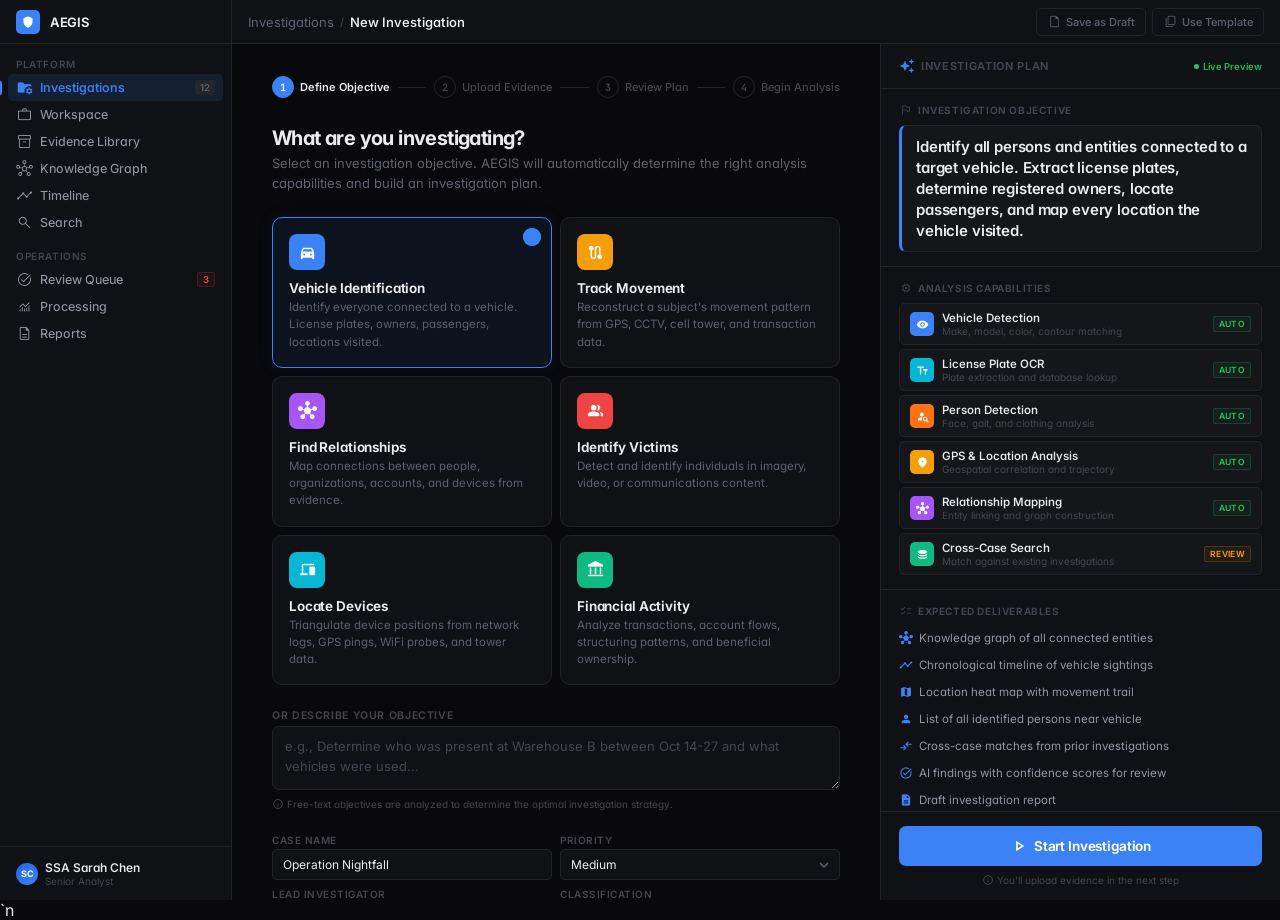
<file: aegis_landing/goal.html>
﻿<!DOCTYPE html>
<html lang="en">
<head>
<meta charset="utf-8"/>
<meta name="viewport" content="width=device-width, initial-scale=1.0"/>
<title>AEGIS — New Investigation</title>
<link rel="preconnect" href="https://fonts.googleapis.com"/>
<link rel="preconnect" href="https://fonts.gstatic.com" crossorigin/>
<link href="https://fonts.googleapis.com/css2?family=Inter:wght@350;400;450;500;550;600;700&family=JetBrains+Mono:wght@400;450;500&display=swap" rel="stylesheet"/>
<link href="https://fonts.googleapis.com/css2?family=Material+Symbols+Outlined:opsz,wght,FILL,GRAD@20..48,100..700,0..1,-50..200&display=swap" rel="stylesheet"/>
<style>
:root{
  --bg-base:#09090b;--bg-surface:#0f1115;--bg-raised:#151619;--bg-elevated:#1a1b1f;
  --bg-hover:#1f2024;--bg-active:#25262b;
  --border:#232429;--border-light:#2a2b31;
  --text-primary:#ececee;--text-secondary:#9395a1;--text-tertiary:#5e606d;--text-muted:#44464f;
  --accent:#3b82f6;--accent-dim:#2563eb;--accent-glow:rgba(59,130,246,0.08);--accent-subtle:rgba(59,130,246,0.12);--accent-border:rgba(59,130,246,0.25);
  --critical:#ef4444;--critical-bg:rgba(239,68,68,0.06);--critical-border:rgba(239,68,68,0.2);
  --success:#22c55e;--success-bg:rgba(34,197,94,0.06);--success-border:rgba(34,197,94,0.2);
  --high:#f59e0b;--high-bg:rgba(245,158,11,0.06);--high-border:rgba(245,158,11,0.2);
  --purple:#a855f7;--purple-bg:rgba(168,85,247,0.06);--purple-border:rgba(168,85,247,0.2);
  --cyan:#06b6d4;--orange:#f97316;--pink:#ec4899;--emerald:#10b981;
  --sidebar-w:232px;--topbar-h:44px;--radius-sm:5px;--radius-md:7px;--radius-lg:10px;
}
*{margin:0;padding:0;box-sizing:border-box}
body{font-family:'Inter',-apple-system,system-ui,sans-serif;background:var(--bg-base);color:var(--text-primary);height:100vh;overflow:hidden;-webkit-font-smoothing:antialiased;font-feature-settings:'cv02','cv03','cv04','cv11'}
.shell{display:flex;height:100vh}

/* ═══ Sidebar ═══ */
.sidebar{width:var(--sidebar-w);background:var(--bg-surface);border-right:1px solid var(--border);display:flex;flex-direction:column;flex-shrink:0;user-select:none}
.sidebar-brand{height:var(--topbar-h);display:flex;align-items:center;padding:0 16px;gap:10px;border-bottom:1px solid var(--border)}
.sidebar-brand .bi{width:24px;height:24px;background:var(--accent);border-radius:5px;display:flex;align-items:center;justify-content:center}
.sidebar-brand .bi .material-symbols-outlined{font-size:14px;color:#fff;font-variation-settings:'FILL' 1}
.sidebar-brand .bt{font-size:13px;font-weight:650;letter-spacing:-0.02em}
.ss{padding:6px 8px 0}.sl{font-size:10px;font-weight:600;color:var(--text-muted);letter-spacing:0.06em;text-transform:uppercase;padding:8px 8px 4px}
.si{display:flex;align-items:center;gap:7px;padding:5px 8px;border-radius:var(--radius-sm);cursor:pointer;font-size:12.5px;font-weight:450;color:var(--text-secondary);transition:all 100ms;text-decoration:none;position:relative}
.si:hover{background:var(--bg-hover);color:var(--text-primary)}
.si.a{background:var(--accent-subtle);color:var(--accent);font-weight:550}
.si.a::before{content:'';position:absolute;left:-8px;top:50%;transform:translateY(-50%);width:2px;height:14px;background:var(--accent);border-radius:0 2px 2px 0}
.si .material-symbols-outlined{font-size:17px;font-variation-settings:'wght' 300,'FILL' 0}
.si.a .material-symbols-outlined{font-variation-settings:'wght' 400,'FILL' 1}
.si .bd{margin-left:auto;font-size:9.5px;font-weight:600;color:var(--text-tertiary);background:var(--bg-active);padding:0 5px;border-radius:3px;height:15px;display:flex;align-items:center}
.si .bd.al{background:var(--critical-bg);color:var(--critical);border:1px solid var(--critical-border)}
.sf{margin-top:auto;border-top:1px solid var(--border);padding:8px}
.su{display:flex;align-items:center;gap:7px;padding:5px 8px;border-radius:var(--radius-sm);cursor:pointer}
.su .av{width:22px;height:22px;border-radius:50%;background:linear-gradient(135deg,var(--accent-dim),var(--accent));display:flex;align-items:center;justify-content:center;font-size:9px;font-weight:700;color:#fff}
.su .un{font-size:12px;font-weight:550}.su .ur{font-size:10px;color:var(--text-muted)}

.main{flex:1;display:flex;flex-direction:column;overflow:hidden;min-width:0}

/* ═══ Topbar ═══ */
.topbar{height:var(--topbar-h);border-bottom:1px solid var(--border);display:flex;align-items:center;padding:0 16px;gap:8px;flex-shrink:0;background:var(--bg-surface)}
.bc{display:flex;align-items:center;gap:6px;font-size:13px}
.bc .d{color:var(--text-tertiary)}.bc .s{color:var(--text-muted);font-size:11px}.bc .c{color:var(--text-primary);font-weight:550}
.tb-right{margin-left:auto;display:flex;align-items:center;gap:6px}
.tb-btn{height:28px;padding:0 10px;display:flex;align-items:center;gap:4px;border-radius:var(--radius-sm);border:1px solid var(--border);background:none;color:var(--text-tertiary);font-size:11px;font-weight:500;cursor:pointer;font-family:inherit;transition:all 100ms}
.tb-btn:hover{border-color:var(--border-light);color:var(--text-secondary);background:var(--bg-hover)}
.tb-btn .material-symbols-outlined{font-size:15px;font-variation-settings:'wght' 300}

/* ═══ Main content: two-column ═══ */
.goal-layout{flex:1;display:flex;overflow:hidden}

/* ── Left: Goal Selection ── */
.goal-left{
  flex:1;overflow-y:auto;padding:32px 40px 48px;
  display:flex;flex-direction:column;align-items:center;
  min-width:0;
}
.goal-left::-webkit-scrollbar{width:5px}
.goal-left::-webkit-scrollbar-track{background:transparent}
.goal-left::-webkit-scrollbar-thumb{background:var(--border);border-radius:3px}

.gl-inner{width:100%;max-width:620px}

/* Step indicator */
.step-bar{display:flex;align-items:center;gap:0;margin-bottom:28px}
.step{display:flex;align-items:center;gap:6px}
.step .s-num{
  width:22px;height:22px;border-radius:50%;
  display:flex;align-items:center;justify-content:center;
  font-family:'JetBrains Mono',monospace;font-size:10px;font-weight:600;
  border:1.5px solid var(--border);color:var(--text-muted);
  transition:all 200ms;
}
.step.active .s-num{background:var(--accent);border-color:var(--accent);color:#fff}
.step.done .s-num{background:var(--success);border-color:var(--success);color:#fff}
.step .s-label{font-size:11px;font-weight:500;color:var(--text-muted);transition:color 200ms}
.step.active .s-label{color:var(--text-primary);font-weight:600}
.step.done .s-label{color:var(--success)}
.step-line{flex:1;height:1px;background:var(--border);margin:0 8px}
.step-line.done-line{background:var(--success)}

.gl-title{font-size:20px;font-weight:700;letter-spacing:-0.03em;margin-bottom:4px}
.gl-subtitle{font-size:13px;color:var(--text-tertiary);margin-bottom:24px;line-height:1.5}

/* Goal cards grid */
.goal-grid{display:grid;grid-template-columns:1fr 1fr;gap:8px;margin-bottom:24px}

.goal-card{
  padding:16px;border-radius:var(--radius-lg);
  border:1.5px solid var(--border);background:var(--bg-surface);
  cursor:pointer;transition:all 180ms;position:relative;overflow:hidden;
}
.goal-card:hover{border-color:var(--border-light);background:var(--bg-raised);transform:translateY(-1px)}
.goal-card.selected{border-color:var(--accent);background:var(--accent-glow);box-shadow:0 0 20px rgba(59,130,246,0.06)}
.goal-card.selected::after{
  content:'';position:absolute;top:10px;right:10px;
  width:18px;height:18px;border-radius:50%;
  background:var(--accent);
  display:flex;align-items:center;justify-content:center;
}

.goal-card .gc-icon{
  width:36px;height:36px;border-radius:8px;
  display:flex;align-items:center;justify-content:center;
  margin-bottom:10px;transition:transform 200ms;
}
.goal-card:hover .gc-icon{transform:scale(1.05)}
.goal-card .gc-icon .material-symbols-outlined{font-size:19px;color:#fff;font-variation-settings:'FILL' 1}

.goal-card .gc-title{font-size:13.5px;font-weight:650;color:var(--text-primary);letter-spacing:-0.01em;margin-bottom:3px}
.goal-card .gc-desc{font-size:11.5px;color:var(--text-tertiary);line-height:1.5}

/* Checkmark overlay for selected */
.goal-card .gc-check{
  position:absolute;top:10px;right:10px;
  width:18px;height:18px;border-radius:50%;
  background:var(--accent);display:none;
  align-items:center;justify-content:center;
}
.goal-card.selected .gc-check{display:flex}
.goal-card .gc-check .material-symbols-outlined{font-size:12px;color:#fff;font-variation-settings:'FILL' 1,'wght' 600}

/* Custom goal input */
.custom-goal{margin-bottom:24px}
.custom-goal label{font-size:10.5px;font-weight:600;color:var(--text-muted);text-transform:uppercase;letter-spacing:0.06em;display:block;margin-bottom:4px}
.custom-goal textarea{
  width:100%;padding:10px 12px;min-height:64px;resize:vertical;
  background:var(--bg-surface);border:1px solid var(--border);
  border-radius:var(--radius-md);color:var(--text-primary);
  font-size:13px;font-family:inherit;line-height:1.5;
  outline:none;transition:border-color 200ms;
}
.custom-goal textarea::placeholder{color:var(--text-muted)}
.custom-goal textarea:focus{border-color:var(--accent)}
.custom-goal .cg-hint{font-size:10px;color:var(--text-muted);margin-top:4px;display:flex;align-items:center;gap:3px}
.custom-goal .cg-hint .material-symbols-outlined{font-size:12px}

/* Case details row */
.case-details{
  display:grid;grid-template-columns:1fr 1fr;gap:8px;margin-bottom:20px;
}
.cd-field{display:flex;flex-direction:column;gap:3px}
.cd-field label{font-size:10px;font-weight:600;color:var(--text-muted);text-transform:uppercase;letter-spacing:0.05em}
.cd-field input,.cd-field select{
  padding:7px 10px;background:var(--bg-surface);border:1px solid var(--border);
  border-radius:var(--radius-sm);color:var(--text-primary);font-size:12px;
  font-family:inherit;outline:none;transition:border-color 150ms;
}
.cd-field input:focus,.cd-field select:focus{border-color:var(--accent)}
.cd-field select{appearance:none;background-image:url("data:image/svg+xml,%3Csvg xmlns='http://www.w3.org/2000/svg' width='10' height='6' viewBox='0 0 10 6'%3E%3Cpath d='M1 1l4 4 4-4' fill='none' stroke='%235e606d' stroke-width='1.5'/%3E%3C/svg%3E");background-repeat:no-repeat;background-position:right 10px center;padding-right:28px}
.cd-field select option{background:var(--bg-elevated);color:var(--text-primary)}

/* ── Right: Plan Preview ── */
.goal-right{
  width:400px;background:var(--bg-surface);border-left:1px solid var(--border);
  display:flex;flex-direction:column;flex-shrink:0;overflow:hidden;
  transition:opacity 300ms;
}

.gr-header{
  padding:14px 18px;border-bottom:1px solid var(--border);flex-shrink:0;
  display:flex;align-items:center;gap:6px;
}
.gr-header .material-symbols-outlined{font-size:16px;color:var(--accent);font-variation-settings:'FILL' 1}
.gr-header .grh-title{font-size:11px;font-weight:650;text-transform:uppercase;letter-spacing:0.06em;color:var(--text-muted)}
.gr-header .grh-live{
  margin-left:auto;display:flex;align-items:center;gap:4px;
  font-size:9.5px;font-weight:550;color:var(--success);
}
.gr-header .grh-dot{width:5px;height:5px;background:var(--success);border-radius:50%;animation:pulse-dot 2s ease-in-out infinite}
@keyframes pulse-dot{0%,100%{opacity:1}50%{opacity:0.4}}

.gr-scroll{flex:1;overflow-y:auto;padding:0}
.gr-scroll::-webkit-scrollbar{width:4px}
.gr-scroll::-webkit-scrollbar-track{background:transparent}
.gr-scroll::-webkit-scrollbar-thumb{background:var(--border);border-radius:2px}

/* Plan sections */
.plan-sec{padding:14px 18px;border-bottom:1px solid var(--border)}
.plan-sec:last-child{border-bottom:none}

.ps-title{
  font-size:10px;font-weight:650;color:var(--text-muted);
  text-transform:uppercase;letter-spacing:0.06em;margin-bottom:8px;
  display:flex;align-items:center;gap:5px;
}
.ps-title .material-symbols-outlined{font-size:14px;font-variation-settings:'wght' 300}

/* Objective */
.obj-text{
  font-size:15px;font-weight:600;color:var(--text-primary);
  line-height:1.4;letter-spacing:-0.01em;
  padding:10px 14px;background:var(--bg-raised);border:1px solid var(--border);
  border-radius:var(--radius-md);border-left:3px solid var(--accent);
}

/* Capability pills */
.cap-list{display:flex;flex-direction:column;gap:4px}
.cap-item{
  display:flex;align-items:center;gap:8px;
  padding:7px 10px;border-radius:var(--radius-sm);
  background:var(--bg-raised);border:1px solid var(--border);
  transition:all 100ms;
}
.cap-item:hover{border-color:var(--border-light)}
.cap-item .ci-icon{
  width:24px;height:24px;border-radius:5px;
  display:flex;align-items:center;justify-content:center;flex-shrink:0;
}
.cap-item .ci-icon .material-symbols-outlined{font-size:13px;color:#fff;font-variation-settings:'FILL' 1}
.cap-item .ci-name{font-size:11.5px;font-weight:550;color:var(--text-primary)}
.cap-item .ci-desc{font-size:10px;color:var(--text-muted)}
.cap-item .ci-auto{
  margin-left:auto;font-size:8.5px;font-weight:600;
  text-transform:uppercase;letter-spacing:0.04em;
  padding:2px 5px;border-radius:2px;flex-shrink:0;
}
.cap-item .ci-auto.auto{color:var(--success);background:var(--success-bg);border:1px solid var(--success-border)}
.cap-item .ci-auto.review{color:var(--high);background:var(--high-bg);border:1px solid var(--high-border)}

/* Deliverables */
.del-list{display:flex;flex-direction:column;gap:3px}
.del-item{
  display:flex;align-items:center;gap:6px;
  padding:5px 0;font-size:11.5px;color:var(--text-secondary);
}
.del-item .material-symbols-outlined{font-size:14px;color:var(--accent);font-variation-settings:'FILL' 1,'wght' 400}

/* Processing estimate */
.est-grid{display:grid;grid-template-columns:1fr 1fr;gap:6px}
.est-card{
  padding:10px 12px;border-radius:var(--radius-sm);
  background:var(--bg-raised);border:1px solid var(--border);
  text-align:center;
}
.est-card .ec-val{font-family:'JetBrains Mono',monospace;font-size:18px;font-weight:600;color:var(--text-primary);margin-bottom:2px}
.est-card .ec-label{font-size:9.5px;font-weight:500;color:var(--text-muted);text-transform:uppercase;letter-spacing:0.04em}
.est-card .ec-val.accent{color:var(--accent)}
.est-card .ec-val.success{color:var(--success)}

/* Start button */
.gr-footer{
  padding:14px 18px;border-top:1px solid var(--border);
  flex-shrink:0;display:flex;flex-direction:column;gap:8px;
}

.start-btn{
  width:100%;padding:11px 0;border-radius:var(--radius-md);
  background:var(--accent);color:#fff;border:none;
  font-size:13.5px;font-weight:650;font-family:inherit;
  cursor:pointer;transition:all 180ms;letter-spacing:-0.01em;
  display:flex;align-items:center;justify-content:center;gap:6px;
}
.start-btn:hover{background:var(--accent-dim);box-shadow:0 0 20px rgba(59,130,246,0.15)}
.start-btn .material-symbols-outlined{font-size:18px;font-variation-settings:'wght' 500}
.start-btn:disabled{opacity:0.3;cursor:not-allowed}

.start-hint{font-size:10px;color:var(--text-muted);text-align:center;display:flex;align-items:center;justify-content:center;gap:3px}
.start-hint .material-symbols-outlined{font-size:12px}

/* Empty plan state */
.plan-empty{
  flex:1;display:flex;flex-direction:column;align-items:center;justify-content:center;
  padding:40px;text-align:center;
}
.plan-empty .material-symbols-outlined{font-size:40px;color:var(--text-muted);font-variation-settings:'wght' 100;margin-bottom:10px}
.plan-empty .pe-title{font-size:13px;font-weight:550;color:var(--text-tertiary);margin-bottom:4px}
.plan-empty .pe-desc{font-size:11.5px;color:var(--text-muted);line-height:1.5}

/* ═══ Animations ═══ */
@keyframes slideUp{from{opacity:0;transform:translateY(8px)}to{opacity:1;transform:translateY(0)}}
.plan-sec{animation:slideUp 200ms ease both}
.plan-sec:nth-child(2){animation-delay:50ms}
.plan-sec:nth-child(3){animation-delay:100ms}
.plan-sec:nth-child(4){animation-delay:150ms}
</style>
</head>
<body>
<div class="shell">

  <!-- Sidebar -->
  <aside class="sidebar">
    <div class="sidebar-brand"><div class="bi"><span class="material-symbols-outlined">shield</span></div><span class="bt">AEGIS</span></div>
    <div class="ss">
      <div class="sl">Platform</div>
      <a class="si a" href="index.html"><span class="material-symbols-outlined">folder_managed</span>Investigations<span class="bd">12</span></a>
      <a class="si" href="workspace.html"><span class="material-symbols-outlined">work</span>Workspace</a>
      <a class="si" href="#"><span class="material-symbols-outlined">inventory_2</span>Evidence Library</a>
      <a class="si" href="knowledge-graph.html"><span class="material-symbols-outlined">hub</span>Knowledge Graph</a>
      <a class="si" href="timeline.html"><span class="material-symbols-outlined">timeline</span>Timeline</a>
      <a class="si" href="search.html"><span class="material-symbols-outlined">search</span>Search</a>
    </div>
    <div class="ss">
      <div class="sl">Operations</div>
      <a class="si" href="review.html"><span class="material-symbols-outlined">task_alt</span>Review Queue<span class="bd al">3</span></a>
      <a class="si" href="processing.html"><span class="material-symbols-outlined">monitoring</span>Processing</a>
      <a class="si" href="report.html"><span class="material-symbols-outlined">description</span>Reports</a>
    </div>
    <div class="sf"><div class="su"><div class="av">SC</div><div><div class="un">SSA Sarah Chen</div><div class="ur">Senior Analyst</div></div></div></div>
  </aside>

  <div class="main">
    <!-- Topbar -->
    <header class="topbar">
      <div class="bc">
        <span class="d">Investigations</span><span class="s">/</span>
        <span class="c">New Investigation</span>
      </div>
      <div class="tb-right">
        <button class="tb-btn"><span class="material-symbols-outlined">draft</span>Save as Draft</button>
        <button class="tb-btn"><span class="material-symbols-outlined">content_copy</span>Use Template</button>
      </div>
    </header>

    <div class="goal-layout">

      <!-- Left: Goal Selection -->
      <div class="goal-left">
        <div class="gl-inner">

          <!-- Progress steps -->
          <div class="step-bar">
            <div class="step active"><span class="s-num">1</span><span class="s-label">Define Objective</span></div>
            <div class="step-line"></div>
            <div class="step"><span class="s-num">2</span><span class="s-label">Upload Evidence</span></div>
            <div class="step-line"></div>
            <div class="step"><span class="s-num">3</span><span class="s-label">Review Plan</span></div>
            <div class="step-line"></div>
            <div class="step"><span class="s-num">4</span><span class="s-label">Begin Analysis</span></div>
          </div>

          <div class="gl-title">What are you investigating?</div>
          <div class="gl-subtitle">Select an investigation objective. AEGIS will automatically determine the right analysis capabilities and build an investigation plan.</div>

          <!-- Goal Cards -->
          <div class="goal-grid">

            <div class="goal-card selected" data-goal="vehicle" onclick="selectGoal(this)">
              <div class="gc-check"><span class="material-symbols-outlined">check</span></div>
              <div class="gc-icon" style="background:var(--accent)"><span class="material-symbols-outlined">directions_car</span></div>
              <div class="gc-title">Vehicle Identification</div>
              <div class="gc-desc">Identify everyone connected to a vehicle. License plates, owners, passengers, locations visited.</div>
            </div>

            <div class="goal-card" data-goal="movement" onclick="selectGoal(this)">
              <div class="gc-check"><span class="material-symbols-outlined">check</span></div>
              <div class="gc-icon" style="background:var(--high)"><span class="material-symbols-outlined">route</span></div>
              <div class="gc-title">Track Movement</div>
              <div class="gc-desc">Reconstruct a subject's movement pattern from GPS, CCTV, cell tower, and transaction data.</div>
            </div>

            <div class="goal-card" data-goal="relationships" onclick="selectGoal(this)">
              <div class="gc-check"><span class="material-symbols-outlined">check</span></div>
              <div class="gc-icon" style="background:var(--purple)"><span class="material-symbols-outlined">hub</span></div>
              <div class="gc-title">Find Relationships</div>
              <div class="gc-desc">Map connections between people, organizations, accounts, and devices from evidence.</div>
            </div>

            <div class="goal-card" data-goal="victims" onclick="selectGoal(this)">
              <div class="gc-check"><span class="material-symbols-outlined">check</span></div>
              <div class="gc-icon" style="background:var(--critical)"><span class="material-symbols-outlined">group</span></div>
              <div class="gc-title">Identify Victims</div>
              <div class="gc-desc">Detect and identify individuals in imagery, video, or communications content.</div>
            </div>

            <div class="goal-card" data-goal="devices" onclick="selectGoal(this)">
              <div class="gc-check"><span class="material-symbols-outlined">check</span></div>
              <div class="gc-icon" style="background:var(--cyan)"><span class="material-symbols-outlined">devices</span></div>
              <div class="gc-title">Locate Devices</div>
              <div class="gc-desc">Triangulate device positions from network logs, GPS pings, WiFi probes, and tower data.</div>
            </div>

            <div class="goal-card" data-goal="financial" onclick="selectGoal(this)">
              <div class="gc-check"><span class="material-symbols-outlined">check</span></div>
              <div class="gc-icon" style="background:var(--emerald)"><span class="material-symbols-outlined">account_balance</span></div>
              <div class="gc-title">Financial Activity</div>
              <div class="gc-desc">Analyze transactions, account flows, structuring patterns, and beneficial ownership.</div>
            </div>

          </div>

          <!-- Custom goal -->
          <div class="custom-goal">
            <label for="customGoal">Or describe your objective</label>
            <textarea id="customGoal" placeholder="e.g., Determine who was present at Warehouse B between Oct 14-27 and what vehicles were used..."></textarea>
            <div class="cg-hint"><span class="material-symbols-outlined">info</span>Free-text objectives are analyzed to determine the optimal investigation strategy.</div>
          </div>

          <!-- Case details -->
          <div class="case-details">
            <div class="cd-field">
              <label>Case Name</label>
              <input type="text" value="Operation Nightfall" placeholder="Enter case name..."/>
            </div>
            <div class="cd-field">
              <label>Priority</label>
              <select>
                <option value="critical">Critical</option>
                <option value="high">High</option>
                <option value="medium" selected>Medium</option>
                <option value="low">Low</option>
              </select>
            </div>
            <div class="cd-field">
              <label>Lead Investigator</label>
              <input type="text" value="SSA Sarah Chen"/>
            </div>
            <div class="cd-field">
              <label>Classification</label>
              <select>
                <option>Law Enforcement Sensitive</option>
                <option>For Official Use Only</option>
                <option>Sensitive But Unclassified</option>
                <option>Unclassified</option>
              </select>
            </div>
          </div>

        </div>
      </div>

      <!-- Right: Investigation Plan Preview -->
      <div class="goal-right" id="planPanel">

        <div class="gr-header">
          <span class="material-symbols-outlined">auto_awesome</span>
          <span class="grh-title">Investigation Plan</span>
          <div class="grh-live"><span class="grh-dot"></span>Live Preview</div>
        </div>

        <div class="gr-scroll" id="planScroll">

          <!-- Objective -->
          <div class="plan-sec">
            <div class="ps-title"><span class="material-symbols-outlined">flag</span>Investigation Objective</div>
            <div class="obj-text" id="objText">Identify all persons and entities connected to a target vehicle. Extract license plates, determine registered owners, locate passengers, and map every location the vehicle visited.</div>
          </div>

          <!-- AI Capabilities -->
          <div class="plan-sec">
            <div class="ps-title"><span class="material-symbols-outlined">memory</span>Analysis Capabilities</div>
            <div class="cap-list" id="capList">
              <div class="cap-item">
                <div class="ci-icon" style="background:var(--accent)"><span class="material-symbols-outlined">visibility</span></div>
                <div><div class="ci-name">Vehicle Detection</div><div class="ci-desc">Make, model, color, contour matching</div></div>
                <span class="ci-auto auto">Auto</span>
              </div>
              <div class="cap-item">
                <div class="ci-icon" style="background:var(--cyan)"><span class="material-symbols-outlined">text_fields</span></div>
                <div><div class="ci-name">License Plate OCR</div><div class="ci-desc">Plate extraction and database lookup</div></div>
                <span class="ci-auto auto">Auto</span>
              </div>
              <div class="cap-item">
                <div class="ci-icon" style="background:var(--orange)"><span class="material-symbols-outlined">person_search</span></div>
                <div><div class="ci-name">Person Detection</div><div class="ci-desc">Face, gait, and clothing analysis</div></div>
                <span class="ci-auto auto">Auto</span>
              </div>
              <div class="cap-item">
                <div class="ci-icon" style="background:var(--high)"><span class="material-symbols-outlined">location_on</span></div>
                <div><div class="ci-name">GPS & Location Analysis</div><div class="ci-desc">Geospatial correlation and trajectory</div></div>
                <span class="ci-auto auto">Auto</span>
              </div>
              <div class="cap-item">
                <div class="ci-icon" style="background:var(--purple)"><span class="material-symbols-outlined">hub</span></div>
                <div><div class="ci-name">Relationship Mapping</div><div class="ci-desc">Entity linking and graph construction</div></div>
                <span class="ci-auto auto">Auto</span>
              </div>
              <div class="cap-item">
                <div class="ci-icon" style="background:var(--emerald)"><span class="material-symbols-outlined">database</span></div>
                <div><div class="ci-name">Cross-Case Search</div><div class="ci-desc">Match against existing investigations</div></div>
                <span class="ci-auto review">Review</span>
              </div>
            </div>
          </div>

          <!-- Deliverables -->
          <div class="plan-sec">
            <div class="ps-title"><span class="material-symbols-outlined">checklist</span>Expected Deliverables</div>
            <div class="del-list" id="delList">
              <div class="del-item"><span class="material-symbols-outlined">hub</span>Knowledge graph of all connected entities</div>
              <div class="del-item"><span class="material-symbols-outlined">timeline</span>Chronological timeline of vehicle sightings</div>
              <div class="del-item"><span class="material-symbols-outlined">map</span>Location heat map with movement trail</div>
              <div class="del-item"><span class="material-symbols-outlined">person</span>List of all identified persons near vehicle</div>
              <div class="del-item"><span class="material-symbols-outlined">compare_arrows</span>Cross-case matches from prior investigations</div>
              <div class="del-item"><span class="material-symbols-outlined">task_alt</span>AI findings with confidence scores for review</div>
              <div class="del-item"><span class="material-symbols-outlined">description</span>Draft investigation report</div>
            </div>
          </div>

          <!-- Estimates -->
          <div class="plan-sec">
            <div class="ps-title"><span class="material-symbols-outlined">schedule</span>Estimated Processing</div>
            <div class="est-grid" id="estGrid">
              <div class="est-card"><div class="ec-val accent">~3 min</div><div class="ec-label">Per 100 images</div></div>
              <div class="est-card"><div class="ec-val accent">~8 min</div><div class="ec-label">Per video hour</div></div>
              <div class="est-card"><div class="ec-val success">6</div><div class="ec-label">Capabilities</div></div>
              <div class="est-card"><div class="ec-val success">7</div><div class="ec-label">Deliverables</div></div>
            </div>
          </div>

        </div>

        <!-- Start button -->
        <div class="gr-footer">
          <button class="start-btn" id="startBtn">
            <span class="material-symbols-outlined">play_arrow</span>
            Start Investigation
          </button>
          <div class="start-hint"><span class="material-symbols-outlined">info</span>You'll upload evidence in the next step</div>
        </div>

      </div>

    </div>
  </div>
</div>

<script>
const goalData = {
  vehicle: {
    obj: 'Identify all persons and entities connected to a target vehicle. Extract license plates, determine registered owners, locate passengers, and map every location the vehicle visited.',
    caps: [
      { icon: 'visibility', bg: 'var(--accent)', name: 'Vehicle Detection', desc: 'Make, model, color, contour matching', mode: 'auto' },
      { icon: 'text_fields', bg: 'var(--cyan)', name: 'License Plate OCR', desc: 'Plate extraction and database lookup', mode: 'auto' },
      { icon: 'person_search', bg: 'var(--orange)', name: 'Person Detection', desc: 'Face, gait, and clothing analysis', mode: 'auto' },
      { icon: 'location_on', bg: 'var(--high)', name: 'GPS & Location Analysis', desc: 'Geospatial correlation and trajectory', mode: 'auto' },
      { icon: 'hub', bg: 'var(--purple)', name: 'Relationship Mapping', desc: 'Entity linking and graph construction', mode: 'auto' },
      { icon: 'database', bg: 'var(--emerald)', name: 'Cross-Case Search', desc: 'Match against existing investigations', mode: 'review' },
    ],
    dels: ['Knowledge graph of all connected entities', 'Chronological timeline of vehicle sightings', 'Location heat map with movement trail', 'List of all identified persons near vehicle', 'Cross-case matches from prior investigations', 'AI findings with confidence scores for review', 'Draft investigation report'],
    est: { t1: '~3 min', l1: 'Per 100 images', t2: '~8 min', l2: 'Per video hour' }
  },
  movement: {
    obj: 'Reconstruct a subject\'s movement history using GPS data, CCTV footage, cell tower records, and financial transaction locations. Build a complete trajectory timeline.',
    caps: [
      { icon: 'location_on', bg: 'var(--high)', name: 'GPS Trajectory Analysis', desc: 'Reconstruct routes from coordinate data', mode: 'auto' },
      { icon: 'cell_tower', bg: 'var(--orange)', name: 'Cell Tower Triangulation', desc: 'Approximate location from tower pings', mode: 'auto' },
      { icon: 'visibility', bg: 'var(--accent)', name: 'CCTV Person Tracking', desc: 'Track individual across camera network', mode: 'auto' },
      { icon: 'schedule', bg: 'var(--cyan)', name: 'Temporal Correlation', desc: 'Align events across data sources', mode: 'auto' },
      { icon: 'map', bg: 'var(--emerald)', name: 'Geofence Detection', desc: 'Identify dwell zones and anomalies', mode: 'auto' },
      { icon: 'pattern', bg: 'var(--purple)', name: 'Behavioral Pattern Analysis', desc: 'Detect routines and deviations', mode: 'review' },
    ],
    dels: ['Movement timeline with precise coordinates', 'Heat map of frequently visited locations', 'Dwell time analysis at each location', 'Trajectory anomaly report', 'Cross-referenced CCTV footage index', 'AI findings for investigator review', 'Draft investigation report'],
    est: { t1: '~2 min', l1: 'Per 1K GPS points', t2: '~5 min', l2: 'Per video hour' }
  },
  relationships: {
    obj: 'Map all connections between people, organizations, financial accounts, phone numbers, email addresses, and devices found within the evidence. Build a comprehensive knowledge graph.',
    caps: [
      { icon: 'hub', bg: 'var(--purple)', name: 'Entity Extraction', desc: 'Names, orgs, accounts from documents', mode: 'auto' },
      { icon: 'link', bg: 'var(--accent)', name: 'Relationship Inference', desc: 'Determine connection type and strength', mode: 'auto' },
      { icon: 'chat', bg: 'var(--orange)', name: 'Communication Analysis', desc: 'Parse call logs, emails, messages', mode: 'auto' },
      { icon: 'account_balance', bg: 'var(--emerald)', name: 'Financial Flow Mapping', desc: 'Track money between accounts', mode: 'auto' },
      { icon: 'groups', bg: 'var(--cyan)', name: 'Community Detection', desc: 'Identify clusters and key nodes', mode: 'auto' },
      { icon: 'compare_arrows', bg: 'var(--high)', name: 'Cross-Case Matching', desc: 'Link entities across investigations', mode: 'review' },
    ],
    dels: ['Interactive knowledge graph', 'Entity directory with all attributes', 'Relationship strength matrix', 'Community structure analysis', 'Key node and broker identification', 'AI findings for investigator review', 'Draft investigation report'],
    est: { t1: '~1 min', l1: 'Per 50 documents', t2: '~4 min', l2: 'Per 1K records' }
  },
  victims: {
    obj: 'Detect and identify individuals present in imagery, video, or communications. Cross-reference against known databases and build a victim registry with associated evidence.',
    caps: [
      { icon: 'face', bg: 'var(--critical)', name: 'Face Detection & Analysis', desc: 'Detect, cluster, and estimate demographics', mode: 'auto' },
      { icon: 'person_search', bg: 'var(--orange)', name: 'Person Re-identification', desc: 'Track same person across sources', mode: 'auto' },
      { icon: 'image_search', bg: 'var(--accent)', name: 'Scene Classification', desc: 'Categorize environments and contexts', mode: 'auto' },
      { icon: 'text_fields', bg: 'var(--cyan)', name: 'Text & Document OCR', desc: 'Extract identifying information', mode: 'auto' },
      { icon: 'record_voice_over', bg: 'var(--high)', name: 'Audio Transcription', desc: 'Transcribe and analyze speech', mode: 'auto' },
      { icon: 'verified_user', bg: 'var(--emerald)', name: 'Identity Verification', desc: 'Match against reference databases', mode: 'review' },
    ],
    dels: ['Victim registry with all detected individuals', 'Evidence-linked identity profiles', 'Scene context analysis', 'Communication transcripts', 'Cross-reference results', 'AI findings for investigator review', 'Draft investigation report'],
    est: { t1: '~4 min', l1: 'Per 100 images', t2: '~12 min', l2: 'Per video hour' }
  },
  devices: {
    obj: 'Determine the physical locations of target devices using network logs, GPS pings, WiFi probe requests, Bluetooth signals, and cell tower triangulation data.',
    caps: [
      { icon: 'cell_tower', bg: 'var(--cyan)', name: 'Cell Tower Triangulation', desc: 'Multi-tower position estimation', mode: 'auto' },
      { icon: 'wifi', bg: 'var(--accent)', name: 'WiFi Probe Analysis', desc: 'SSID history and AP matching', mode: 'auto' },
      { icon: 'bluetooth', bg: 'var(--purple)', name: 'Bluetooth Proximity', desc: 'Nearby device detection', mode: 'auto' },
      { icon: 'location_on', bg: 'var(--high)', name: 'GPS Coordinate Mapping', desc: 'Precise location from device logs', mode: 'auto' },
      { icon: 'devices', bg: 'var(--orange)', name: 'Device Fingerprinting', desc: 'MAC, IMEI, serial identification', mode: 'auto' },
      { icon: 'hub', bg: 'var(--emerald)', name: 'Device-Person Linking', desc: 'Associate devices with owners', mode: 'review' },
    ],
    dels: ['Device location timeline', 'Proximity event log', 'WiFi network history', 'Device-to-person association map', 'Co-location analysis', 'AI findings for investigator review', 'Draft investigation report'],
    est: { t1: '~1 min', l1: 'Per 10K log entries', t2: '~3 min', l2: 'Per device profile' }
  },
  financial: {
    obj: 'Analyze financial transactions, identify structuring patterns, trace fund flows between accounts, and determine beneficial ownership structures across entities.',
    caps: [
      { icon: 'account_balance', bg: 'var(--emerald)', name: 'Transaction Analysis', desc: 'Pattern detection and anomaly flagging', mode: 'auto' },
      { icon: 'trending_up', bg: 'var(--high)', name: 'Structuring Detection', desc: 'Identify CTR avoidance patterns', mode: 'auto' },
      { icon: 'swap_horiz', bg: 'var(--accent)', name: 'Fund Flow Tracing', desc: 'Follow money across accounts', mode: 'auto' },
      { icon: 'corporate_fare', bg: 'var(--purple)', name: 'Beneficial Ownership', desc: 'Uncover shell company structures', mode: 'auto' },
      { icon: 'text_fields', bg: 'var(--cyan)', name: 'Document OCR', desc: 'Extract data from financial records', mode: 'auto' },
      { icon: 'gavel', bg: 'var(--orange)', name: 'Regulatory Matching', desc: 'SAR/CTR threshold analysis', mode: 'review' },
    ],
    dels: ['Transaction flow diagram', 'Anomaly report with flagged transactions', 'Beneficial ownership chart', 'Structuring pattern analysis', 'Account relationship map', 'AI findings for investigator review', 'Draft investigation report'],
    est: { t1: '~30 sec', l1: 'Per 1K transactions', t2: '~2 min', l2: 'Per account profile' }
  },
};

const delIcons = ['hub', 'timeline', 'map', 'person', 'compare_arrows', 'task_alt', 'description'];

function selectGoal(card) {
  document.querySelectorAll('.goal-card').forEach(c => c.classList.remove('selected'));
  card.classList.add('selected');
  const goal = card.dataset.goal;
  updatePlan(goal);
}

function updatePlan(goal) {
  const d = goalData[goal];
  if (!d) return;

  // Objective
  document.getElementById('objText').textContent = d.obj;

  // Capabilities
  const capList = document.getElementById('capList');
  capList.innerHTML = d.caps.map(c => `
    <div class="cap-item">
      <div class="ci-icon" style="background:${c.bg}"><span class="material-symbols-outlined">${c.icon}</span></div>
      <div><div class="ci-name">${c.name}</div><div class="ci-desc">${c.desc}</div></div>
      <span class="ci-auto ${c.mode}">${c.mode === 'auto' ? 'Auto' : 'Review'}</span>
    </div>
  `).join('');

  // Deliverables
  const delList = document.getElementById('delList');
  delList.innerHTML = d.dels.map((del, i) => `
    <div class="del-item"><span class="material-symbols-outlined">${delIcons[i] || 'check_circle'}</span>${del}</div>
  `).join('');

  // Estimates
  const estGrid = document.getElementById('estGrid');
  estGrid.innerHTML = `
    <div class="est-card"><div class="ec-val accent">${d.est.t1}</div><div class="ec-label">${d.est.l1}</div></div>
    <div class="est-card"><div class="ec-val accent">${d.est.t2}</div><div class="ec-label">${d.est.l2}</div></div>
    <div class="est-card"><div class="ec-val success">${d.caps.length}</div><div class="ec-label">Capabilities</div></div>
    <div class="est-card"><div class="ec-val success">${d.dels.length}</div><div class="ec-label">Deliverables</div></div>
  `;

  // Re-trigger animations
  document.querySelectorAll('.plan-sec').forEach((sec, i) => {
    sec.style.animation = 'none';
    sec.offsetHeight;
    sec.style.animation = `slideUp 200ms ease both ${i * 50}ms`;
  });
}

// Start button
document.getElementById('startBtn').addEventListener('click', () => {
  const btn = document.getElementById('startBtn');
  btn.innerHTML = '<span class="material-symbols-outlined">check</span> Investigation Created';
  btn.style.background = 'var(--success)';
  btn.disabled = true;

  // Advance step
  const steps = document.querySelectorAll('.step');
  steps[0].classList.remove('active');
  steps[0].classList.add('done');
  steps[0].querySelector('.s-num').innerHTML = '<span class="material-symbols-outlined" style="font-size:12px;font-variation-settings:\'FILL\' 1">check</span>';
  steps[1].classList.add('active');
  document.querySelector('.step-line').classList.add('done-line');
});
</script>
<script src="nav.js"></script>`n</body>
</html>
</file>
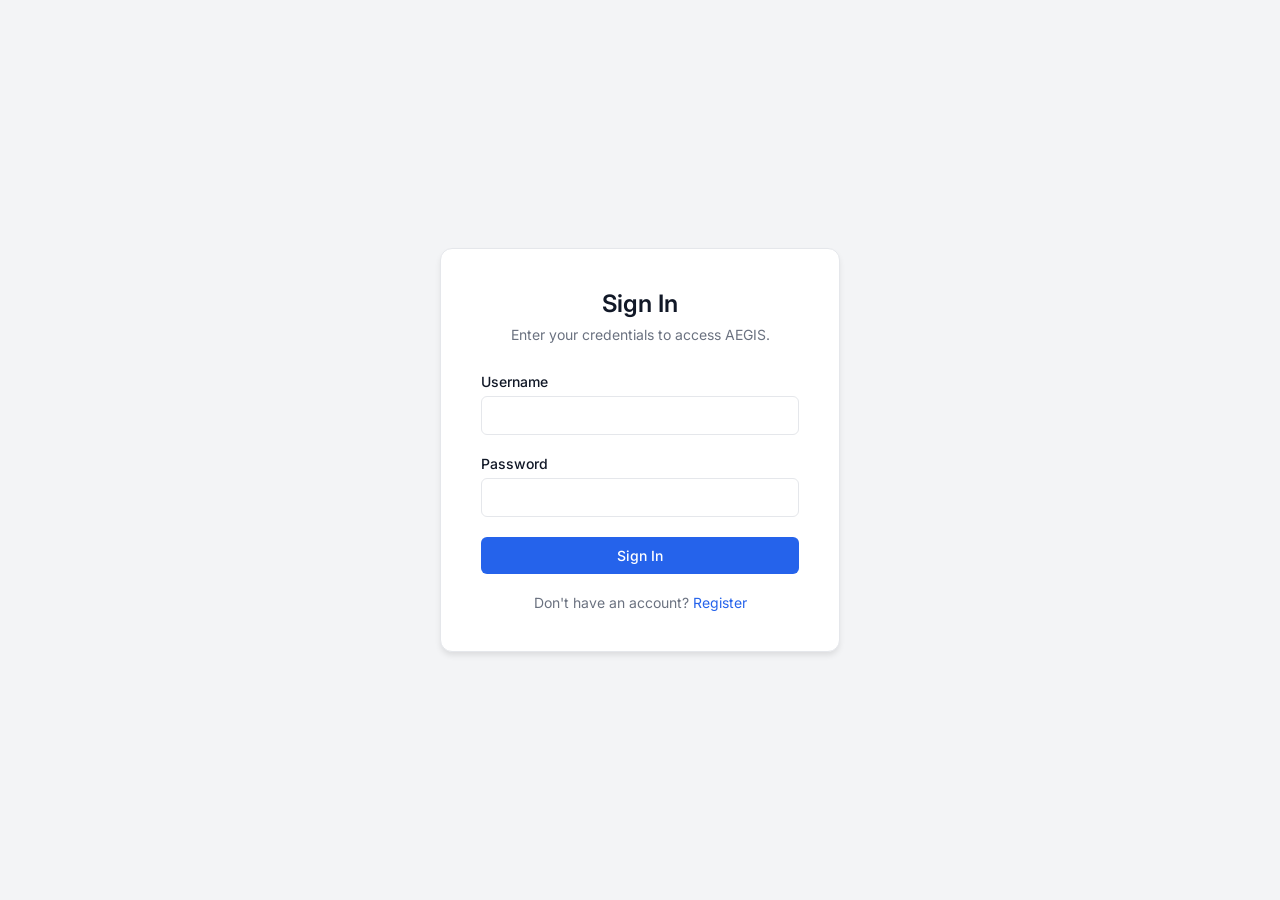
<file: aegis_landing/knowledge-graph.html>
<!DOCTYPE html>
<html lang="en">
<head>
<meta charset="utf-8"/>
<meta name="viewport" content="width=device-width, initial-scale=1.0"/>
<title>AEGIS — Knowledge Graph</title>
<link rel="preconnect" href="https://fonts.googleapis.com"/>
<link rel="preconnect" href="https://fonts.gstatic.com" crossorigin/>
<link href="https://fonts.googleapis.com/css2?family=Inter:wght@350;400;450;500;550;600;700&family=JetBrains+Mono:wght@400;450;500&display=swap" rel="stylesheet"/>
<link href="https://fonts.googleapis.com/css2?family=Material+Symbols+Outlined:opsz,wght,FILL,GRAD@20..48,100..700,0..1,-50..200&display=swap" rel="stylesheet"/>
<script>
    const token = localStorage.getItem('aegis_token');
    if (!token && !window.location.href.includes('login.html')) {
        window.location.href = 'login.html';
    }
    const originalFetch = window.fetch;
    window.fetch = async function() {
        let [resource, config] = arguments;
        if (!config) config = {};
        if (!config.headers) config.headers = {};
        const storedToken = localStorage.getItem('aegis_token');
        if (storedToken) {
            config.headers['Authorization'] = `Bearer ${storedToken}`;
        }
        const response = await originalFetch(resource, config);
        if (response.status === 401) {
            localStorage.removeItem('aegis_token');
            window.location.href = 'login.html';
        }
        return response;
    };
</script>
<style>
:root {
  --bg-base:#09090b;--bg-surface:#0f1115;--bg-raised:#151619;--bg-elevated:#1a1b1f;
  --bg-hover:#1f2024;--bg-active:#25262b;--bg-deep:#050507;
  --border:#232429;--border-light:#2a2b31;
  --text-primary:#ececee;--text-secondary:#9395a1;--text-tertiary:#5e606d;--text-muted:#44464f;
  --accent:#3b82f6;--accent-dim:#2563eb;--accent-glow:rgba(59,130,246,0.08);--accent-subtle:rgba(59,130,246,0.12);--accent-border:rgba(59,130,246,0.25);
  --critical:#ef4444;--critical-bg:rgba(239,68,68,0.08);--critical-border:rgba(239,68,68,0.2);
  --success:#22c55e;--success-bg:rgba(34,197,94,0.06);--success-border:rgba(34,197,94,0.2);
  --high:#f59e0b;--high-bg:rgba(245,158,11,0.06);
  --orange:#f97316;--purple:#a855f7;--cyan:#06b6d4;--pink:#ec4899;--emerald:#10b981;--rose:#f43f5e;
  --n-person:#f97316;--n-vehicle:#3b82f6;--n-device:#06b6d4;--n-account:#a855f7;
  --n-email:#ec4899;--n-phone:#10b981;--n-location:#f59e0b;--n-evidence:#6b7280;
  --sidebar-w:232px;--topbar-h:44px;--detail-w:340px;--radius-sm:5px;--radius-md:7px;
}
*{margin:0;padding:0;box-sizing:border-box}
body{font-family:'Inter',-apple-system,system-ui,sans-serif;background:var(--bg-base);color:var(--text-primary);height:100vh;overflow:hidden;-webkit-font-smoothing:antialiased;font-feature-settings:'cv02','cv03','cv04','cv11'}
.mono{font-family:'JetBrains Mono',monospace}
.shell{display:flex;height:100vh}

/* Sidebar */
.sidebar{width:var(--sidebar-w);background:var(--bg-surface);border-right:1px solid var(--border);display:flex;flex-direction:column;flex-shrink:0;user-select:none}
.sidebar-brand{height:var(--topbar-h);display:flex;align-items:center;padding:0 16px;gap:10px;border-bottom:1px solid var(--border)}
.sidebar-brand .bi{width:24px;height:24px;background:var(--accent);border-radius:5px;display:flex;align-items:center;justify-content:center}
.sidebar-brand .bi .material-symbols-outlined{font-size:14px;color:#fff;font-variation-settings:'FILL' 1}
.sidebar-brand .bt{font-size:13px;font-weight:650;letter-spacing:-0.02em}
.ss{padding:6px 8px 0}
.sl{font-size:10px;font-weight:600;color:var(--text-muted);letter-spacing:0.06em;text-transform:uppercase;padding:8px 8px 4px}
.si{display:flex;align-items:center;gap:7px;padding:5px 8px;border-radius:var(--radius-sm);cursor:pointer;font-size:12.5px;font-weight:450;color:var(--text-secondary);transition:all 100ms;text-decoration:none;position:relative}
.si:hover{background:var(--bg-hover);color:var(--text-primary)}
.si.a{background:var(--accent-subtle);color:var(--accent);font-weight:550}
.si.a::before{content:'';position:absolute;left:-8px;top:50%;transform:translateY(-50%);width:2px;height:14px;background:var(--accent);border-radius:0 2px 2px 0}
.si .material-symbols-outlined{font-size:17px;font-variation-settings:'wght' 300,'FILL' 0}
.si.a .material-symbols-outlined{font-variation-settings:'wght' 400,'FILL' 1}
.si .bd{margin-left:auto;font-size:9.5px;font-weight:600;color:var(--text-tertiary);background:var(--bg-active);padding:0 5px;border-radius:3px;height:15px;display:flex;align-items:center}
.si .bd.al{background:var(--critical-bg);color:var(--critical);border:1px solid var(--critical-border)}
.sf{margin-top:auto;border-top:1px solid var(--border);padding:8px}
.su{display:flex;align-items:center;gap:7px;padding:5px 8px;border-radius:var(--radius-sm);cursor:pointer}
.su .av{width:22px;height:22px;border-radius:50%;background:linear-gradient(135deg,var(--accent-dim),var(--accent));display:flex;align-items:center;justify-content:center;font-size:9px;font-weight:700;color:#fff}
.su .un{font-size:12px;font-weight:550}.su .ur{font-size:10px;color:var(--text-muted)}

/* Main */
.main{flex:1;display:flex;flex-direction:column;overflow:hidden;min-width:0}

/* Graph toolbar */
.graph-bar{
  height:var(--topbar-h);border-bottom:1px solid var(--border);
  display:flex;align-items:center;padding:0 12px;gap:6px;
  flex-shrink:0;background:var(--bg-surface);
}
.gb-bc{display:flex;align-items:center;gap:6px;font-size:13px}
.gb-bc .d{color:var(--text-tertiary)}.gb-bc .s{color:var(--text-muted);font-size:11px}.gb-bc .c{color:var(--text-primary);font-weight:550}
.gb-bc .cb{font-family:'JetBrains Mono',monospace;font-size:10px;color:var(--text-muted);background:var(--bg-elevated);border:1px solid var(--border);padding:2px 6px;border-radius:3px;margin-left:4px}

.gb-search{
  margin-left:16px;display:flex;align-items:center;gap:5px;
  background:var(--bg-elevated);border:1px solid var(--border);border-radius:var(--radius-sm);
  padding:4px 10px;min-width:220px;cursor:text;transition:border-color 150ms;
}
.gb-search:focus-within{border-color:var(--accent)}
.gb-search .material-symbols-outlined{font-size:15px;color:var(--text-muted);font-variation-settings:'wght' 300}
.gb-search input{background:none;border:none;outline:none;color:var(--text-primary);font-size:12px;font-family:inherit;flex:1}
.gb-search input::placeholder{color:var(--text-muted)}
.gb-search kbd{font-family:'JetBrains Mono',monospace;font-size:9px;background:var(--bg-base);border:1px solid var(--border);padding:0 4px;border-radius:2px;color:var(--text-muted)}

.gb-tools{display:flex;align-items:center;gap:2px;margin-left:auto}
.gb-sep{width:1px;height:18px;background:var(--border);margin:0 4px}

.tb{
  height:28px;padding:0 7px;display:flex;align-items:center;gap:3px;
  border-radius:var(--radius-sm);border:1px solid var(--border);background:none;
  color:var(--text-tertiary);font-size:11px;font-weight:500;cursor:pointer;font-family:inherit;transition:all 100ms;
}
.tb:hover{border-color:var(--border-light);color:var(--text-secondary);background:var(--bg-hover)}
.tb .material-symbols-outlined{font-size:15px;font-variation-settings:'wght' 300}
.tb.active-tb{border-color:var(--accent-border);color:var(--accent);background:var(--accent-glow)}

.ti{
  width:28px;height:28px;display:flex;align-items:center;justify-content:center;
  border-radius:var(--radius-sm);border:none;background:none;
  color:var(--text-muted);cursor:pointer;transition:all 100ms;
}
.ti:hover{background:var(--bg-hover);color:var(--text-secondary)}
.ti .material-symbols-outlined{font-size:17px;font-variation-settings:'wght' 300}

/* Canvas layout */
.graph-layout{flex:1;display:flex;overflow:hidden;position:relative}

/* Canvas */
.graph-canvas-wrap{
  flex:1;position:relative;overflow:hidden;
  background:
    radial-gradient(circle at 45% 45%,rgba(59,130,246,0.018) 0%,transparent 55%),
    radial-gradient(circle at 70% 60%,rgba(168,85,247,0.012) 0%,transparent 50%),
    var(--bg-deep);
}

canvas#graphCanvas{display:block;width:100%;height:100%;cursor:grab}
canvas#graphCanvas.grabbing{cursor:grabbing}

/* Overlays */
.graph-overlay{position:absolute;pointer-events:none}
.graph-overlay>*{pointer-events:auto}

/* Stats chips */
.g-stats{position:absolute;top:12px;left:12px;display:flex;gap:5px}
.gs{
  background:rgba(9,9,11,0.88);backdrop-filter:blur(12px);
  border:1px solid var(--border);border-radius:4px;padding:4px 10px;
  display:flex;align-items:center;gap:5px;
}
.gs .v{font-family:'JetBrains Mono',monospace;font-size:12px;font-weight:600;color:var(--text-primary)}
.gs .l{font-size:10px;color:var(--text-muted)}

/* Legend */
.g-legend{
  position:absolute;bottom:16px;left:16px;
  background:rgba(9,9,11,0.92);backdrop-filter:blur(12px);
  border:1px solid var(--border);border-radius:var(--radius-md);
  padding:10px 14px;
}
.g-legend .lt{font-size:9px;font-weight:600;color:var(--text-muted);text-transform:uppercase;letter-spacing:0.06em;margin-bottom:6px}
.g-legend .lis{display:grid;grid-template-columns:1fr 1fr;gap:2px 16px}
.g-legend .li{display:flex;align-items:center;gap:5px;font-size:10.5px;color:var(--text-tertiary)}
.g-legend .ld{width:8px;height:8px;border-radius:50%;flex-shrink:0}

/* Minimap */
.g-minimap{
  position:absolute;bottom:16px;right:16px;
  width:160px;height:100px;
  background:rgba(9,9,11,0.88);backdrop-filter:blur(12px);
  border:1px solid var(--border);border-radius:var(--radius-sm);
  overflow:hidden;
}
.g-minimap canvas{width:100%;height:100%}
.g-minimap .mm-viewport{
  position:absolute;border:1px solid var(--accent);border-radius:1px;
  background:rgba(59,130,246,0.06);pointer-events:none;
}

/* Zoom controls */
.g-zoom{
  position:absolute;bottom:130px;right:16px;
  display:flex;flex-direction:column;gap:1px;
  background:rgba(9,9,11,0.88);backdrop-filter:blur(12px);
  border:1px solid var(--border);border-radius:var(--radius-sm);
  overflow:hidden;
}
.g-zoom button{
  width:32px;height:32px;display:flex;align-items:center;justify-content:center;
  border:none;background:none;color:var(--text-tertiary);cursor:pointer;transition:all 80ms;
}
.g-zoom button:hover{background:var(--bg-hover);color:var(--text-primary)}
.g-zoom button .material-symbols-outlined{font-size:18px;font-variation-settings:'wght' 300}
.g-zoom .zd{height:1px;background:var(--border)}

/* ═══ DETAIL PANEL ═══ */
.detail-panel{
  width:0;background:var(--bg-surface);border-left:1px solid var(--border);
  display:flex;flex-direction:column;flex-shrink:0;overflow:hidden;
  transition:width 250ms ease;
}
.detail-panel.open{width:var(--detail-w)}

.dp-head{
  padding:14px 16px 10px;border-bottom:1px solid var(--border);
  display:flex;align-items:flex-start;gap:10px;flex-shrink:0;
}
.dp-icon{
  width:38px;height:38px;border-radius:9px;
  display:flex;align-items:center;justify-content:center;flex-shrink:0;
}
.dp-icon .material-symbols-outlined{font-size:20px;color:#fff;font-variation-settings:'FILL' 1}
.dp-name{font-size:15px;font-weight:650;letter-spacing:-0.02em}
.dp-tbadge{
  font-size:9px;font-weight:600;text-transform:uppercase;letter-spacing:0.04em;
  padding:2px 6px;border-radius:3px;display:inline-block;margin-top:3px;
}
.dp-close{
  margin-left:auto;width:24px;height:24px;
  display:flex;align-items:center;justify-content:center;
  border-radius:4px;border:none;background:none;
  color:var(--text-muted);cursor:pointer;flex-shrink:0;
}
.dp-close:hover{background:var(--bg-hover);color:var(--text-secondary)}
.dp-close .material-symbols-outlined{font-size:16px}

/* Tabs */
.dp-tabs{
  display:flex;border-bottom:1px solid var(--border);flex-shrink:0;
  padding:0 16px;
}
.dp-tab{
  padding:8px 10px;font-size:11px;font-weight:550;
  color:var(--text-muted);cursor:pointer;border-bottom:2px solid transparent;
  transition:all 100ms;
}
.dp-tab:hover{color:var(--text-secondary)}
.dp-tab.active-tab{color:var(--accent);border-bottom-color:var(--accent)}

.dp-scroll{flex:1;overflow-y:auto;padding:0}
.dp-scroll::-webkit-scrollbar{width:4px}
.dp-scroll::-webkit-scrollbar-track{background:transparent}
.dp-scroll::-webkit-scrollbar-thumb{background:var(--border);border-radius:2px}

.dp-sec{padding:12px 16px;border-bottom:1px solid var(--border)}
.dp-sec-t{font-size:9.5px;font-weight:600;color:var(--text-muted);text-transform:uppercase;letter-spacing:0.06em;margin-bottom:8px}

.dp-row{display:flex;justify-content:space-between;align-items:baseline;padding:3px 0}
.dp-k{font-size:11.5px;color:var(--text-tertiary)}
.dp-v{font-size:11.5px;color:var(--text-primary);font-weight:500;text-align:right}
.dp-v.m{font-family:'JetBrains Mono',monospace;font-size:11px;font-weight:450}

/* Connection items */
.cn{display:flex;align-items:center;gap:8px;padding:6px 8px;border-radius:4px;cursor:pointer;transition:background 80ms;margin-bottom:2px}
.cn:hover{background:var(--bg-hover)}
.cn .cd{width:8px;height:8px;border-radius:50%;flex-shrink:0}
.cn .ci{flex:1;min-width:0}
.cn .cname{font-size:12px;font-weight:550;color:var(--text-primary)}
.cn .crel{font-size:10px;color:var(--text-muted)}
.cn .cconf{font-family:'JetBrains Mono',monospace;font-size:10px;color:var(--text-muted)}

/* Timeline items in panel */
.tl-item{
  display:flex;gap:8px;padding:6px 0;
  border-bottom:1px solid var(--border);
}
.tl-item:last-child{border-bottom:none}
.tl-time{
  font-family:'JetBrains Mono',monospace;
  font-size:10px;color:var(--text-muted);
  width:65px;flex-shrink:0;text-align:right;padding-top:1px;
}
.tl-body{flex:1;min-width:0}
.tl-title{font-size:11.5px;font-weight:550;color:var(--text-primary)}
.tl-desc{font-size:10.5px;color:var(--text-tertiary);margin-top:1px}

/* Evidence thumbs */
.ev-row{display:flex;gap:6px;flex-wrap:wrap}
.ev-th{
  width:52px;height:52px;border-radius:4px;border:1px solid var(--border);
  background:var(--bg-elevated);display:flex;align-items:center;justify-content:center;
  cursor:pointer;transition:border-color 100ms;overflow:hidden;
}
.ev-th:hover{border-color:var(--accent-border)}
.ev-th .material-symbols-outlined{font-size:18px;color:var(--text-muted);font-variation-settings:'wght' 200}
.ev-th img{width:100%;height:100%;object-fit:cover;opacity:0.7}
.ev-th:hover img{opacity:1}
.ev-label{font-family:'JetBrains Mono',monospace;font-size:8.5px;color:var(--text-muted);margin-top:2px;text-align:center;width:52px;white-space:nowrap;overflow:hidden;text-overflow:ellipsis}

/* Finding mini-cards */
.fc-mini{
  padding:8px 10px;border-radius:4px;
  background:var(--bg-raised);border:1px solid var(--border);
  margin-bottom:4px;cursor:pointer;transition:border-color 100ms;
}
.fc-mini:hover{border-color:var(--border-light)}
.fc-mini .fcm-top{display:flex;justify-content:space-between;align-items:center;margin-bottom:3px}
.fc-mini .fcm-type{font-size:9px;font-weight:600;text-transform:uppercase;letter-spacing:0.04em;color:var(--text-muted)}
.fc-mini .fcm-conf{font-family:'JetBrains Mono',monospace;font-size:9.5px;font-weight:500;padding:1px 5px;border-radius:2px}
.fc-mini .fcm-conf.hi{color:var(--success);background:var(--success-bg)}
.fc-mini .fcm-conf.md{color:var(--high);background:var(--high-bg)}
.fc-mini .fcm-title{font-size:11.5px;font-weight:550;color:var(--text-primary)}
.fc-mini .fcm-desc{font-size:10.5px;color:var(--text-tertiary);margin-top:2px}

.exp-link{font-size:11px;font-weight:500;color:var(--accent);cursor:pointer;padding:4px 0;display:block;text-align:center;transition:color 100ms}
.exp-link:hover{color:var(--text-primary)}

@keyframes fadeInUp{from{opacity:0;transform:translateY(4px)}to{opacity:1;transform:translateY(0)}}
</style>
</head>
<body>
<div class="shell">

  <!-- Sidebar -->
  <aside class="sidebar">
    <div class="sidebar-brand"><div class="bi"><span class="material-symbols-outlined">shield</span></div><span class="bt">AEGIS</span></div>
    <div class="ss">
      <div class="sl">Platform</div>
      <a class="si" href="index.html"><span class="material-symbols-outlined">folder_managed</span>Investigations<span class="bd">12</span></a>
      <a class="si" href="workspace.html"><span class="material-symbols-outlined">work</span>Workspace</a>
      <a class="si" href="#"><span class="material-symbols-outlined">inventory_2</span>Evidence Library</a>
      <a class="si a" href="#"><span class="material-symbols-outlined">hub</span>Knowledge Graph</a>
      <a class="si" href="#"><span class="material-symbols-outlined">timeline</span>Timeline</a>
      <a class="si" href="#"><span class="material-symbols-outlined">search</span>Search</a>
    </div>
    <div class="ss">
      <div class="sl">Operations</div>
      <a class="si" href="#"><span class="material-symbols-outlined">task_alt</span>Review Queue<span class="bd al">3</span></a>
      <a class="si" href="processing.html"><span class="material-symbols-outlined">monitoring</span>Processing</a>
      <a class="si" href="#"><span class="material-symbols-outlined">description</span>Reports</a>
    </div>
    <div class="sf"><div class="su"><div class="av">SC</div><div><div class="un">SSA Sarah Chen</div><div class="ur">Senior Analyst</div></div></div></div>
  </aside>

  <div class="main">
    <!-- Graph toolbar -->
    <header class="graph-bar">
      <div class="gb-bc">
        <span class="d">Operation Nightfall</span>
        <span class="s">/</span>
        <span class="c">Knowledge Graph</span>
        <span class="cb">INV-8492</span>
      </div>

      <div class="gb-search">
        <span class="material-symbols-outlined">search</span>
        <input type="text" placeholder="Search entities..." spellcheck="false" id="searchInput"/>
        <kbd>/</kbd>
      </div>

      <div class="gb-tools">
        <button class="tb" id="filterBtn"><span class="material-symbols-outlined">filter_list</span>Filter</button>
        <button class="tb active-tb" id="expandBtn"><span class="material-symbols-outlined">unfold_more</span>Expand All</button>
        <button class="tb" id="collapseBtn"><span class="material-symbols-outlined">unfold_less</span>Collapse</button>
        <button class="tb" id="layoutBtn"><span class="material-symbols-outlined">hub</span>Layout</button>
        <span class="gb-sep"></span>
        <button class="ti" title="Undo"><span class="material-symbols-outlined">undo</span></button>
        <button class="ti" title="Redo"><span class="material-symbols-outlined">redo</span></button>
        <span class="gb-sep"></span>
        <button class="ti" title="Screenshot"><span class="material-symbols-outlined">screenshot_monitor</span></button>
        <button class="ti" title="Export"><span class="material-symbols-outlined">download</span></button>
        <button class="ti" title="Fullscreen" id="fsBtn"><span class="material-symbols-outlined">fullscreen</span></button>
      </div>
    </header>

    <div class="graph-layout">
      <!-- Canvas -->
      <div class="graph-canvas-wrap" id="canvasWrap">
        <canvas id="graphCanvas"></canvas>

        <!-- Stats -->
        <div class="g-stats">
          <div class="gs"><span class="v">247</span><span class="l">entities</span></div>
          <div class="gs"><span class="v">518</span><span class="l">relationships</span></div>
          <div class="gs"><span class="v">8</span><span class="l">communities</span></div>
        </div>

        <!-- Legend -->
        <div class="g-legend">
          <div class="lt">Entity Types</div>
          <div class="lis">
            <div class="li"><span class="ld" style="background:var(--n-person)"></span>Person</div>
            <div class="li"><span class="ld" style="background:var(--n-vehicle)"></span>Vehicle</div>
            <div class="li"><span class="ld" style="background:var(--n-device)"></span>Device</div>
            <div class="li"><span class="ld" style="background:var(--n-account)"></span>Account</div>
            <div class="li"><span class="ld" style="background:var(--n-email)"></span>Email</div>
            <div class="li"><span class="ld" style="background:var(--n-phone)"></span>Phone</div>
            <div class="li"><span class="ld" style="background:var(--n-location)"></span>Location</div>
            <div class="li"><span class="ld" style="background:var(--n-evidence)"></span>Evidence</div>
          </div>
        </div>

        <!-- Zoom controls -->
        <div class="g-zoom">
          <button id="zoomIn"><span class="material-symbols-outlined">add</span></button>
          <div class="zd"></div>
          <button id="zoomOut"><span class="material-symbols-outlined">remove</span></button>
          <div class="zd"></div>
          <button id="zoomFit"><span class="material-symbols-outlined">fit_screen</span></button>
        </div>

        <!-- Minimap -->
        <div class="g-minimap">
          <canvas id="minimapCanvas" width="160" height="100"></canvas>
          <div class="mm-viewport" id="mmViewport"></div>
        </div>
      </div>

      <!-- Detail Panel -->
      <aside class="detail-panel" id="detailPanel">
        <div class="dp-head">
          <div class="dp-icon" id="dpIcon" style="background:var(--n-person)">
            <span class="material-symbols-outlined">person</span>
          </div>
          <div>
            <div class="dp-name" id="dpName">John Doe</div>
            <span class="dp-tbadge" id="dpBadge" style="background:rgba(249,115,22,0.12);color:var(--n-person);border:1px solid rgba(249,115,22,0.3)">Primary Suspect</span>
          </div>
          <button class="dp-close" id="dpClose"><span class="material-symbols-outlined">close</span></button>
        </div>

        <div class="dp-tabs">
          <div class="dp-tab active-tab" data-tab="props">Properties</div>
          <div class="dp-tab" data-tab="rels">Relationships</div>
          <div class="dp-tab" data-tab="timeline">Timeline</div>
          <div class="dp-tab" data-tab="findings">Findings</div>
        </div>

        <div class="dp-scroll">
          <!-- Properties tab -->
          <div class="tab-content" id="tab-props"></div>

          <!-- Relationships tab -->
          <div class="tab-content" id="tab-rels" style="display:none"></div>

          <!-- Timeline tab -->
          <div class="tab-content" id="tab-timeline" style="display:none">
            <div class="dp-sec">
              <div class="dp-sec-t">Activity Timeline</div>
              <div class="tl-item"><span class="tl-time">Now</span><div class="tl-body"><div class="tl-title">Node Inspected</div><div class="tl-desc">Investigator viewed details</div></div></div>
            </div>
          </div>

          <!-- Findings tab -->
          <div class="tab-content" id="tab-findings" style="display:none">
            <div class="dp-sec">
              <div class="dp-sec-t">Related Findings</div>
              <div class="fc-mini">
                <div class="fcm-title">No direct findings available for this node.</div>
              </div>
            </div>
          </div>
        </div>
      </aside>
    </div>
  </div>
</div>

<script>
// ═══════════════════════════════════════════════
// GRAPH RENDERING ENGINE (Canvas-based)
// ═══════════════════════════════════════════════
const canvas = document.getElementById('graphCanvas');
const ctx = canvas.getContext('2d');
const wrap = document.getElementById('canvasWrap');
const mmCanvas = document.getElementById('minimapCanvas');
const mmCtx = mmCanvas.getContext('2d');

let W, H, dpr;
let panX = 0, panY = 0, zoom = 1;
let dragging = false, dragStartX, dragStartY;
let hoveredNode = null, selectedNode = null;

const COLORS = {
  person:'#f97316',vehicle:'#3b82f6',device:'#06b6d4',account:'#a855f7',
  email:'#ec4899',phone:'#10b981',location:'#f59e0b',evidence:'#6b7280'
};

const ICONS = {
  person:'👤',vehicle:'🚗',device:'📱',account:'🔑',
  email:'✉',phone:'📞',location:'📍',evidence:'📄'
};

let nodes = [];
let edges = [];

// Physics layout constants
const FORCE_K = 150; // ideal spring length
const ATTRACTION = 0.05;
const REPULSION = 10000;
const DAMPING = 0.8;

// Map backend entity types to UI colors
function mapType(t) {
  t = t.toLowerCase();
  if (t.includes('person')) return 'person';
  if (t.includes('vehicle') || t.includes('car') || t.includes('truck')) return 'vehicle';
  if (t.includes('location') || t.includes('address')) return 'location';
  if (t.includes('phone') || t.includes('device')) return 'phone';
  if (t.includes('email') || t.includes('account')) return 'email';
  return 'evidence';
}

async function fetchGraphData() {
  const params = new URLSearchParams(window.location.search);
  const invId = params.get('inv') || 'INV-8492';
  document.querySelector('.gb-bc .cb').textContent = invId;
  
  try {
    const res = await fetch(`/api/investigations/${invId}/graph`).then(r => r.json());
    
    // Transform backend graph to UI format
    nodes = (res.nodes || []).map(n => {
      const uitype = mapType(n.type);
      return {
        id: n.id,
        type: uitype,
        rawType: n.type,
        label: n.label,
        sub: n.properties ? Object.values(n.properties)[0] : '',
        properties: n.properties || {},
        x: (Math.random() - 0.5) * 800,
        y: (Math.random() - 0.5) * 600,
        vx: 0,
        vy: 0,
        r: uitype === 'person' ? 24 : uitype === 'vehicle' ? 20 : 16,
        highlight: n.properties && n.properties.role === 'suspect'
      };
    });
    
    edges = (res.edges || []).map(e => ({
      from: e.source_id,
      to: e.target_id,
      label: e.relationship.replace(/_/g, ' '),
      confidence: e.confidence,
      reasoning: e.reasoning
    }));
    
    // Update stats
    document.querySelectorAll('.g-stats .v')[0].textContent = nodes.length;
    document.querySelectorAll('.g-stats .v')[1].textContent = edges.length;
    
    // Initial layout passes
    for(let i=0; i<100; i++) stepLayout();
    
    resize();
  } catch(e) {
    console.error('Error fetching graph', e);
  }
}

function stepLayout() {
  if (nodes.length === 0) return;
  // Repulsion
  for(let i=0; i<nodes.length; i++) {
    for(let j=i+1; j<nodes.length; j++) {
      let dx = nodes[i].x - nodes[j].x;
      let dy = nodes[i].y - nodes[j].y;
      let distSq = dx*dx + dy*dy;
      if (distSq === 0) { dx = Math.random(); dy = Math.random(); distSq = 1; }
      if (distSq < 100000) {
        let f = REPULSION / distSq;
        let fx = (dx / Math.sqrt(distSq)) * f;
        let fy = (dy / Math.sqrt(distSq)) * f;
        nodes[i].vx += fx; nodes[i].vy += fy;
        nodes[j].vx -= fx; nodes[j].vy -= fy;
      }
    }
  }
  // Attraction
  edges.forEach(e => {
    const fn = nodes.find(n => n.id === e.from);
    const tn = nodes.find(n => n.id === e.to);
    if (!fn || !tn) return;
    let dx = tn.x - fn.x;
    let dy = tn.y - fn.y;
    let dist = Math.sqrt(dx*dx + dy*dy);
    let f = (dist - FORCE_K) * ATTRACTION;
    let fx = (dx / dist) * f;
    let fy = (dy / dist) * f;
    fn.vx += fx; fn.vy += fy;
    tn.vx -= fx; tn.vy -= fy;
  });
  // Center gravity and integration
  nodes.forEach(n => {
    n.vx -= n.x * 0.005;
    n.vy -= n.y * 0.005;
    n.x += n.vx;
    n.y += n.vy;
    n.vx *= DAMPING;
    n.vy *= DAMPING;
  });
}

function resize() {
  dpr = window.devicePixelRatio || 1;
  W = wrap.clientWidth;
  H = wrap.clientHeight;
  canvas.width = W * dpr;
  canvas.height = H * dpr;
  canvas.style.width = W + 'px';
  canvas.style.height = H + 'px';
  ctx.setTransform(dpr, 0, 0, dpr, 0, 0);
  draw();
}

function worldToScreen(x, y) {
  return { x: x * zoom + panX + W / 2, y: y * zoom + panY + H / 2 };
}

function screenToWorld(sx, sy) {
  return { x: (sx - panX - W / 2) / zoom, y: (sy - panY - H / 2) / zoom };
}

function getNodeAt(sx, sy) {
  const w = screenToWorld(sx, sy);
  for (let i = nodes.length - 1; i >= 0; i--) {
    const n = nodes[i];
    const dx = w.x - n.x, dy = w.y - n.y;
    if (dx * dx + dy * dy < (n.r + 4) * (n.r + 4)) return n;
  }
  return null;
}

function draw() {
  ctx.clearRect(0, 0, W, H);

  // Edges
  edges.forEach(e => {
    const fn = nodes.find(n => n.id === e.from);
    const tn = nodes.find(n => n.id === e.to);
    if (!fn || !tn) return;
    const f = worldToScreen(fn.x, fn.y);
    const t = worldToScreen(tn.x, tn.y);

    const isHighlight = selectedNode && (selectedNode.id === e.from || selectedNode.id === e.to);
    const isHoverHL = hoveredNode && (hoveredNode.id === e.from || hoveredNode.id === e.to);

    ctx.save();
    ctx.strokeStyle = isHighlight ? 'rgba(59,130,246,0.6)' : isHoverHL ? 'rgba(59,130,246,0.3)' : 'rgba(42,43,49,0.6)';
    ctx.lineWidth = isHighlight ? 1.8 : 1;
    if (e.dashed) ctx.setLineDash([4, 3]);
    ctx.beginPath();
    ctx.moveTo(f.x, f.y);
    ctx.lineTo(t.x, t.y);
    ctx.stroke();
    ctx.restore();

    // Edge label
    if (zoom > 0.6) {
      const mx = (f.x + t.x) / 2, my = (f.y + t.y) / 2;
      ctx.save();
      ctx.font = `${Math.max(7, 8 * zoom)}px "JetBrains Mono"`;
      ctx.fillStyle = isHighlight ? 'rgba(59,130,246,0.7)' : 'rgba(68,70,79,0.7)';
      ctx.textAlign = 'center';
      ctx.textBaseline = 'middle';
      const angle = Math.atan2(t.y - f.y, t.x - f.x);
      ctx.translate(mx, my);
      ctx.rotate(Math.abs(angle) > Math.PI / 2 ? angle + Math.PI : angle);
      ctx.fillText(e.label, 0, -6);
      ctx.restore();
    }
  });

  // Nodes
  nodes.forEach(n => {
    const s = worldToScreen(n.x, n.y);
    const r = n.r * zoom;
    const isSelected = selectedNode && selectedNode.id === n.id;
    const isHovered = hoveredNode && hoveredNode.id === n.id;
    const isConnected = selectedNode && edges.some(e => (e.from === selectedNode.id && e.to === n.id) || (e.to === selectedNode.id && e.from === n.id));
    const dimmed = selectedNode && !isSelected && !isConnected;

    const color = COLORS[n.type] || '#6b7280';
    const alpha = dimmed ? 0.15 : (n.highlight ? 0.95 : 0.8);

    // Glow
    if ((isSelected || isHovered || n.highlight) && !dimmed) {
      ctx.save();
      const grad = ctx.createRadialGradient(s.x, s.y, r * 0.5, s.x, s.y, r * 2.5);
      grad.addColorStop(0, color + '30');
      grad.addColorStop(1, color + '00');
      ctx.fillStyle = grad;
      ctx.beginPath();
      ctx.arc(s.x, s.y, r * 2.5, 0, Math.PI * 2);
      ctx.fill();
      ctx.restore();
    }

    // Circle
    ctx.save();
    ctx.globalAlpha = alpha;
    ctx.fillStyle = color;
    ctx.strokeStyle = isSelected ? '#fff' : isHovered ? color : color;
    ctx.lineWidth = isSelected ? 2.5 : isHovered ? 2 : 1.5;
    ctx.beginPath();
    ctx.arc(s.x, s.y, r, 0, Math.PI * 2);
    ctx.fill();
    ctx.stroke();
    ctx.globalAlpha = 1;

    // Icon
    if (r > 8) {
      ctx.font = `${Math.max(10, r * 0.7)}px sans-serif`;
      ctx.textAlign = 'center';
      ctx.textBaseline = 'middle';
      ctx.fillStyle = dimmed ? 'rgba(255,255,255,0.3)' : 'rgba(255,255,255,0.9)';
      ctx.fillText(ICONS[n.type] || '●', s.x, s.y);
    }
    ctx.restore();

    // Label
    if (zoom > 0.45 && !dimmed) {
      ctx.save();
      ctx.font = `500 ${Math.max(8, 9 * zoom)}px "JetBrains Mono"`;
      ctx.fillStyle = isSelected ? '#ececee' : 'rgba(147,149,161,0.9)';
      ctx.textAlign = 'center';
      ctx.fillText(n.label, s.x, s.y + r + 10 * zoom);
      if (n.sub && zoom > 0.7) {
        ctx.font = `400 ${Math.max(7, 8 * zoom)}px "Inter"`;
        ctx.fillStyle = 'rgba(68,70,79,0.9)';
        ctx.fillText(n.sub, s.x, s.y + r + 20 * zoom);
      }
      ctx.restore();
    }
  });

  drawMinimap();
}

function drawMinimap() {
  const mW = 160, mH = 100;
  mmCtx.clearRect(0, 0, mW, mH);

  // Find bounds
  let minX = Infinity, maxX = -Infinity, minY = Infinity, maxY = -Infinity;
  nodes.forEach(n => {
    if (n.x - n.r < minX) minX = n.x - n.r;
    if (n.x + n.r > maxX) maxX = n.x + n.r;
    if (n.y - n.r < minY) minY = n.y - n.r;
    if (n.y + n.r > maxY) maxY = n.y + n.r;
  });

  const pad = 40;
  minX -= pad; maxX += pad; minY -= pad; maxY += pad;
  const rangeX = maxX - minX, rangeY = maxY - minY;
  const scale = Math.min(mW / rangeX, mH / rangeY);
  const offX = (mW - rangeX * scale) / 2;
  const offY = (mH - rangeY * scale) / 2;

  // Edges
  edges.forEach(e => {
    const fn = nodes.find(n => n.id === e.from);
    const tn = nodes.find(n => n.id === e.to);
    if (!fn || !tn) return;
    mmCtx.strokeStyle = 'rgba(42,43,49,0.4)';
    mmCtx.lineWidth = 0.5;
    mmCtx.beginPath();
    mmCtx.moveTo((fn.x - minX) * scale + offX, (fn.y - minY) * scale + offY);
    mmCtx.lineTo((tn.x - minX) * scale + offX, (tn.y - minY) * scale + offY);
    mmCtx.stroke();
  });

  // Nodes
  nodes.forEach(n => {
    const nx = (n.x - minX) * scale + offX;
    const ny = (n.y - minY) * scale + offY;
    mmCtx.fillStyle = COLORS[n.type];
    mmCtx.globalAlpha = 0.7;
    mmCtx.beginPath();
    mmCtx.arc(nx, ny, Math.max(2, n.r * scale * 0.5), 0, Math.PI * 2);
    mmCtx.fill();
    mmCtx.globalAlpha = 1;
  });

  // Viewport rect
  const tl = screenToWorld(0, 0);
  const br = screenToWorld(W, H);
  const vx = (tl.x - minX) * scale + offX;
  const vy = (tl.y - minY) * scale + offY;
  const vw = (br.x - tl.x) * scale;
  const vh = (br.y - tl.y) * scale;
  const vp = document.getElementById('mmViewport');
  vp.style.left = Math.max(0, vx) + 'px';
  vp.style.top = Math.max(0, vy) + 'px';
  vp.style.width = Math.min(mW, vw) + 'px';
  vp.style.height = Math.min(mH, vh) + 'px';
}

// ═══ Interaction ═══
canvas.addEventListener('mousedown', e => {
  const rect = canvas.getBoundingClientRect();
  const sx = e.clientX - rect.left, sy = e.clientY - rect.top;
  const node = getNodeAt(sx, sy);

  if (node) {
    selectNode(node);
  } else {
    dragging = true;
    dragStartX = e.clientX - panX;
    dragStartY = e.clientY - panY;
    canvas.classList.add('grabbing');
  }
});

canvas.addEventListener('mousemove', e => {
  const rect = canvas.getBoundingClientRect();
  const sx = e.clientX - rect.left, sy = e.clientY - rect.top;

  if (dragging) {
    panX = e.clientX - dragStartX;
    panY = e.clientY - dragStartY;
    draw();
    return;
  }

  const node = getNodeAt(sx, sy);
  if (node !== hoveredNode) {
    hoveredNode = node;
    canvas.style.cursor = node ? 'pointer' : 'grab';
    draw();
  }
});

canvas.addEventListener('mouseup', () => { dragging = false; canvas.classList.remove('grabbing'); });
canvas.addEventListener('mouseleave', () => { dragging = false; hoveredNode = null; canvas.classList.remove('grabbing'); draw(); });

canvas.addEventListener('wheel', e => {
  e.preventDefault();
  const rect = canvas.getBoundingClientRect();
  const mx = e.clientX - rect.left, my = e.clientY - rect.top;
  const w = screenToWorld(mx, my);
  const delta = e.deltaY > 0 ? 0.9 : 1.1;
  zoom = Math.max(0.2, Math.min(4, zoom * delta));
  panX = mx - w.x * zoom - W / 2;
  panY = my - w.y * zoom - H / 2;
  draw();
}, { passive: false });

// Selection
function selectNode(node) {
  selectedNode = node;
  const panel = document.getElementById('detailPanel');
  panel.classList.add('open');

  document.getElementById('dpName').textContent = node.label;
  const color = COLORS[node.type] || 'var(--text-muted)';
  document.getElementById('dpIcon').style.background = color;
  const badge = document.getElementById('dpBadge');
  badge.style.background = color + '20';
  badge.style.color = color;
  badge.style.borderColor = color + '50';
  badge.textContent = node.sub || node.type.toUpperCase();
  
  // Dynamic properties
  let propsHtml = '<div class="dp-sec"><div class="dp-sec-t">Entity Properties</div>';
  propsHtml += `<div class="dp-row"><span class="dp-k">ID</span><span class="dp-v m">${node.id.substring(0,8)}</span></div>`;
  propsHtml += `<div class="dp-row"><span class="dp-k">Type</span><span class="dp-v">${node.rawType}</span></div>`;
  for(const [k,v] of Object.entries(node.properties || {})) {
    if(k !== 'label' && typeof v !== 'object') {
      propsHtml += `<div class="dp-row"><span class="dp-k" style="text-transform:capitalize;">${k}</span><span class="dp-v">${v}</span></div>`;
    }
  }
  propsHtml += '</div>';
  document.getElementById('tab-props').innerHTML = propsHtml;
  
  // Dynamic relations
  const nodeEdges = edges.filter(e => e.from === node.id || e.to === node.id);
  let relsHtml = `<div class="dp-sec"><div class="dp-sec-t">Direct Connections (${nodeEdges.length})</div>`;
  nodeEdges.forEach(e => {
    const isOut = e.from === node.id;
    const otherNodeId = isOut ? e.to : e.from;
    const otherNode = nodes.find(n => n.id === otherNodeId);
    if(!otherNode) return;
    const rcolor = COLORS[otherNode.type] || 'var(--text-muted)';
    relsHtml += `<div class="cn" onclick="selectNode(nodes.find(n=>n.id==='${otherNode.id}'))"><span class="cd" style="background:${rcolor}"></span><div class="ci"><div class="cname">${otherNode.label}</div><div class="crel" style="text-transform:uppercase;">${isOut ? '→' : '←'} ${e.label}</div></div><span class="cconf">${e.confidence ? (e.confidence*100).toFixed(0)+'%' : ''}</span></div>`;
  });
  relsHtml += '</div>';
  document.getElementById('tab-rels').innerHTML = relsHtml;

  // Switch to properties tab
  document.querySelectorAll('.dp-tab').forEach(t => t.classList.remove('active-tab'));
  document.querySelector('[data-tab="props"]').classList.add('active-tab');
  document.querySelectorAll('.tab-content').forEach(t => t.style.display = 'none');
  document.getElementById('tab-props').style.display = 'block';

  setTimeout(() => { resize(); draw(); }, 260);
}

document.getElementById('dpClose').addEventListener('click', () => {
  selectedNode = null;
  document.getElementById('detailPanel').classList.remove('open');
  setTimeout(() => { resize(); draw(); }, 260);
});

// Tabs
document.querySelectorAll('.dp-tab').forEach(tab => {
  tab.addEventListener('click', () => {
    document.querySelectorAll('.dp-tab').forEach(t => t.classList.remove('active-tab'));
    tab.classList.add('active-tab');
    document.querySelectorAll('.tab-content').forEach(t => t.style.display = 'none');
    document.getElementById('tab-' + tab.dataset.tab).style.display = 'block';
  });
});

// Zoom buttons
document.getElementById('zoomIn').addEventListener('click', () => { zoom = Math.min(4, zoom * 1.2); draw(); });
document.getElementById('zoomOut').addEventListener('click', () => { zoom = Math.max(0.2, zoom * 0.8); draw(); });
document.getElementById('zoomFit').addEventListener('click', () => { zoom = 1; panX = 0; panY = 0; draw(); });

// Fullscreen
document.getElementById('fsBtn').addEventListener('click', () => {
  if (!document.fullscreenElement) wrap.requestFullscreen();
  else document.exitFullscreen();
});

// Search focus
document.addEventListener('keydown', e => {
  if (e.key === '/') { e.preventDefault(); document.getElementById('searchInput').focus(); }
  if (e.key === 'Escape') { document.getElementById('searchInput').blur(); }
});

// Init
window.addEventListener('resize', resize);
resize();
fetchGraphData();

// Gentle float animation
let t = 0;
function animate() {
  if (nodes.length > 0) {
    stepLayout();
    draw();
  }
  requestAnimationFrame(animate);
}
animate();
</script>
<script src="nav.js"></script>
</body>
</html>
</file>
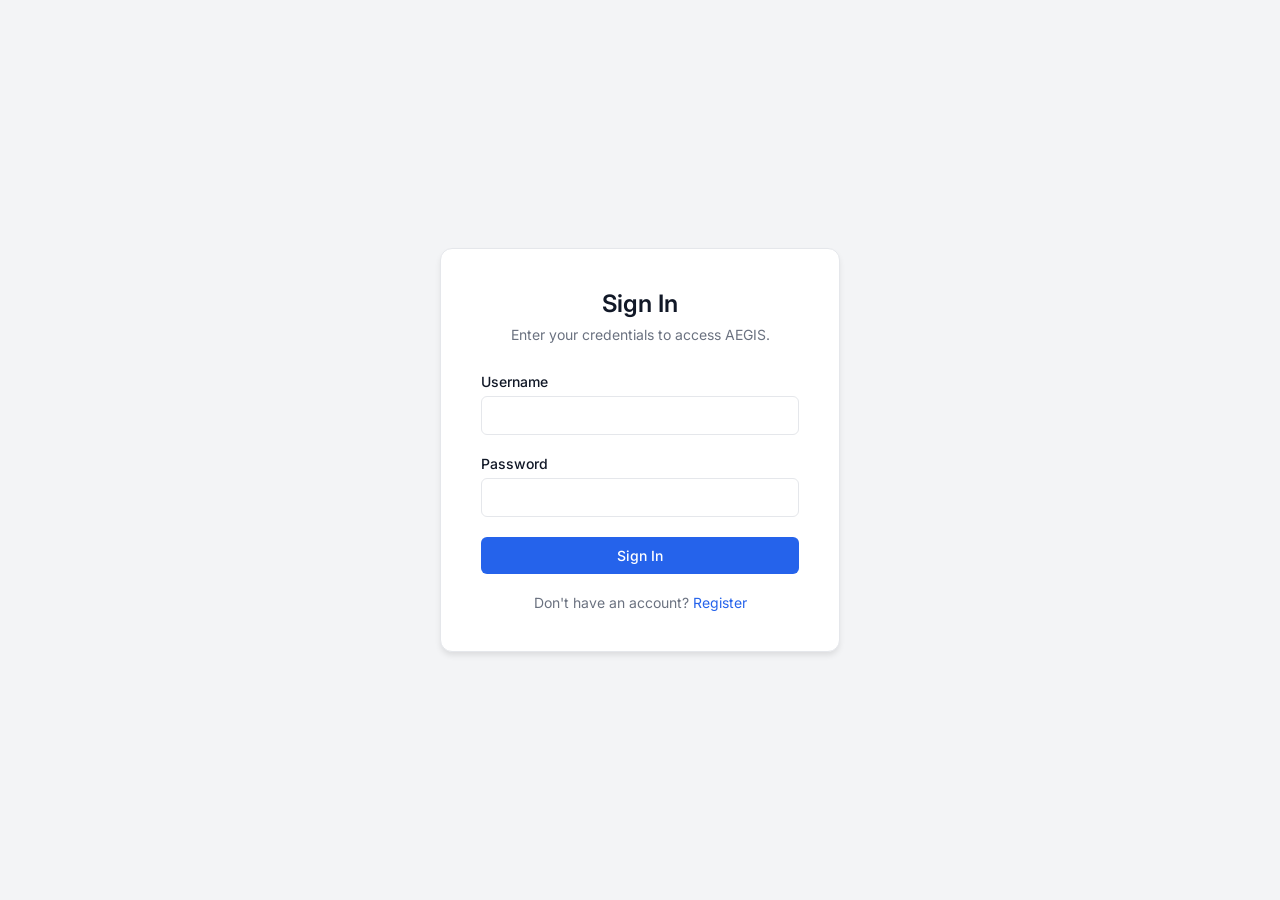
<file: aegis_landing/login.html>
<!DOCTYPE html>
<html lang="en">
<head>
    <meta charset="UTF-8">
    <meta name="viewport" content="width=device-width, initial-scale=1.0">
    <title>AEGIS — Login</title>
    <link href="https://fonts.googleapis.com/css2?family=Inter:wght@400;500;600&display=swap" rel="stylesheet">
    <style>
        :root {
            --bg-color: #f3f4f6;
            --card-bg: #ffffff;
            --border-color: #e5e7eb;
            --primary: #2563eb;
            --primary-hover: #1d4ed8;
            --text-main: #111827;
            --text-sub: #6b7280;
            --error: #dc2626;
        }

        * {
            margin: 0;
            padding: 0;
            box-sizing: border-box;
            font-family: 'Inter', sans-serif;
        }

        body {
            background-color: var(--bg-color);
            color: var(--text-main);
            display: flex;
            justify-content: center;
            align-items: center;
            height: 100vh;
        }

        .login-card {
            background: var(--card-bg);
            border: 1px solid var(--border-color);
            border-radius: 12px;
            padding: 40px;
            width: 100%;
            max-width: 400px;
            box-shadow: 0 4px 6px -1px rgba(0, 0, 0, 0.1);
        }

        .header {
            text-align: center;
            margin-bottom: 30px;
        }

        .header h1 {
            font-size: 24px;
            font-weight: 600;
            margin-bottom: 8px;
        }

        .header p {
            color: var(--text-sub);
            font-size: 14px;
        }

        .form-group {
            margin-bottom: 20px;
        }

        .form-group label {
            display: block;
            font-size: 14px;
            font-weight: 500;
            margin-bottom: 6px;
        }

        .form-group input {
            width: 100%;
            padding: 10px 12px;
            border: 1px solid var(--border-color);
            border-radius: 6px;
            font-size: 14px;
            outline: none;
            transition: border-color 0.2s;
        }

        .form-group input:focus {
            border-color: var(--primary);
        }

        .btn-primary {
            width: 100%;
            padding: 10px;
            background: var(--primary);
            color: white;
            border: none;
            border-radius: 6px;
            font-size: 14px;
            font-weight: 500;
            cursor: pointer;
            transition: background 0.2s;
        }

        .btn-primary:hover {
            background: var(--primary-hover);
        }

        .toggle-mode {
            text-align: center;
            margin-top: 20px;
            font-size: 14px;
            color: var(--text-sub);
        }

        .toggle-mode a {
            color: var(--primary);
            text-decoration: none;
            cursor: pointer;
        }

        .toggle-mode a:hover {
            text-decoration: underline;
        }

        #errorMessage {
            color: var(--error);
            font-size: 13px;
            text-align: center;
            margin-top: 15px;
            display: none;
        }
    </style>
</head>
<body>

    <div class="login-card">
        <div class="header">
            <h1 id="formTitle">Sign In</h1>
            <p id="formSubtitle">Enter your credentials to access AEGIS.</p>
        </div>

        <form id="authForm" onsubmit="handleAuth(event)">
            <div class="form-group">
                <label>Username</label>
                <input type="text" id="username" required>
            </div>
            
            <div class="form-group">
                <label>Password</label>
                <input type="password" id="password" required>
            </div>

            <button type="submit" class="btn-primary" id="submitBtn">Sign In</button>
            <div id="errorMessage"></div>
        </form>

        <div class="toggle-mode">
            <span id="toggleText">Don't have an account?</span> 
            <a onclick="toggleMode()">Register</a>
        </div>
    </div>

    <script>
        let isLoginMode = true;

        function toggleMode() {
            isLoginMode = !isLoginMode;
            document.getElementById('formTitle').textContent = isLoginMode ? 'Sign In' : 'Create Account';
            document.getElementById('formSubtitle').textContent = isLoginMode ? 'Enter your credentials to access AEGIS.' : 'Register a new account.';
            document.getElementById('submitBtn').textContent = isLoginMode ? 'Sign In' : 'Register';
            document.getElementById('toggleText').textContent = isLoginMode ? "Don't have an account?" : "Already have an account?";
            document.querySelector('.toggle-mode a').textContent = isLoginMode ? 'Register' : 'Sign In';
            document.getElementById('errorMessage').style.display = 'none';
        }

        async function handleAuth(e) {
            e.preventDefault();
            const user = document.getElementById('username').value;
            const pass = document.getElementById('password').value;
            const errorDiv = document.getElementById('errorMessage');

            try {
                if (isLoginMode) {
                    const formData = new URLSearchParams();
                    formData.append('username', user);
                    formData.append('password', pass);

                    const response = await fetch('/api/auth/token', {
                        method: 'POST',
                        headers: { 'Content-Type': 'application/x-www-form-urlencoded' },
                        body: formData
                    });

                    if (response.ok) {
                        const data = await response.json();
                        localStorage.setItem('aegis_token', data.access_token);
                        window.location.href = 'index.html';
                    } else {
                        const err = await response.json();
                        errorDiv.textContent = err.detail || 'Login failed';
                        errorDiv.style.display = 'block';
                    }
                } else {
                    const response = await fetch('/api/auth/register', {
                        method: 'POST',
                        headers: { 'Content-Type': 'application/json' },
                        body: JSON.stringify({ username: user, password: pass })
                    });

                    if (response.ok) {
                        const data = await response.json();
                        localStorage.setItem('aegis_token', data.access_token);
                        window.location.href = 'index.html';
                    } else {
                        const err = await response.json();
                        errorDiv.textContent = err.detail || 'Registration failed';
                        errorDiv.style.display = 'block';
                    }
                }
            } catch (err) {
                errorDiv.textContent = 'Network error occurred';
                errorDiv.style.display = 'block';
            }
        }
    </script>
</body>
</html>
</file>
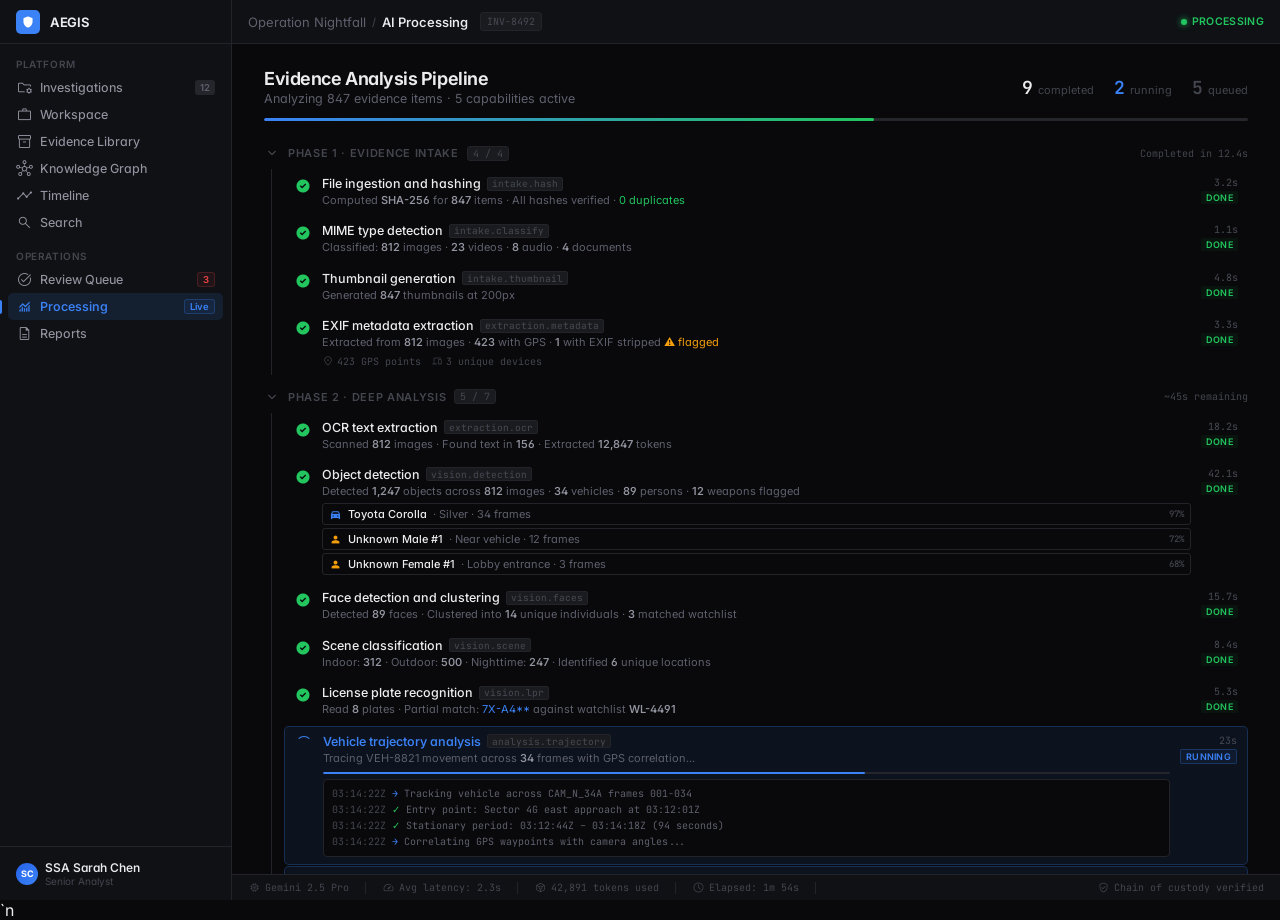
<file: aegis_landing/processing.html>
﻿<!DOCTYPE html>
<html lang="en">
<head>
<meta charset="utf-8"/>
<meta name="viewport" content="width=device-width, initial-scale=1.0"/>
<title>AEGIS — Processing</title>
<link rel="preconnect" href="https://fonts.googleapis.com"/>
<link rel="preconnect" href="https://fonts.gstatic.com" crossorigin/>
<link href="https://fonts.googleapis.com/css2?family=Inter:wght@350;400;450;500;550;600;700&family=JetBrains+Mono:wght@400;450;500&display=swap" rel="stylesheet"/>
<link href="https://fonts.googleapis.com/css2?family=Material+Symbols+Outlined:opsz,wght,FILL,GRAD@20..48,100..700,0..1,-50..200&display=swap" rel="stylesheet"/>
<style>
  :root {
    --bg-base: #09090b;
    --bg-surface: #0f1115;
    --bg-raised: #151619;
    --bg-elevated: #1a1b1f;
    --bg-hover: #1f2024;
    --bg-active: #25262b;
    --bg-deep: #060608;
    --border: #232429;
    --border-light: #2a2b31;
    --text-primary: #ececee;
    --text-secondary: #9395a1;
    --text-tertiary: #5e606d;
    --text-muted: #44464f;
    --accent: #3b82f6;
    --accent-dim: #2563eb;
    --accent-glow: rgba(59, 130, 246, 0.08);
    --accent-subtle: rgba(59, 130, 246, 0.12);
    --accent-border: rgba(59, 130, 246, 0.25);
    --critical: #ef4444;
    --critical-bg: rgba(239, 68, 68, 0.08);
    --critical-border: rgba(239, 68, 68, 0.2);
    --success: #22c55e;
    --success-bg: rgba(34, 197, 94, 0.06);
    --success-border: rgba(34, 197, 94, 0.2);
    --high: #f59e0b;
    --high-bg: rgba(245, 158, 11, 0.06);
    --purple: #a855f7;
    --purple-bg: rgba(168, 85, 247, 0.06);
    --sidebar-w: 232px;
    --topbar-h: 44px;
    --radius-sm: 5px;
    --radius-md: 7px;
  }

  * { margin: 0; padding: 0; box-sizing: border-box; }

  body {
    font-family: 'Inter', -apple-system, system-ui, sans-serif;
    background: var(--bg-base);
    color: var(--text-primary);
    height: 100vh; overflow: hidden;
    -webkit-font-smoothing: antialiased;
    font-feature-settings: 'cv02','cv03','cv04','cv11';
  }

  .shell { display: flex; height: 100vh; }

  /* ═══ Sidebar (shared) ═══ */
  .sidebar { width: var(--sidebar-w); background: var(--bg-surface); border-right: 1px solid var(--border); display: flex; flex-direction: column; flex-shrink: 0; user-select: none; }
  .sidebar-brand { height: var(--topbar-h); display: flex; align-items: center; padding: 0 16px; gap: 10px; border-bottom: 1px solid var(--border); }
  .sidebar-brand .brand-icon { width: 24px; height: 24px; background: var(--accent); border-radius: 5px; display: flex; align-items: center; justify-content: center; }
  .sidebar-brand .brand-icon .material-symbols-outlined { font-size: 14px; color: #fff; font-variation-settings:'FILL' 1; }
  .sidebar-brand .brand-text { font-size: 13px; font-weight: 650; letter-spacing: -0.02em; }
  .sidebar-section { padding: 6px 8px 0; }
  .sidebar-label { font-size: 10px; font-weight: 600; color: var(--text-muted); letter-spacing: 0.06em; text-transform: uppercase; padding: 8px 8px 4px; }
  .sidebar-item { display: flex; align-items: center; gap: 7px; padding: 5px 8px; border-radius: var(--radius-sm); cursor: pointer; font-size: 12.5px; font-weight: 450; color: var(--text-secondary); transition: all 100ms; text-decoration: none; position: relative; }
  .sidebar-item:hover { background: var(--bg-hover); color: var(--text-primary); }
  .sidebar-item.active { background: var(--accent-subtle); color: var(--accent); font-weight: 550; }
  .sidebar-item.active::before { content:''; position: absolute; left: -8px; top: 50%; transform: translateY(-50%); width: 2px; height: 14px; background: var(--accent); border-radius: 0 2px 2px 0; }
  .sidebar-item .material-symbols-outlined { font-size: 17px; font-variation-settings:'wght' 300,'FILL' 0; }
  .sidebar-item.active .material-symbols-outlined { font-variation-settings:'wght' 400,'FILL' 1; }
  .sidebar-item .badge { margin-left: auto; font-size: 9.5px; font-weight: 600; color: var(--text-tertiary); background: var(--bg-active); padding: 0 5px; border-radius: 3px; height: 15px; display: flex; align-items: center; }
  .sidebar-item .badge.alert { background: var(--critical-bg); color: var(--critical); border: 1px solid var(--critical-border); }
  .sidebar-item .badge.live { background: var(--accent-glow); color: var(--accent); border: 1px solid var(--accent-border); }
  .sidebar-footer { margin-top: auto; border-top: 1px solid var(--border); padding: 8px; }
  .sidebar-user { display: flex; align-items: center; gap: 7px; padding: 5px 8px; border-radius: var(--radius-sm); cursor: pointer; }
  .sidebar-user .avatar { width: 22px; height: 22px; border-radius: 50%; background: linear-gradient(135deg,var(--accent-dim),var(--accent)); display: flex; align-items: center; justify-content: center; font-size: 9px; font-weight: 700; color: #fff; }
  .sidebar-user .user-name { font-size: 12px; font-weight: 550; }
  .sidebar-user .user-role { font-size: 10px; color: var(--text-muted); }

  /* ═══ Main ═══ */
  .main-area { flex: 1; display: flex; flex-direction: column; overflow: hidden; min-width: 0; }

  .topbar { height: var(--topbar-h); border-bottom: 1px solid var(--border); display: flex; align-items: center; padding: 0 16px; gap: 8px; flex-shrink: 0; background: var(--bg-surface); }
  .topbar .bc { display: flex; align-items: center; gap: 6px; font-size: 13px; }
  .topbar .bc-dim { color: var(--text-tertiary); }
  .topbar .bc-sep { color: var(--text-muted); font-size: 11px; }
  .topbar .bc-cur { color: var(--text-primary); font-weight: 550; }
  .topbar .case-badge { font-family:'JetBrains Mono',monospace; font-size: 10px; font-weight: 450; color: var(--text-muted); background: var(--bg-elevated); border: 1px solid var(--border); padding: 2px 6px; border-radius: 3px; margin-left: 6px; }

  .topbar-right { margin-left: auto; display: flex; align-items: center; gap: 8px; }

  .live-indicator {
    display: flex; align-items: center; gap: 5px;
    font-size: 10.5px; font-weight: 600;
    color: var(--success);
    letter-spacing: 0.03em;
  }

  .live-dot {
    width: 6px; height: 6px;
    background: var(--success);
    border-radius: 50%;
    animation: live-pulse 2s ease-in-out infinite;
    box-shadow: 0 0 6px var(--success);
  }

  @keyframes live-pulse {
    0%, 100% { opacity: 1; transform: scale(1); }
    50% { opacity: 0.4; transform: scale(0.8); }
  }

  /* ═══ Content ═══ */
  .content { flex: 1; overflow-y: auto; display: flex; flex-direction: column; }
  .content::-webkit-scrollbar { width: 5px; }
  .content::-webkit-scrollbar-track { background: transparent; }
  .content::-webkit-scrollbar-thumb { background: var(--border); border-radius: 3px; }

  /* ═══ Pipeline Header ═══ */
  .pipeline-header {
    padding: 24px 32px 16px;
    flex-shrink: 0;
  }

  .pipeline-header .ph-top {
    display: flex; align-items: center; justify-content: space-between;
    margin-bottom: 12px;
  }

  .pipeline-header .ph-title {
    font-size: 18px; font-weight: 650;
    letter-spacing: -0.025em;
  }

  .pipeline-header .ph-subtitle {
    font-size: 12.5px; color: var(--text-tertiary);
    margin-top: 2px;
  }

  .pipeline-stats {
    display: flex; gap: 20px;
  }

  .pipeline-stats .ps-item {
    display: flex; align-items: baseline; gap: 5px;
  }

  .pipeline-stats .ps-val {
    font-family: 'JetBrains Mono', monospace;
    font-size: 18px; font-weight: 600;
    color: var(--text-primary);
  }

  .pipeline-stats .ps-label {
    font-size: 11px; color: var(--text-muted);
  }

  /* Global progress bar */
  .global-progress {
    height: 3px;
    background: var(--bg-active);
    border-radius: 2px;
    overflow: hidden;
    margin-top: 8px;
  }

  .global-progress .gp-fill {
    height: 100%;
    background: linear-gradient(90deg, var(--accent), var(--success));
    border-radius: 2px;
    transition: width 800ms ease;
  }

  /* ═══ Pipeline Phases ═══ */
  .pipeline-body {
    padding: 0 32px 32px;
    flex: 1;
  }

  .phase {
    margin-bottom: 6px;
  }

  .phase-header {
    display: flex; align-items: center; gap: 8px;
    padding: 8px 0;
    cursor: pointer;
    user-select: none;
  }

  .phase-header .phase-chevron {
    font-size: 16px; color: var(--text-muted);
    transition: transform 200ms;
    font-variation-settings:'wght' 400;
  }

  .phase-header .phase-chevron.open { transform: rotate(90deg); }

  .phase-header .phase-label {
    font-size: 11px; font-weight: 600;
    color: var(--text-muted);
    text-transform: uppercase;
    letter-spacing: 0.06em;
  }

  .phase-header .phase-count {
    font-family:'JetBrains Mono',monospace;
    font-size: 10px; color: var(--text-muted);
    background: var(--bg-elevated);
    border: 1px solid var(--border);
    padding: 0 5px; border-radius: 3px;
    height: 15px; display: flex; align-items: center;
  }

  .phase-header .phase-duration {
    margin-left: auto;
    font-family:'JetBrains Mono',monospace;
    font-size: 10px; color: var(--text-muted);
  }

  .phase-tasks {
    padding-left: 12px;
    border-left: 1px solid var(--border);
    margin-left: 7px;
  }

  /* ═══ Task Row ═══ */
  .task-row {
    display: flex; align-items: flex-start; gap: 10px;
    padding: 7px 10px;
    border-radius: var(--radius-sm);
    transition: background 80ms;
    position: relative;
    margin-bottom: 1px;
  }

  .task-row:hover { background: var(--bg-hover); }

  /* Status icon */
  .task-status {
    width: 18px; height: 18px;
    display: flex; align-items: center; justify-content: center;
    flex-shrink: 0;
    margin-top: 1px;
  }

  .task-status .material-symbols-outlined {
    font-size: 16px;
    font-variation-settings:'FILL' 1,'wght' 500;
  }

  .task-status.done .material-symbols-outlined { color: var(--success); }

  .task-status.running {
    position: relative;
  }

  .task-status.running::after {
    content: '';
    position: absolute;
    width: 14px; height: 14px;
    border: 1.5px solid transparent;
    border-top-color: var(--accent);
    border-radius: 50%;
    animation: spinner 0.7s linear infinite;
  }

  @keyframes spinner {
    to { transform: rotate(360deg); }
  }

  .task-status.pending .material-symbols-outlined { color: var(--text-muted); font-variation-settings:'FILL' 0,'wght' 200; }
  .task-status.queued .material-symbols-outlined { color: var(--text-muted); font-variation-settings:'FILL' 0,'wght' 200; }

  /* Task info */
  .task-info { flex: 1; min-width: 0; }

  .task-name {
    font-size: 12.5px; font-weight: 500;
    color: var(--text-primary);
    display: flex; align-items: center; gap: 6px;
  }

  .task-name.muted { color: var(--text-tertiary); font-weight: 400; }
  .task-name.active-name { color: var(--accent); font-weight: 550; }

  .task-capability {
    font-family:'JetBrains Mono',monospace;
    font-size: 9.5px; font-weight: 450;
    color: var(--text-muted);
    background: var(--bg-elevated);
    border: 1px solid var(--border);
    padding: 0 4px; border-radius: 2px;
    height: 14px; display: inline-flex; align-items: center;
  }

  .task-detail {
    font-size: 11px; color: var(--text-tertiary);
    margin-top: 2px;
    line-height: 1.4;
  }

  .task-detail strong { color: var(--text-secondary); font-weight: 550; }
  .task-detail .highlight { color: var(--accent); }
  .task-detail .success-hl { color: var(--success); }
  .task-detail .warn-hl { color: var(--high); }

  /* Task metrics */
  .task-metrics {
    display: flex; gap: 10px;
    margin-top: 4px;
  }

  .task-metric {
    display: flex; align-items: center; gap: 3px;
    font-family:'JetBrains Mono',monospace;
    font-size: 10px; color: var(--text-muted);
  }

  .task-metric .material-symbols-outlined {
    font-size: 12px;
    font-variation-settings:'wght' 300;
  }

  /* Task right info */
  .task-right {
    display: flex; flex-direction: column;
    align-items: flex-end;
    flex-shrink: 0;
    gap: 2px;
  }

  .task-duration {
    font-family:'JetBrains Mono',monospace;
    font-size: 10px; font-weight: 450;
    color: var(--text-muted);
  }

  .task-badge {
    font-size: 9px; font-weight: 600;
    text-transform: uppercase;
    letter-spacing: 0.03em;
    padding: 1px 5px; border-radius: 2px;
  }

  .task-badge.complete {
    color: var(--success);
    background: var(--success-bg);
  }

  .task-badge.running-badge {
    color: var(--accent);
    background: var(--accent-glow);
    border: 1px solid var(--accent-border);
  }

  .task-badge.flag-badge {
    color: var(--high);
    background: var(--high-bg);
  }

  /* Inline progress bar */
  .task-progress {
    width: 100%;
    height: 2px;
    background: var(--bg-active);
    border-radius: 1px;
    margin-top: 6px;
    overflow: hidden;
  }

  .task-progress .tp-fill {
    height: 100%;
    background: var(--accent);
    border-radius: 1px;
    transition: width 600ms ease;
    position: relative;
  }

  .task-progress .tp-fill.indeterminate {
    width: 30% !important;
    animation: indeterminate 1.5s ease-in-out infinite;
  }

  @keyframes indeterminate {
    0% { margin-left: 0; }
    50% { margin-left: 70%; }
    100% { margin-left: 0; }
  }

  /* ═══ Log output ═══ */
  .task-log {
    margin-top: 5px;
    padding: 6px 8px;
    background: var(--bg-base);
    border: 1px solid var(--border);
    border-radius: 4px;
    font-family:'JetBrains Mono',monospace;
    font-size: 10px; line-height: 1.6;
    color: var(--text-tertiary);
    max-height: 80px;
    overflow-y: auto;
  }

  .task-log::-webkit-scrollbar { width: 3px; }
  .task-log::-webkit-scrollbar-thumb { background: var(--border); border-radius: 2px; }

  .task-log .log-line { white-space: nowrap; }
  .task-log .log-ts { color: var(--text-muted); }
  .task-log .log-ok { color: var(--success); }
  .task-log .log-info { color: var(--accent); }
  .task-log .log-warn { color: var(--high); }

  /* ═══ Findings Feed ═══ */
  .finding-feed {
    margin-top: 4px;
    display: flex; flex-direction: column; gap: 3px;
  }

  .ff-item {
    display: flex; align-items: center; gap: 6px;
    padding: 3px 6px;
    border-radius: 3px;
    background: var(--bg-base);
    border: 1px solid var(--border);
    font-size: 11px;
    animation: fadeSlideIn 300ms ease both;
  }

  .ff-item .material-symbols-outlined {
    font-size: 13px;
    font-variation-settings:'FILL' 1,'wght' 400;
  }

  .ff-item .ff-entity { color: var(--text-primary); font-weight: 500; }
  .ff-item .ff-detail { color: var(--text-tertiary); }
  .ff-item .ff-conf {
    margin-left: auto;
    font-family:'JetBrains Mono',monospace;
    font-size: 9px; font-weight: 500;
    color: var(--text-muted);
  }

  @keyframes fadeSlideIn {
    from { opacity: 0; transform: translateX(-6px); }
    to { opacity: 1; transform: translateX(0); }
  }

  .ff-item:nth-child(1) { animation-delay: 0ms; }
  .ff-item:nth-child(2) { animation-delay: 80ms; }
  .ff-item:nth-child(3) { animation-delay: 160ms; }
  .ff-item:nth-child(4) { animation-delay: 240ms; }
  .ff-item:nth-child(5) { animation-delay: 320ms; }

  /* ═══ Animations ═══ */
  @keyframes fadeInUp {
    from { opacity: 0; transform: translateY(4px); }
    to { opacity: 1; transform: translateY(0); }
  }

  .task-row { animation: fadeInUp 200ms ease both; }

  /* ═══ Bottom status bar ═══ */
  .status-bar {
    height: 26px;
    background: var(--bg-surface);
    border-top: 1px solid var(--border);
    display: flex; align-items: center;
    padding: 0 16px;
    gap: 16px;
    flex-shrink: 0;
  }

  .status-bar .sb-item {
    display: flex; align-items: center; gap: 4px;
    font-family:'JetBrains Mono',monospace;
    font-size: 10px; color: var(--text-muted);
  }

  .status-bar .sb-item .material-symbols-outlined {
    font-size: 13px;
    font-variation-settings:'wght' 300;
  }

  .status-bar .sb-sep {
    width: 1px; height: 12px;
    background: var(--border);
  }
</style>
</head>
<body>
<div class="shell">

  <!-- Sidebar -->
  <aside class="sidebar">
    <div class="sidebar-brand">
      <div class="brand-icon"><span class="material-symbols-outlined">shield</span></div>
      <span class="brand-text">AEGIS</span>
    </div>
    <div class="sidebar-section">
      <div class="sidebar-label">Platform</div>
      <a class="sidebar-item" href="index.html"><span class="material-symbols-outlined">folder_managed</span>Investigations<span class="badge">12</span></a>
      <a class="sidebar-item" href="workspace.html"><span class="material-symbols-outlined">work</span>Workspace</a>
      <a class="sidebar-item" href="#"><span class="material-symbols-outlined">inventory_2</span>Evidence Library</a>
      <a class="sidebar-item" href="knowledge-graph.html"><span class="material-symbols-outlined">hub</span>Knowledge Graph</a>
      <a class="sidebar-item" href="#"><span class="material-symbols-outlined">timeline</span>Timeline</a>
      <a class="sidebar-item" href="#"><span class="material-symbols-outlined">search</span>Search</a>
    </div>
    <div class="sidebar-section">
      <div class="sidebar-label">Operations</div>
      <a class="sidebar-item" href="#"><span class="material-symbols-outlined">task_alt</span>Review Queue<span class="badge alert">3</span></a>
      <a class="sidebar-item active" href="#"><span class="material-symbols-outlined">monitoring</span>Processing<span class="badge live">Live</span></a>
      <a class="sidebar-item" href="#"><span class="material-symbols-outlined">description</span>Reports</a>
    </div>
    <div class="sidebar-footer">
      <div class="sidebar-user">
        <div class="avatar">SC</div>
        <div><div class="user-name">SSA Sarah Chen</div><div class="user-role">Senior Analyst</div></div>
      </div>
    </div>
  </aside>

  <div class="main-area">
    <!-- Topbar -->
    <header class="topbar">
      <div class="bc">
        <span class="bc-dim">Operation Nightfall</span>
        <span class="bc-sep">/</span>
        <span class="bc-cur">AI Processing</span>
        <span class="case-badge">INV-8492</span>
      </div>
      <div class="topbar-right">
        <div class="live-indicator">
          <span class="live-dot"></span>
          PROCESSING
        </div>
      </div>
    </header>

    <div class="content">

      <!-- Pipeline Header -->
      <div class="pipeline-header">
        <div class="ph-top">
          <div>
            <div class="ph-title">Evidence Analysis Pipeline</div>
            <div class="ph-subtitle">Analyzing 847 evidence items · 5 capabilities active</div>
          </div>
          <div class="pipeline-stats">
            <div class="ps-item"><span class="ps-val" id="completedCount">9</span><span class="ps-label">completed</span></div>
            <div class="ps-item"><span class="ps-val" style="color:var(--accent)">2</span><span class="ps-label">running</span></div>
            <div class="ps-item"><span class="ps-val" style="color:var(--text-muted)">5</span><span class="ps-label">queued</span></div>
          </div>
        </div>
        <div class="global-progress">
          <div class="gp-fill" id="globalProgress" style="width: 62%"></div>
        </div>
      </div>

      <!-- Pipeline Phases -->
      <div class="pipeline-body">

        <!-- PHASE 1: Intake — COMPLETE -->
        <div class="phase">
          <div class="phase-header" onclick="this.nextElementSibling.style.display = this.nextElementSibling.style.display === 'none' ? 'block' : 'none'; this.querySelector('.phase-chevron').classList.toggle('open')">
            <span class="material-symbols-outlined phase-chevron open">chevron_right</span>
            <span class="phase-label">Phase 1 · Evidence Intake</span>
            <span class="phase-count">4 / 4</span>
            <span class="phase-duration">Completed in 12.4s</span>
          </div>
          <div class="phase-tasks">

            <div class="task-row">
              <div class="task-status done"><span class="material-symbols-outlined">check_circle</span></div>
              <div class="task-info">
                <div class="task-name">File ingestion and hashing <span class="task-capability">intake.hash</span></div>
                <div class="task-detail">Computed <strong>SHA-256</strong> for <strong>847</strong> items · All hashes verified · <span class="success-hl">0 duplicates</span></div>
              </div>
              <div class="task-right">
                <span class="task-duration">3.2s</span>
                <span class="task-badge complete">Done</span>
              </div>
            </div>

            <div class="task-row">
              <div class="task-status done"><span class="material-symbols-outlined">check_circle</span></div>
              <div class="task-info">
                <div class="task-name">MIME type detection <span class="task-capability">intake.classify</span></div>
                <div class="task-detail">Classified: <strong>812</strong> images · <strong>23</strong> videos · <strong>8</strong> audio · <strong>4</strong> documents</div>
              </div>
              <div class="task-right">
                <span class="task-duration">1.1s</span>
                <span class="task-badge complete">Done</span>
              </div>
            </div>

            <div class="task-row">
              <div class="task-status done"><span class="material-symbols-outlined">check_circle</span></div>
              <div class="task-info">
                <div class="task-name">Thumbnail generation <span class="task-capability">intake.thumbnail</span></div>
                <div class="task-detail">Generated <strong>847</strong> thumbnails at 200px</div>
              </div>
              <div class="task-right">
                <span class="task-duration">4.8s</span>
                <span class="task-badge complete">Done</span>
              </div>
            </div>

            <div class="task-row">
              <div class="task-status done"><span class="material-symbols-outlined">check_circle</span></div>
              <div class="task-info">
                <div class="task-name">EXIF metadata extraction <span class="task-capability">extraction.metadata</span></div>
                <div class="task-detail">Extracted from <strong>812</strong> images · <strong>423</strong> with GPS · <strong>1</strong> with EXIF stripped <span class="warn-hl">⚠ flagged</span></div>
                <div class="task-metrics">
                  <span class="task-metric"><span class="material-symbols-outlined">location_on</span>423 GPS points</span>
                  <span class="task-metric"><span class="material-symbols-outlined">devices</span>3 unique devices</span>
                </div>
              </div>
              <div class="task-right">
                <span class="task-duration">3.3s</span>
                <span class="task-badge complete">Done</span>
              </div>
            </div>
          </div>
        </div>

        <!-- PHASE 2: Analysis — PARTIALLY COMPLETE -->
        <div class="phase">
          <div class="phase-header" onclick="this.nextElementSibling.style.display = this.nextElementSibling.style.display === 'none' ? 'block' : 'none'; this.querySelector('.phase-chevron').classList.toggle('open')">
            <span class="material-symbols-outlined phase-chevron open">chevron_right</span>
            <span class="phase-label">Phase 2 · Deep Analysis</span>
            <span class="phase-count">5 / 7</span>
            <span class="phase-duration">~45s remaining</span>
          </div>
          <div class="phase-tasks">

            <div class="task-row">
              <div class="task-status done"><span class="material-symbols-outlined">check_circle</span></div>
              <div class="task-info">
                <div class="task-name">OCR text extraction <span class="task-capability">extraction.ocr</span></div>
                <div class="task-detail">Scanned <strong>812</strong> images · Found text in <strong>156</strong> · Extracted <strong>12,847</strong> tokens</div>
              </div>
              <div class="task-right">
                <span class="task-duration">18.2s</span>
                <span class="task-badge complete">Done</span>
              </div>
            </div>

            <div class="task-row">
              <div class="task-status done"><span class="material-symbols-outlined">check_circle</span></div>
              <div class="task-info">
                <div class="task-name">Object detection <span class="task-capability">vision.detection</span></div>
                <div class="task-detail">Detected <strong>1,247</strong> objects across <strong>812</strong> images · <strong>34</strong> vehicles · <strong>89</strong> persons · <strong>12</strong> weapons flagged</div>
                <div class="finding-feed">
                  <div class="ff-item">
                    <span class="material-symbols-outlined" style="color:var(--accent)">directions_car</span>
                    <span class="ff-entity">Toyota Corolla</span>
                    <span class="ff-detail">· Silver · 34 frames</span>
                    <span class="ff-conf">97%</span>
                  </div>
                  <div class="ff-item">
                    <span class="material-symbols-outlined" style="color:var(--high)">person</span>
                    <span class="ff-entity">Unknown Male #1</span>
                    <span class="ff-detail">· Near vehicle · 12 frames</span>
                    <span class="ff-conf">72%</span>
                  </div>
                  <div class="ff-item">
                    <span class="material-symbols-outlined" style="color:var(--high)">person</span>
                    <span class="ff-entity">Unknown Female #1</span>
                    <span class="ff-detail">· Lobby entrance · 3 frames</span>
                    <span class="ff-conf">68%</span>
                  </div>
                </div>
              </div>
              <div class="task-right">
                <span class="task-duration">42.1s</span>
                <span class="task-badge complete">Done</span>
              </div>
            </div>

            <div class="task-row">
              <div class="task-status done"><span class="material-symbols-outlined">check_circle</span></div>
              <div class="task-info">
                <div class="task-name">Face detection and clustering <span class="task-capability">vision.faces</span></div>
                <div class="task-detail">Detected <strong>89</strong> faces · Clustered into <strong>14</strong> unique individuals · <strong>3</strong> matched watchlist</div>
              </div>
              <div class="task-right">
                <span class="task-duration">15.7s</span>
                <span class="task-badge complete">Done</span>
              </div>
            </div>

            <div class="task-row">
              <div class="task-status done"><span class="material-symbols-outlined">check_circle</span></div>
              <div class="task-info">
                <div class="task-name">Scene classification <span class="task-capability">vision.scene</span></div>
                <div class="task-detail">Indoor: <strong>312</strong> · Outdoor: <strong>500</strong> · Nighttime: <strong>247</strong> · Identified <strong>6</strong> unique locations</div>
              </div>
              <div class="task-right">
                <span class="task-duration">8.4s</span>
                <span class="task-badge complete">Done</span>
              </div>
            </div>

            <div class="task-row">
              <div class="task-status done"><span class="material-symbols-outlined">check_circle</span></div>
              <div class="task-info">
                <div class="task-name">License plate recognition <span class="task-capability">vision.lpr</span></div>
                <div class="task-detail">Read <strong>8</strong> plates · Partial match: <span class="highlight">7X-A4**</span> against watchlist <strong>WL-4491</strong></div>
              </div>
              <div class="task-right">
                <span class="task-duration">5.3s</span>
                <span class="task-badge complete">Done</span>
              </div>
            </div>

            <!-- RUNNING — Vehicle Analysis -->
            <div class="task-row" style="background:var(--accent-glow);border:1px solid var(--accent-border);border-radius:var(--radius-sm);">
              <div class="task-status running"></div>
              <div class="task-info">
                <div class="task-name active-name">Vehicle trajectory analysis <span class="task-capability">analysis.trajectory</span></div>
                <div class="task-detail">Tracing VEH-8821 movement across <strong>34</strong> frames with GPS correlation...</div>
                <div class="task-progress"><div class="tp-fill" style="width:64%"></div></div>
                <div class="task-log">
                  <div class="log-line"><span class="log-ts">03:14:22Z</span> <span class="log-info">→</span> Tracking vehicle across CAM_N_34A frames 001-034</div>
                  <div class="log-line"><span class="log-ts">03:14:22Z</span> <span class="log-ok">✓</span> Entry point: Sector 4G east approach at 03:12:01Z</div>
                  <div class="log-line"><span class="log-ts">03:14:22Z</span> <span class="log-ok">✓</span> Stationary period: 03:12:44Z – 03:14:18Z (94 seconds)</div>
                  <div class="log-line"><span class="log-ts">03:14:22Z</span> <span class="log-info">→</span> Correlating GPS waypoints with camera angles...</div>
                </div>
              </div>
              <div class="task-right">
                <span class="task-duration" id="runningTimer1">22s</span>
                <span class="task-badge running-badge">Running</span>
              </div>
            </div>

            <!-- RUNNING — Threat Assessment -->
            <div class="task-row" style="background:var(--accent-glow);border:1px solid var(--accent-border);border-radius:var(--radius-sm);">
              <div class="task-status running"></div>
              <div class="task-info">
                <div class="task-name active-name">Threat language analysis <span class="task-capability">analysis.threat</span></div>
                <div class="task-detail">Scanning OCR text output for threat indicators and coded language...</div>
                <div class="task-progress"><div class="tp-fill indeterminate" style="width:30%"></div></div>
              </div>
              <div class="task-right">
                <span class="task-duration" id="runningTimer2">8s</span>
                <span class="task-badge running-badge">Running</span>
              </div>
            </div>

          </div>
        </div>

        <!-- PHASE 3: Integration — QUEUED -->
        <div class="phase">
          <div class="phase-header" onclick="this.nextElementSibling.style.display = this.nextElementSibling.style.display === 'none' ? 'block' : 'none'; this.querySelector('.phase-chevron').classList.toggle('open')">
            <span class="material-symbols-outlined phase-chevron open">chevron_right</span>
            <span class="phase-label">Phase 3 · Integration</span>
            <span class="phase-count">0 / 3</span>
            <span class="phase-duration">Waiting</span>
          </div>
          <div class="phase-tasks">

            <div class="task-row">
              <div class="task-status queued"><span class="material-symbols-outlined">radio_button_unchecked</span></div>
              <div class="task-info">
                <div class="task-name muted">Entity extraction and resolution <span class="task-capability">graph.entities</span></div>
                <div class="task-detail" style="color:var(--text-muted)">Extract entities from all findings and merge duplicates</div>
              </div>
              <div class="task-right"><span class="task-duration">—</span></div>
            </div>

            <div class="task-row">
              <div class="task-status queued"><span class="material-symbols-outlined">radio_button_unchecked</span></div>
              <div class="task-info">
                <div class="task-name muted">Knowledge Graph update <span class="task-capability">graph.update</span></div>
                <div class="task-detail" style="color:var(--text-muted)">Create nodes and edges from extracted entities</div>
              </div>
              <div class="task-right"><span class="task-duration">—</span></div>
            </div>

            <div class="task-row">
              <div class="task-status queued"><span class="material-symbols-outlined">radio_button_unchecked</span></div>
              <div class="task-info">
                <div class="task-name muted">Timeline reconstruction <span class="task-capability">timeline.build</span></div>
                <div class="task-detail" style="color:var(--text-muted)">Reconstruct chronological events from timestamps and GPS</div>
              </div>
              <div class="task-right"><span class="task-duration">—</span></div>
            </div>

          </div>
        </div>

        <!-- PHASE 4: Review — QUEUED -->
        <div class="phase">
          <div class="phase-header" onclick="this.nextElementSibling.style.display = this.nextElementSibling.style.display === 'none' ? 'block' : 'none'; this.querySelector('.phase-chevron').classList.toggle('open')">
            <span class="material-symbols-outlined phase-chevron open">chevron_right</span>
            <span class="phase-label">Phase 4 · Review & Recommendations</span>
            <span class="phase-count">0 / 2</span>
            <span class="phase-duration">Waiting</span>
          </div>
          <div class="phase-tasks">

            <div class="task-row">
              <div class="task-status queued"><span class="material-symbols-outlined">radio_button_unchecked</span></div>
              <div class="task-info">
                <div class="task-name muted">Generate investigation recommendations <span class="task-capability">ai.recommend</span></div>
                <div class="task-detail" style="color:var(--text-muted)">Synthesize findings into ranked, explainable recommendations</div>
              </div>
              <div class="task-right"><span class="task-duration">—</span></div>
            </div>

            <div class="task-row">
              <div class="task-status queued"><span class="material-symbols-outlined">radio_button_unchecked</span></div>
              <div class="task-info">
                <div class="task-name muted">Flag items for human review <span class="task-capability">review.triage</span></div>
                <div class="task-detail" style="color:var(--text-muted)">Identify findings requiring investigator approval</div>
              </div>
              <div class="task-right"><span class="task-duration">—</span></div>
            </div>

          </div>
        </div>

      </div>
    </div>

    <!-- Status Bar -->
    <div class="status-bar">
      <div class="sb-item"><span class="material-symbols-outlined">memory</span>Gemini 2.5 Pro</div>
      <span class="sb-sep"></span>
      <div class="sb-item"><span class="material-symbols-outlined">speed</span>Avg latency: 2.3s</div>
      <span class="sb-sep"></span>
      <div class="sb-item"><span class="material-symbols-outlined">token</span>42,891 tokens used</div>
      <span class="sb-sep"></span>
      <div class="sb-item"><span class="material-symbols-outlined">schedule</span>Elapsed: 1m 54s</div>
      <span class="sb-sep"></span>
      <div class="sb-item" style="margin-left:auto"><span class="material-symbols-outlined">verified_user</span>Chain of custody verified</div>
    </div>
  </div>
</div>

<script>
  // Running timer simulation
  let t1 = 22, t2 = 8;
  setInterval(() => {
    t1++;
    t2++;
    const el1 = document.getElementById('runningTimer1');
    const el2 = document.getElementById('runningTimer2');
    if (el1) el1.textContent = t1 + 's';
    if (el2) el2.textContent = t2 + 's';
  }, 1000);

  // Slowly advance progress bar
  let progress = 62;
  setInterval(() => {
    if (progress < 72) {
      progress += 0.3;
      const bar = document.getElementById('globalProgress');
      if (bar) bar.style.width = progress + '%';
    }
  }, 2000);

  // Slowly advance vehicle trajectory progress
  let trajProg = 64;
  setInterval(() => {
    if (trajProg < 88) {
      trajProg += 1;
      const fill = document.querySelector('.task-progress .tp-fill:not(.indeterminate)');
      if (fill) fill.style.width = trajProg + '%';
    }
  }, 3000);
</script>
<script src="nav.js"></script>`n</body>
</html>
</file>
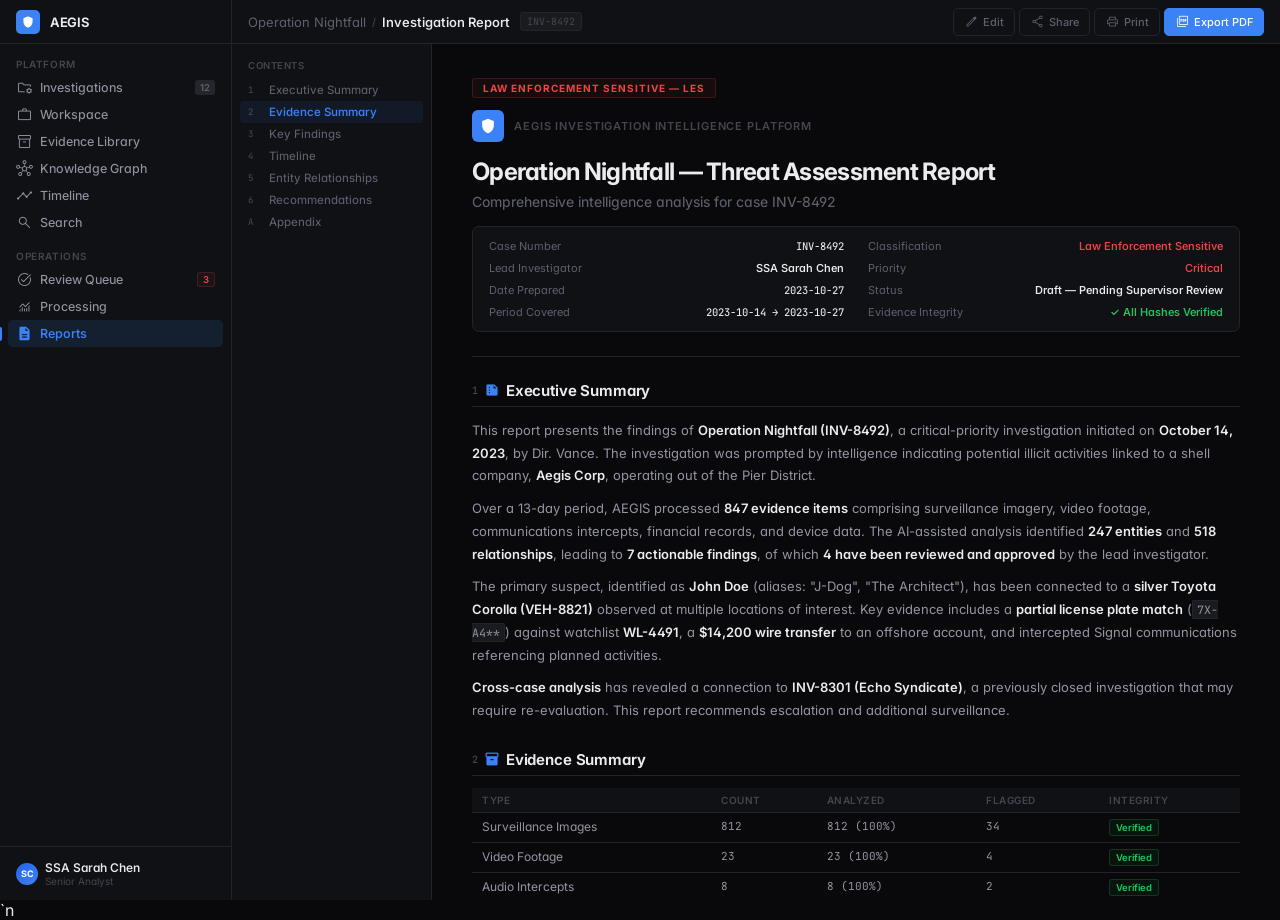
<file: aegis_landing/report.html>
﻿<!DOCTYPE html>
<html lang="en">
<head>
<meta charset="utf-8"/>
<meta name="viewport" content="width=device-width, initial-scale=1.0"/>
<title>AEGIS — Investigation Report</title>
<link rel="preconnect" href="https://fonts.googleapis.com"/>
<link rel="preconnect" href="https://fonts.gstatic.com" crossorigin/>
<link href="https://fonts.googleapis.com/css2?family=Inter:wght@350;400;450;500;550;600;700&family=JetBrains+Mono:wght@400;450;500&display=swap" rel="stylesheet"/>
<link href="https://fonts.googleapis.com/css2?family=Material+Symbols+Outlined:opsz,wght,FILL,GRAD@20..48,100..700,0..1,-50..200&display=swap" rel="stylesheet"/>
<style>
:root{
  --bg-base:#09090b;--bg-surface:#0f1115;--bg-raised:#151619;--bg-elevated:#1a1b1f;
  --bg-hover:#1f2024;--bg-active:#25262b;
  --border:#232429;--border-light:#2a2b31;
  --text-primary:#ececee;--text-secondary:#9395a1;--text-tertiary:#5e606d;--text-muted:#44464f;
  --accent:#3b82f6;--accent-dim:#2563eb;--accent-glow:rgba(59,130,246,0.08);--accent-subtle:rgba(59,130,246,0.12);--accent-border:rgba(59,130,246,0.25);
  --critical:#ef4444;--critical-bg:rgba(239,68,68,0.06);--critical-border:rgba(239,68,68,0.2);
  --success:#22c55e;--success-bg:rgba(34,197,94,0.06);--success-border:rgba(34,197,94,0.2);
  --high:#f59e0b;--high-bg:rgba(245,158,11,0.06);--high-border:rgba(245,158,11,0.2);
  --purple:#a855f7;
  --sidebar-w:232px;--topbar-h:44px;--radius-sm:5px;--radius-md:7px;
  --doc-max:780px;
}
*{margin:0;padding:0;box-sizing:border-box}
body{font-family:'Inter',-apple-system,system-ui,sans-serif;background:var(--bg-base);color:var(--text-primary);height:100vh;overflow:hidden;-webkit-font-smoothing:antialiased;font-feature-settings:'cv02','cv03','cv04','cv11'}
.shell{display:flex;height:100vh}

.sidebar{width:var(--sidebar-w);background:var(--bg-surface);border-right:1px solid var(--border);display:flex;flex-direction:column;flex-shrink:0;user-select:none}
.sidebar-brand{height:var(--topbar-h);display:flex;align-items:center;padding:0 16px;gap:10px;border-bottom:1px solid var(--border)}
.sidebar-brand .bi{width:24px;height:24px;background:var(--accent);border-radius:5px;display:flex;align-items:center;justify-content:center}
.sidebar-brand .bi .material-symbols-outlined{font-size:14px;color:#fff;font-variation-settings:'FILL' 1}
.sidebar-brand .bt{font-size:13px;font-weight:650;letter-spacing:-0.02em}
.ss{padding:6px 8px 0}.sl{font-size:10px;font-weight:600;color:var(--text-muted);letter-spacing:0.06em;text-transform:uppercase;padding:8px 8px 4px}
.si{display:flex;align-items:center;gap:7px;padding:5px 8px;border-radius:var(--radius-sm);cursor:pointer;font-size:12.5px;font-weight:450;color:var(--text-secondary);transition:all 100ms;text-decoration:none;position:relative}
.si:hover{background:var(--bg-hover);color:var(--text-primary)}
.si.a{background:var(--accent-subtle);color:var(--accent);font-weight:550}
.si.a::before{content:'';position:absolute;left:-8px;top:50%;transform:translateY(-50%);width:2px;height:14px;background:var(--accent);border-radius:0 2px 2px 0}
.si .material-symbols-outlined{font-size:17px;font-variation-settings:'wght' 300,'FILL' 0}
.si.a .material-symbols-outlined{font-variation-settings:'wght' 400,'FILL' 1}
.si .bd{margin-left:auto;font-size:9.5px;font-weight:600;color:var(--text-tertiary);background:var(--bg-active);padding:0 5px;border-radius:3px;height:15px;display:flex;align-items:center}
.si .bd.al{background:var(--critical-bg);color:var(--critical);border:1px solid var(--critical-border)}
.sf{margin-top:auto;border-top:1px solid var(--border);padding:8px}
.su{display:flex;align-items:center;gap:7px;padding:5px 8px;border-radius:var(--radius-sm);cursor:pointer}
.su .av{width:22px;height:22px;border-radius:50%;background:linear-gradient(135deg,var(--accent-dim),var(--accent));display:flex;align-items:center;justify-content:center;font-size:9px;font-weight:700;color:#fff}
.su .un{font-size:12px;font-weight:550}.su .ur{font-size:10px;color:var(--text-muted)}

.main{flex:1;display:flex;flex-direction:column;overflow:hidden;min-width:0}

.topbar{height:var(--topbar-h);border-bottom:1px solid var(--border);display:flex;align-items:center;padding:0 16px;gap:8px;flex-shrink:0;background:var(--bg-surface)}
.bc{display:flex;align-items:center;gap:6px;font-size:13px}
.bc .d{color:var(--text-tertiary)}.bc .s{color:var(--text-muted);font-size:11px}.bc .c{color:var(--text-primary);font-weight:550}
.cb{font-family:'JetBrains Mono',monospace;font-size:10px;color:var(--text-muted);background:var(--bg-elevated);border:1px solid var(--border);padding:2px 6px;border-radius:3px;margin-left:4px}

.tb-right{margin-left:auto;display:flex;align-items:center;gap:4px}
.tb-btn{height:28px;padding:0 10px;display:flex;align-items:center;gap:4px;border-radius:var(--radius-sm);border:1px solid var(--border);background:none;color:var(--text-tertiary);font-size:11px;font-weight:500;cursor:pointer;font-family:inherit;transition:all 100ms}
.tb-btn:hover{border-color:var(--border-light);color:var(--text-secondary);background:var(--bg-hover)}
.tb-btn .material-symbols-outlined{font-size:15px;font-variation-settings:'wght' 300}
.tb-btn.primary-btn{background:var(--accent);color:#fff;border-color:var(--accent)}
.tb-btn.primary-btn:hover{background:var(--accent-dim)}

/* ═══ Outline sidebar ═══ */
.report-layout{flex:1;display:flex;overflow:hidden}

.outline{
  width:200px;background:var(--bg-surface);border-right:1px solid var(--border);
  padding:12px 8px;flex-shrink:0;overflow-y:auto;
}
.outline::-webkit-scrollbar{width:3px}
.outline::-webkit-scrollbar-thumb{background:var(--border);border-radius:2px}
.outline-title{font-size:9.5px;font-weight:600;color:var(--text-muted);text-transform:uppercase;letter-spacing:0.06em;padding:4px 8px;margin-bottom:4px}
.outline-item{
  display:flex;align-items:center;gap:5px;padding:4px 8px;
  border-radius:4px;font-size:11.5px;font-weight:450;color:var(--text-tertiary);
  cursor:pointer;transition:all 80ms;text-decoration:none;
}
.outline-item:hover{background:var(--bg-hover);color:var(--text-secondary)}
.outline-item.active-o{color:var(--accent);font-weight:550;background:var(--accent-glow)}
.outline-item .o-num{font-family:'JetBrains Mono',monospace;font-size:9px;color:var(--text-muted);width:16px;flex-shrink:0}
.outline-item .material-symbols-outlined{font-size:14px;font-variation-settings:'wght' 300}

/* ═══ Document ═══ */
.doc-scroll{
  flex:1;overflow-y:auto;
  background:var(--bg-base);
  display:flex;justify-content:center;
  padding:32px 40px 80px;
}
.doc-scroll::-webkit-scrollbar{width:6px}
.doc-scroll::-webkit-scrollbar-track{background:transparent}
.doc-scroll::-webkit-scrollbar-thumb{background:var(--border);border-radius:3px}

.doc{
  width:100%;max-width:var(--doc-max);
}

/* Document header */
.doc-header{
  padding-bottom:24px;margin-bottom:24px;
  border-bottom:1px solid var(--border);
}

.doc-classification{
  font-size:10px;font-weight:700;text-transform:uppercase;letter-spacing:0.1em;
  color:var(--critical);background:var(--critical-bg);border:1px solid var(--critical-border);
  padding:3px 10px;border-radius:3px;display:inline-block;margin-bottom:12px;
}

.doc-logo{display:flex;align-items:center;gap:10px;margin-bottom:16px}
.doc-logo .logo-icon{width:32px;height:32px;background:var(--accent);border-radius:6px;display:flex;align-items:center;justify-content:center}
.doc-logo .logo-icon .material-symbols-outlined{font-size:18px;color:#fff;font-variation-settings:'FILL' 1}
.doc-logo .logo-text{font-size:11px;font-weight:600;color:var(--text-muted);text-transform:uppercase;letter-spacing:0.08em}

.doc-title{font-size:24px;font-weight:700;letter-spacing:-0.03em;line-height:1.2;margin-bottom:6px}
.doc-subtitle{font-size:14px;color:var(--text-tertiary);font-weight:450;margin-bottom:16px}

.doc-meta-grid{
  display:grid;grid-template-columns:1fr 1fr;gap:8px 24px;
  padding:12px 16px;background:var(--bg-surface);border:1px solid var(--border);
  border-radius:var(--radius-md);
}
.dm{display:flex;justify-content:space-between;align-items:baseline}
.dm-k{font-size:11px;color:var(--text-tertiary)}
.dm-v{font-size:11px;font-weight:550;color:var(--text-primary)}
.dm-v.mono{font-family:'JetBrains Mono',monospace;font-size:10.5px;font-weight:450}
.dm-v.crit{color:var(--critical)}
.dm-v.ok{color:var(--success)}

/* Sections */
.doc-section{margin-bottom:28px}
.doc-section:last-child{margin-bottom:0}

.doc-h2{
  font-size:15px;font-weight:650;letter-spacing:-0.01em;
  color:var(--text-primary);margin-bottom:12px;padding-bottom:6px;
  border-bottom:1px solid var(--border);
  display:flex;align-items:center;gap:6px;
}
.doc-h2 .sec-num{font-family:'JetBrains Mono',monospace;font-size:10px;color:var(--text-muted);font-weight:500}
.doc-h2 .material-symbols-outlined{font-size:16px;color:var(--accent);font-variation-settings:'FILL' 1,'wght' 400}

.doc-h3{font-size:13px;font-weight:600;color:var(--text-primary);margin:12px 0 6px}

.doc-p{font-size:13px;color:var(--text-secondary);line-height:1.75;margin-bottom:10px}
.doc-p strong{color:var(--text-primary);font-weight:600}
.doc-p .hl{color:var(--accent);font-weight:550}
.doc-p .code{font-family:'JetBrains Mono',monospace;font-size:11.5px;background:var(--bg-elevated);padding:1px 4px;border-radius:2px;border:1px solid var(--border)}

/* Tables */
.doc-table{width:100%;border-collapse:collapse;margin:8px 0 12px;font-size:12px}
.doc-table th{
  text-align:left;padding:6px 10px;font-size:10px;font-weight:600;
  color:var(--text-muted);text-transform:uppercase;letter-spacing:0.05em;
  border-bottom:1px solid var(--border);background:var(--bg-surface);
}
.doc-table td{padding:6px 10px;border-bottom:1px solid var(--border);color:var(--text-secondary);vertical-align:top}
.doc-table tr:hover td{background:var(--bg-hover)}
.doc-table .mono-cell{font-family:'JetBrains Mono',monospace;font-size:11px}

.badge-cell{font-size:9.5px;font-weight:600;padding:2px 6px;border-radius:3px;display:inline-block}
.badge-cell.critical{color:var(--critical);background:var(--critical-bg);border:1px solid var(--critical-border)}
.badge-cell.high{color:var(--high);background:var(--high-bg);border:1px solid var(--high-border)}
.badge-cell.approved{color:var(--success);background:var(--success-bg);border:1px solid var(--success-border)}
.badge-cell.pending{color:var(--high);background:var(--high-bg);border:1px solid var(--high-border)}
.badge-cell.rejected{color:var(--critical);background:var(--critical-bg);border:1px solid var(--critical-border)}

/* Timeline compact */
.doc-tl{border-left:2px solid var(--border);padding-left:16px;margin:8px 0 12px}
.doc-tl-item{position:relative;margin-bottom:10px}
.doc-tl-item::before{content:'';position:absolute;left:-21px;top:4px;width:8px;height:8px;border-radius:50%;background:var(--bg-active);border:1.5px solid var(--text-muted)}
.doc-tl-item.key-event::before{background:var(--accent);border-color:var(--accent)}
.doc-tl-date{font-family:'JetBrains Mono',monospace;font-size:10px;color:var(--text-muted);margin-bottom:1px}
.doc-tl-title{font-size:12.5px;font-weight:550;color:var(--text-primary)}
.doc-tl-desc{font-size:11.5px;color:var(--text-tertiary);margin-top:1px}

/* Relationship diagram */
.doc-rel-grid{display:grid;grid-template-columns:1fr 1fr;gap:6px;margin:8px 0 12px}
.rel-card{
  padding:8px 10px;border-radius:4px;border:1px solid var(--border);
  background:var(--bg-surface);
}
.rel-card .rc-label{font-size:9px;font-weight:600;text-transform:uppercase;letter-spacing:0.04em;color:var(--text-muted);margin-bottom:3px}
.rel-card .rc-name{font-size:12px;font-weight:600;color:var(--text-primary)}
.rel-card .rc-detail{font-size:10.5px;color:var(--text-tertiary);margin-top:1px}

/* Recommendation cards */
.rec-card{
  padding:10px 14px;border-radius:var(--radius-sm);
  border:1px solid var(--border);background:var(--bg-surface);
  margin-bottom:6px;display:flex;gap:10px;align-items:flex-start;
}
.rec-card .rec-num{
  width:22px;height:22px;border-radius:50%;
  background:var(--accent-glow);border:1px solid var(--accent-border);
  display:flex;align-items:center;justify-content:center;
  font-family:'JetBrains Mono',monospace;font-size:10px;font-weight:600;
  color:var(--accent);flex-shrink:0;margin-top:1px;
}
.rec-card .rec-body{flex:1}
.rec-card .rec-title{font-size:12.5px;font-weight:600;color:var(--text-primary);margin-bottom:2px}
.rec-card .rec-desc{font-size:11.5px;color:var(--text-tertiary);line-height:1.5}
.rec-card .rec-priority{font-size:9px;font-weight:600;text-transform:uppercase;letter-spacing:0.04em;padding:1px 5px;border-radius:2px;margin-left:auto;flex-shrink:0}

/* Footer */
.doc-footer{
  margin-top:32px;padding-top:16px;border-top:1px solid var(--border);
  text-align:center;
}
.doc-footer .df-class{font-size:10px;font-weight:700;color:var(--critical);letter-spacing:0.1em;text-transform:uppercase;margin-bottom:4px}
.doc-footer .df-gen{font-size:10px;color:var(--text-muted)}

@media print{
  .sidebar,.topbar,.outline{display:none!important}
  .doc-scroll{padding:0!important;background:#fff!important}
  .doc{color:#111!important}
  body{background:#fff!important}
}
</style>
</head>
<body>
<div class="shell">
  <aside class="sidebar">
    <div class="sidebar-brand"><div class="bi"><span class="material-symbols-outlined">shield</span></div><span class="bt">AEGIS</span></div>
    <div class="ss">
      <div class="sl">Platform</div>
      <a class="si" href="index.html"><span class="material-symbols-outlined">folder_managed</span>Investigations<span class="bd">12</span></a>
      <a class="si" href="workspace.html"><span class="material-symbols-outlined">work</span>Workspace</a>
      <a class="si" href="#"><span class="material-symbols-outlined">inventory_2</span>Evidence Library</a>
      <a class="si" href="knowledge-graph.html"><span class="material-symbols-outlined">hub</span>Knowledge Graph</a>
      <a class="si" href="timeline.html"><span class="material-symbols-outlined">timeline</span>Timeline</a>
      <a class="si" href="#"><span class="material-symbols-outlined">search</span>Search</a>
    </div>
    <div class="ss">
      <div class="sl">Operations</div>
      <a class="si" href="review.html"><span class="material-symbols-outlined">task_alt</span>Review Queue<span class="bd al">3</span></a>
      <a class="si" href="processing.html"><span class="material-symbols-outlined">monitoring</span>Processing</a>
      <a class="si a" href="#"><span class="material-symbols-outlined">description</span>Reports</a>
    </div>
    <div class="sf"><div class="su"><div class="av">SC</div><div><div class="un">SSA Sarah Chen</div><div class="ur">Senior Analyst</div></div></div></div>
  </aside>

  <div class="main">
    <header class="topbar">
      <div class="bc"><span class="d">Operation Nightfall</span><span class="s">/</span><span class="c">Investigation Report</span><span class="cb">INV-8492</span></div>
      <div class="tb-right">
        <button class="tb-btn"><span class="material-symbols-outlined">edit</span>Edit</button>
        <button class="tb-btn"><span class="material-symbols-outlined">share</span>Share</button>
        <button class="tb-btn"><span class="material-symbols-outlined">print</span>Print</button>
        <button class="tb-btn primary-btn" onclick="window.print()"><span class="material-symbols-outlined">picture_as_pdf</span>Export PDF</button>
      </div>
    </header>

    <div class="report-layout">
      <!-- Outline -->
      <nav class="outline">
        <div class="outline-title">Contents</div>
        <a class="outline-item active-o" href="#exec"><span class="o-num">1</span>Executive Summary</a>
        <a class="outline-item" href="#evidence"><span class="o-num">2</span>Evidence Summary</a>
        <a class="outline-item" href="#findings"><span class="o-num">3</span>Key Findings</a>
        <a class="outline-item" href="#timeline"><span class="o-num">4</span>Timeline</a>
        <a class="outline-item" href="#entities"><span class="o-num">5</span>Entity Relationships</a>
        <a class="outline-item" href="#recommendations"><span class="o-num">6</span>Recommendations</a>
        <a class="outline-item" href="#appendix"><span class="o-num">A</span>Appendix</a>
      </nav>

      <!-- Document -->
      <div class="doc-scroll">
        <div class="doc">

          <!-- Header -->
          <div class="doc-header">
            <div class="doc-classification">LAW ENFORCEMENT SENSITIVE — LES</div>
            <div class="doc-logo">
              <div class="logo-icon"><span class="material-symbols-outlined">shield</span></div>
              <span class="logo-text">AEGIS Investigation Intelligence Platform</span>
            </div>
            <div class="doc-title">Operation Nightfall — Threat Assessment Report</div>
            <div class="doc-subtitle">Comprehensive intelligence analysis for case INV-8492</div>

            <div class="doc-meta-grid">
              <div class="dm"><span class="dm-k">Case Number</span><span class="dm-v mono">INV-8492</span></div>
              <div class="dm"><span class="dm-k">Classification</span><span class="dm-v crit">Law Enforcement Sensitive</span></div>
              <div class="dm"><span class="dm-k">Lead Investigator</span><span class="dm-v">SSA Sarah Chen</span></div>
              <div class="dm"><span class="dm-k">Priority</span><span class="dm-v crit">Critical</span></div>
              <div class="dm"><span class="dm-k">Date Prepared</span><span class="dm-v mono">2023-10-27</span></div>
              <div class="dm"><span class="dm-k">Status</span><span class="dm-v">Draft — Pending Supervisor Review</span></div>
              <div class="dm"><span class="dm-k">Period Covered</span><span class="dm-v mono">2023-10-14 → 2023-10-27</span></div>
              <div class="dm"><span class="dm-k">Evidence Integrity</span><span class="dm-v ok">✓ All Hashes Verified</span></div>
            </div>
          </div>

          <!-- 1. Executive Summary -->
          <div class="doc-section" id="exec">
            <div class="doc-h2"><span class="sec-num">1</span><span class="material-symbols-outlined">summarize</span>Executive Summary</div>
            <div class="doc-p">This report presents the findings of <strong>Operation Nightfall (INV-8492)</strong>, a critical-priority investigation initiated on <strong>October 14, 2023</strong>, by Dir. Vance. The investigation was prompted by intelligence indicating potential illicit activities linked to a shell company, <strong>Aegis Corp</strong>, operating out of the Pier District.</div>
            <div class="doc-p">Over a 13-day period, AEGIS processed <strong>847 evidence items</strong> comprising surveillance imagery, video footage, communications intercepts, financial records, and device data. The AI-assisted analysis identified <strong>247 entities</strong> and <strong>518 relationships</strong>, leading to <strong>7 actionable findings</strong>, of which <strong>4 have been reviewed and approved</strong> by the lead investigator.</div>
            <div class="doc-p">The primary suspect, identified as <strong>John Doe</strong> (aliases: "J-Dog", "The Architect"), has been connected to a <strong>silver Toyota Corolla (VEH-8821)</strong> observed at multiple locations of interest. Key evidence includes a <strong>partial license plate match</strong> (<span class="code">7X-A4**</span>) against watchlist <strong>WL-4491</strong>, a <strong>$14,200 wire transfer</strong> to an offshore account, and intercepted Signal communications referencing planned activities.</div>
            <div class="doc-p"><strong>Cross-case analysis</strong> has revealed a connection to <strong>INV-8301 (Echo Syndicate)</strong>, a previously closed investigation that may require re-evaluation. This report recommends escalation and additional surveillance.</div>
          </div>

          <!-- 2. Evidence Summary -->
          <div class="doc-section" id="evidence">
            <div class="doc-h2"><span class="sec-num">2</span><span class="material-symbols-outlined">inventory_2</span>Evidence Summary</div>
            <table class="doc-table">
              <thead><tr><th>Type</th><th>Count</th><th>Analyzed</th><th>Flagged</th><th>Integrity</th></tr></thead>
              <tbody>
                <tr><td>Surveillance Images</td><td class="mono-cell">812</td><td class="mono-cell">812 (100%)</td><td class="mono-cell">34</td><td><span class="badge-cell approved">Verified</span></td></tr>
                <tr><td>Video Footage</td><td class="mono-cell">23</td><td class="mono-cell">23 (100%)</td><td class="mono-cell">4</td><td><span class="badge-cell approved">Verified</span></td></tr>
                <tr><td>Audio Intercepts</td><td class="mono-cell">8</td><td class="mono-cell">8 (100%)</td><td class="mono-cell">2</td><td><span class="badge-cell approved">Verified</span></td></tr>
                <tr><td>Documents</td><td class="mono-cell">4</td><td class="mono-cell">4 (100%)</td><td class="mono-cell">1</td><td><span class="badge-cell approved">Verified</span></td></tr>
                <tr><td style="font-weight:600;color:var(--text-primary)">Total</td><td class="mono-cell" style="font-weight:600">847</td><td class="mono-cell" style="font-weight:600">847</td><td class="mono-cell" style="font-weight:600">41</td><td></td></tr>
              </tbody>
            </table>
            <div class="doc-p"><strong>Note:</strong> One image (<span class="code">IMG_024_parking_east.jpg</span>) was flagged for <strong>EXIF metadata anomaly</strong> — all metadata fields stripped prior to acquisition. This has been referred to forensic integrity review.</div>
          </div>

          <!-- 3. Key Findings -->
          <div class="doc-section" id="findings">
            <div class="doc-h2"><span class="sec-num">3</span><span class="material-symbols-outlined">psychology</span>Key Findings</div>
            <table class="doc-table">
              <thead><tr><th>ID</th><th>Finding</th><th>Confidence</th><th>Sources</th><th>Status</th></tr></thead>
              <tbody>
                <tr><td class="mono-cell">FND-0847</td><td>Silver Toyota Corolla identified at Sector 4G; partial plate matches watchlist WL-4491</td><td class="mono-cell" style="color:var(--success)">97%</td><td class="mono-cell">3</td><td><span class="badge-cell approved">Approved</span></td></tr>
                <tr><td class="mono-cell">FND-0849</td><td>Vehicle plate linked to INV-8301 (Echo Syndicate) — cross-case intelligence</td><td class="mono-cell" style="color:var(--success)">91%</td><td class="mono-cell">2</td><td><span class="badge-cell approved">Approved</span></td></tr>
                <tr><td class="mono-cell">FND-0851</td><td>Financial anomaly — $14,200 wire transfer to offshore account ZY-8841</td><td class="mono-cell" style="color:var(--high)">84%</td><td class="mono-cell">1</td><td><span class="badge-cell approved">Approved</span></td></tr>
                <tr><td class="mono-cell">FND-0848</td><td>Unidentified male observed near target vehicle at 03:14Z</td><td class="mono-cell" style="color:var(--high)">72%</td><td class="mono-cell">1</td><td><span class="badge-cell pending">Pending</span></td></tr>
                <tr><td class="mono-cell">FND-0850</td><td>Intercepted Signal message with threat indicators and coded language</td><td class="mono-cell" style="color:var(--high)">78%</td><td class="mono-cell">1</td><td><span class="badge-cell approved">Approved</span></td></tr>
                <tr><td class="mono-cell">FND-0846</td><td>EXIF metadata stripped from IMG_024 — possible tampering</td><td class="mono-cell" style="color:var(--text-muted)">—</td><td class="mono-cell">1</td><td><span class="badge-cell rejected">Rejected</span></td></tr>
              </tbody>
            </table>
          </div>

          <!-- 4. Timeline -->
          <div class="doc-section" id="timeline">
            <div class="doc-h2"><span class="sec-num">4</span><span class="material-symbols-outlined">timeline</span>Timeline of Key Events</div>
            <div class="doc-tl">
              <div class="doc-tl-item"><div class="doc-tl-date">Oct 14, 2023 · 09:00Z</div><div class="doc-tl-title">Investigation initiated by Dir. Vance</div><div class="doc-tl-desc">Case INV-8492 opened with priority Critical</div></div>
              <div class="doc-tl-item key-event"><div class="doc-tl-date">Oct 14, 2023 · 19:05Z</div><div class="doc-tl-title">First observation of VEH-8821 at warehouse loading dock</div><div class="doc-tl-desc">Silver Toyota Corolla captured by perimeter camera</div></div>
              <div class="doc-tl-item"><div class="doc-tl-date">Oct 21, 2023 · 11:22Z</div><div class="doc-tl-title">Keycard USR-817A used at Warehouse B</div><div class="doc-tl-desc">47-minute dwell time at loading dock entrance</div></div>
              <div class="doc-tl-item"><div class="doc-tl-date">Oct 25, 2023 · 16:30Z</div><div class="doc-tl-title">Wire transfer of $14,200 to offshore account ZY-8841</div><div class="doc-tl-desc">Financial anomaly flagged — exceeds CTR threshold</div></div>
              <div class="doc-tl-item key-event"><div class="doc-tl-date">Oct 26, 2023 · 09:15Z</div><div class="doc-tl-title">Intercepted Signal message from @architect_99</div><div class="doc-tl-desc">"The package is secure. Moving to coordinate point beta at 2200."</div></div>
              <div class="doc-tl-item"><div class="doc-tl-date">Oct 26, 2023 · 22:48Z</div><div class="doc-tl-title">DEVICE-4491 GPS ping at Pier District</div><div class="doc-tl-desc">12.5m accuracy — consistent with Warehouse B</div></div>
              <div class="doc-tl-item key-event"><div class="doc-tl-date">Oct 27, 2023 · 03:14Z</div><div class="doc-tl-title">Vehicle and suspect observed at Sector 4G</div><div class="doc-tl-desc">License plate partial match confirmed against WL-4491</div></div>
            </div>
          </div>

          <!-- 5. Entity Relationships -->
          <div class="doc-section" id="entities">
            <div class="doc-h2"><span class="sec-num">5</span><span class="material-symbols-outlined">hub</span>Entity Relationships</div>
            <div class="doc-p">The knowledge graph contains <strong>247 entities</strong> organized into <strong>8 communities</strong>. The following are the primary entities and their key relationships relevant to this investigation:</div>
            <div class="doc-rel-grid">
              <div class="rel-card"><div class="rc-label" style="color:var(--critical)">Primary Suspect</div><div class="rc-name">John Doe</div><div class="rc-detail">ID: USR-992-817A · Aliases: "J-Dog", "The Architect" · Confidence: 0.91</div></div>
              <div class="rel-card"><div class="rc-label" style="color:var(--accent)">Vehicle</div><div class="rc-name">VEH-8821 · Silver Toyota Corolla</div><div class="rc-detail">Registered to suspect · Plate: 7X-A4** · Watchlist WL-4491</div></div>
              <div class="rel-card"><div class="rc-label" style="color:var(--high)">Organization</div><div class="rc-name">Aegis Corp (Shell Company)</div><div class="rc-detail">Operates Warehouse B · Suspect previously employed</div></div>
              <div class="rel-card"><div class="rc-label" style="color:#06b6d4">Device</div><div class="rc-name">DEVICE-4491 · iPhone 15</div><div class="rc-detail">Owned by suspect · GPS pings at Sector 4G, Pier District</div></div>
              <div class="rel-card"><div class="rc-label" style="color:#a855f7">Account</div><div class="rc-name">@architect_99 (Signal)</div><div class="rc-detail">Linked to suspect email · Source of intercepted comms</div></div>
              <div class="rel-card"><div class="rc-label" style="color:var(--high)">Financial</div><div class="rc-name">Account ZY-8841 (Cayman Islands)</div><div class="rc-detail">Received $14,200 wire · Owned by Aegis Corp</div></div>
            </div>
          </div>

          <!-- 6. Recommendations -->
          <div class="doc-section" id="recommendations">
            <div class="doc-h2"><span class="sec-num">6</span><span class="material-symbols-outlined">recommend</span>Recommendations</div>
            <div class="rec-card"><div class="rec-num">1</div><div class="rec-body"><div class="rec-title">Run complete plate through DMV database</div><div class="rec-desc">Obtain full registration for VEH-8821. Cross-reference with parking garage records from Oct 26–28 in the Pier District area.</div></div><span class="rec-priority" style="color:var(--critical);background:var(--critical-bg);border:1px solid var(--critical-border)">Urgent</span></div>
            <div class="rec-card"><div class="rec-num">2</div><div class="rec-body"><div class="rec-title">Re-open INV-8301 (Echo Syndicate) for cross-case review</div><div class="rec-desc">Same vehicle model and partial plate observed in a closed case. Request access to INV-8301 evidence archive. Alert Dir. Vance.</div></div><span class="rec-priority" style="color:var(--critical);background:var(--critical-bg);border:1px solid var(--critical-border)">Urgent</span></div>
            <div class="rec-card"><div class="rec-num">3</div><div class="rec-body"><div class="rec-title">Request FinCEN SAR for account ZY-8841</div><div class="rec-desc">The $14,200 transfer exceeds structuring patterns. Coordinate with financial crimes unit for Suspicious Activity Report filing.</div></div><span class="rec-priority" style="color:var(--high);background:var(--high-bg);border:1px solid var(--high-border)">High</span></div>
            <div class="rec-card"><div class="rec-num">4</div><div class="rec-body"><div class="rec-title">Deploy additional surveillance at Warehouse B</div><div class="rec-desc">Suspect has visited 3 times (Oct 14, 21, 26). Next visit predicted within 3–5 days based on behavioral pattern analysis.</div></div><span class="rec-priority" style="color:var(--high);background:var(--high-bg);border:1px solid var(--high-border)">High</span></div>
            <div class="rec-card"><div class="rec-num">5</div><div class="rec-body"><div class="rec-title">Perform gait analysis on UNKNOWN_1</div><div class="rec-desc">Cross-reference with VID_alley_cam_01.mp4 for additional angles. Facial recognition inconclusive due to low-light conditions.</div></div><span class="rec-priority" style="color:var(--text-tertiary);background:var(--bg-elevated);border:1px solid var(--border)">Medium</span></div>
          </div>

          <!-- Appendix -->
          <div class="doc-section" id="appendix">
            <div class="doc-h2"><span class="sec-num">A</span><span class="material-symbols-outlined">attach_file</span>Appendix</div>
            <div class="doc-h3">A.1 AI Capability Usage</div>
            <table class="doc-table">
              <thead><tr><th>Capability</th><th>Invocations</th><th>Avg Latency</th><th>Tokens Used</th></tr></thead>
              <tbody>
                <tr><td class="mono-cell">vision.detection</td><td class="mono-cell">812</td><td class="mono-cell">52ms</td><td class="mono-cell">18,421</td></tr>
                <tr><td class="mono-cell">extraction.ocr</td><td class="mono-cell">812</td><td class="mono-cell">22ms</td><td class="mono-cell">12,847</td></tr>
                <tr><td class="mono-cell">extraction.metadata</td><td class="mono-cell">847</td><td class="mono-cell">4ms</td><td class="mono-cell">3,201</td></tr>
                <tr><td class="mono-cell">analysis.trajectory</td><td class="mono-cell">34</td><td class="mono-cell">680ms</td><td class="mono-cell">4,891</td></tr>
                <tr><td class="mono-cell">ai.recommend</td><td class="mono-cell">1</td><td class="mono-cell">3.2s</td><td class="mono-cell">3,531</td></tr>
              </tbody>
            </table>
            <div class="doc-h3">A.2 Chain of Custody</div>
            <div class="doc-p">All <strong>847 evidence items</strong> maintain an unbroken chain of custody. SHA-256 hashes were computed at intake and verified at each processing stage. No integrity violations detected. Full hash manifest available upon request.</div>
          </div>

          <!-- Footer -->
          <div class="doc-footer">
            <div class="df-class">LAW ENFORCEMENT SENSITIVE — LES</div>
            <div class="df-gen">Generated by AEGIS Intelligence Platform v4.2 · Report ID: RPT-8492-001 · Page 1 of 1</div>
          </div>
        </div>
      </div>
    </div>
  </div>
</div>

<script>
  // Outline scroll sync
  document.querySelectorAll('.outline-item').forEach(item => {
    item.addEventListener('click', e => {
      e.preventDefault();
      document.querySelectorAll('.outline-item').forEach(i => i.classList.remove('active-o'));
      item.classList.add('active-o');
      const id = item.getAttribute('href').substring(1);
      document.getElementById(id)?.scrollIntoView({behavior:'smooth',block:'start'});
    });
  });

  // Scroll spy
  const sections = document.querySelectorAll('.doc-section');
  const observer = new IntersectionObserver(entries => {
    entries.forEach(entry => {
      if (entry.isIntersecting) {
        const id = entry.target.id;
        document.querySelectorAll('.outline-item').forEach(i => i.classList.remove('active-o'));
        document.querySelector(`.outline-item[href="#${id}"]`)?.classList.add('active-o');
      }
    });
  }, {threshold:0.3});
  sections.forEach(s => observer.observe(s));
</script>
<script src="nav.js"></script>`n</body>
</html>
</file>
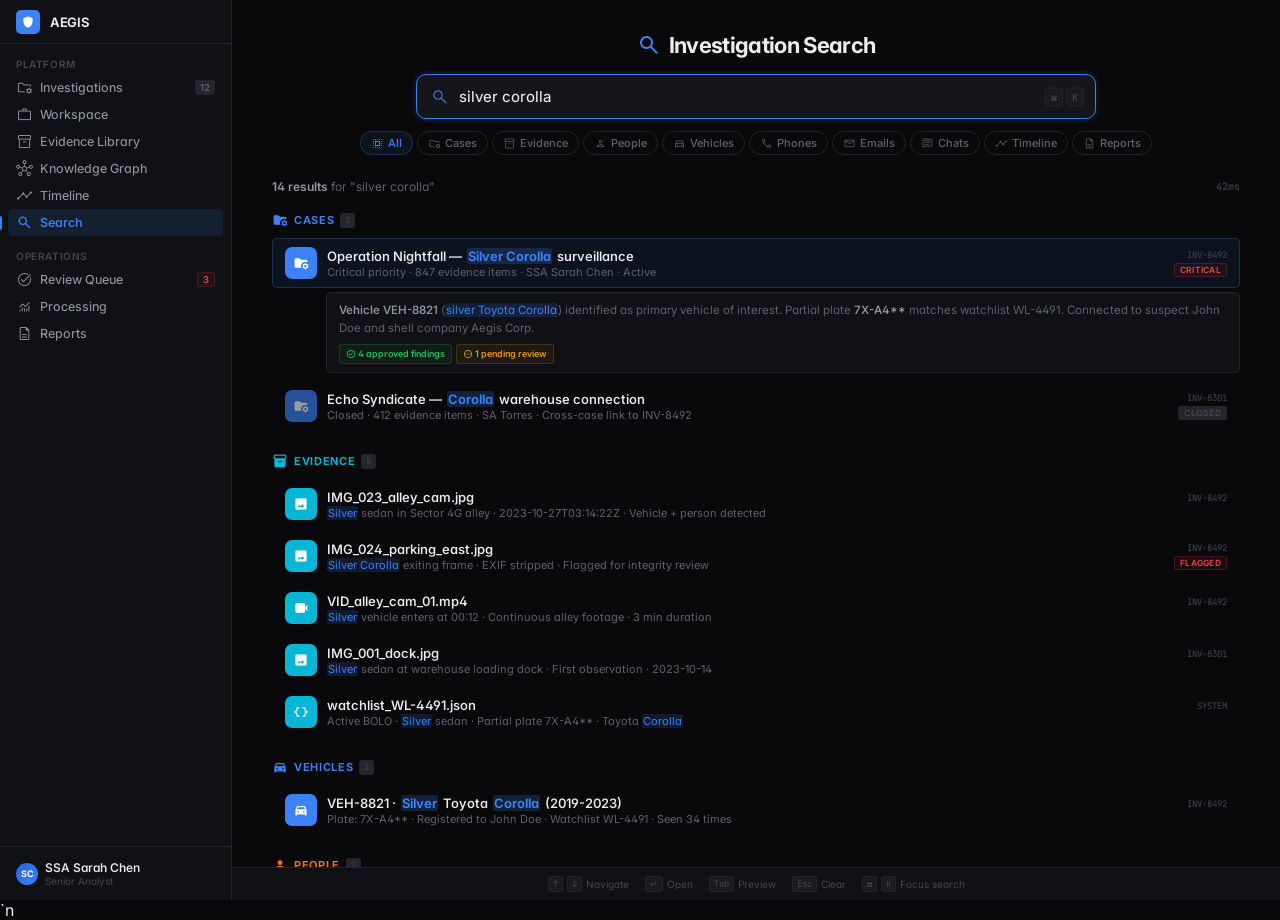
<file: aegis_landing/search.html>
﻿<!DOCTYPE html>
<html lang="en">
<head>
<meta charset="utf-8"/>
<meta name="viewport" content="width=device-width, initial-scale=1.0"/>
<title>AEGIS — Search</title>
<link rel="preconnect" href="https://fonts.googleapis.com"/>
<link rel="preconnect" href="https://fonts.gstatic.com" crossorigin/>
<link href="https://fonts.googleapis.com/css2?family=Inter:wght@350;400;450;500;550;600;700&family=JetBrains+Mono:wght@400;450;500&display=swap" rel="stylesheet"/>
<link href="https://fonts.googleapis.com/css2?family=Material+Symbols+Outlined:opsz,wght,FILL,GRAD@20..48,100..700,0..1,-50..200&display=swap" rel="stylesheet"/>
<style>
:root{
  --bg-base:#09090b;--bg-surface:#0f1115;--bg-raised:#151619;--bg-elevated:#1a1b1f;
  --bg-hover:#1f2024;--bg-active:#25262b;
  --border:#232429;--border-light:#2a2b31;
  --text-primary:#ececee;--text-secondary:#9395a1;--text-tertiary:#5e606d;--text-muted:#44464f;
  --accent:#3b82f6;--accent-dim:#2563eb;--accent-glow:rgba(59,130,246,0.08);--accent-subtle:rgba(59,130,246,0.12);--accent-border:rgba(59,130,246,0.25);
  --critical:#ef4444;--critical-bg:rgba(239,68,68,0.06);--critical-border:rgba(239,68,68,0.2);
  --success:#22c55e;--success-bg:rgba(34,197,94,0.06);--success-border:rgba(34,197,94,0.2);
  --high:#f59e0b;--high-bg:rgba(245,158,11,0.06);--high-border:rgba(245,158,11,0.2);
  --purple:#a855f7;--cyan:#06b6d4;--orange:#f97316;--pink:#ec4899;--emerald:#10b981;
  --sidebar-w:232px;--topbar-h:44px;--radius-sm:5px;--radius-md:7px;
}
*{margin:0;padding:0;box-sizing:border-box}
body{font-family:'Inter',-apple-system,system-ui,sans-serif;background:var(--bg-base);color:var(--text-primary);height:100vh;overflow:hidden;-webkit-font-smoothing:antialiased;font-feature-settings:'cv02','cv03','cv04','cv11'}
.shell{display:flex;height:100vh}

.sidebar{width:var(--sidebar-w);background:var(--bg-surface);border-right:1px solid var(--border);display:flex;flex-direction:column;flex-shrink:0;user-select:none}
.sidebar-brand{height:var(--topbar-h);display:flex;align-items:center;padding:0 16px;gap:10px;border-bottom:1px solid var(--border)}
.sidebar-brand .bi{width:24px;height:24px;background:var(--accent);border-radius:5px;display:flex;align-items:center;justify-content:center}
.sidebar-brand .bi .material-symbols-outlined{font-size:14px;color:#fff;font-variation-settings:'FILL' 1}
.sidebar-brand .bt{font-size:13px;font-weight:650;letter-spacing:-0.02em}
.ss{padding:6px 8px 0}.sl{font-size:10px;font-weight:600;color:var(--text-muted);letter-spacing:0.06em;text-transform:uppercase;padding:8px 8px 4px}
.si{display:flex;align-items:center;gap:7px;padding:5px 8px;border-radius:var(--radius-sm);cursor:pointer;font-size:12.5px;font-weight:450;color:var(--text-secondary);transition:all 100ms;text-decoration:none;position:relative}
.si:hover{background:var(--bg-hover);color:var(--text-primary)}
.si.a{background:var(--accent-subtle);color:var(--accent);font-weight:550}
.si.a::before{content:'';position:absolute;left:-8px;top:50%;transform:translateY(-50%);width:2px;height:14px;background:var(--accent);border-radius:0 2px 2px 0}
.si .material-symbols-outlined{font-size:17px;font-variation-settings:'wght' 300,'FILL' 0}
.si.a .material-symbols-outlined{font-variation-settings:'wght' 400,'FILL' 1}
.si .bd{margin-left:auto;font-size:9.5px;font-weight:600;color:var(--text-tertiary);background:var(--bg-active);padding:0 5px;border-radius:3px;height:15px;display:flex;align-items:center}
.si .bd.al{background:var(--critical-bg);color:var(--critical);border:1px solid var(--critical-border)}
.sf{margin-top:auto;border-top:1px solid var(--border);padding:8px}
.su{display:flex;align-items:center;gap:7px;padding:5px 8px;border-radius:var(--radius-sm);cursor:pointer}
.su .av{width:22px;height:22px;border-radius:50%;background:linear-gradient(135deg,var(--accent-dim),var(--accent));display:flex;align-items:center;justify-content:center;font-size:9px;font-weight:700;color:#fff}
.su .un{font-size:12px;font-weight:550}.su .ur{font-size:10px;color:var(--text-muted)}

.main{flex:1;display:flex;flex-direction:column;overflow:hidden;min-width:0}

/* ═══ Search Header ═══ */
.search-header{
  padding:32px 40px 0;flex-shrink:0;
  display:flex;flex-direction:column;align-items:center;
}

.search-title{
  font-size:22px;font-weight:700;letter-spacing:-0.03em;margin-bottom:16px;
  display:flex;align-items:center;gap:8px;
}
.search-title .material-symbols-outlined{font-size:24px;color:var(--accent);font-variation-settings:'FILL' 1,'wght' 400}

/* Search bar */
.search-bar{
  width:100%;max-width:680px;position:relative;margin-bottom:12px;
}
.search-bar input{
  width:100%;padding:12px 16px 12px 42px;
  background:var(--bg-surface);border:1.5px solid var(--border);
  border-radius:10px;color:var(--text-primary);
  font-size:15px;font-family:inherit;font-weight:450;
  outline:none;transition:all 200ms;
}
.search-bar input::placeholder{color:var(--text-muted)}
.search-bar input:focus{border-color:var(--accent);background:var(--bg-raised);box-shadow:0 0 0 3px var(--accent-glow)}
.search-bar .s-icon{
  position:absolute;left:14px;top:50%;transform:translateY(-50%);
  font-size:20px;color:var(--text-muted);font-variation-settings:'wght' 300;
  pointer-events:none;transition:color 150ms;
}
.search-bar input:focus~.s-icon{color:var(--accent)}
.search-bar .s-kbd{
  position:absolute;right:12px;top:50%;transform:translateY(-50%);
  display:flex;gap:3px;
}
.search-bar .s-kbd kbd{
  font-family:'JetBrains Mono',monospace;font-size:10px;
  background:var(--bg-elevated);border:1px solid var(--border);
  padding:2px 5px;border-radius:3px;color:var(--text-muted);
}

/* Scope chips */
.scope-row{
  display:flex;gap:4px;margin-bottom:8px;flex-wrap:wrap;justify-content:center;
}
.scope-chip{
  padding:4px 10px;border-radius:20px;font-size:11px;font-weight:500;
  color:var(--text-tertiary);border:1px solid var(--border);background:none;
  cursor:pointer;font-family:inherit;transition:all 100ms;
  display:flex;align-items:center;gap:4px;
}
.scope-chip:hover{border-color:var(--border-light);color:var(--text-secondary);background:var(--bg-hover)}
.scope-chip.on{border-color:var(--accent-border);color:var(--accent);background:var(--accent-glow)}
.scope-chip .material-symbols-outlined{font-size:13px;font-variation-settings:'wght' 300,'FILL' 0}
.scope-chip.on .material-symbols-outlined{font-variation-settings:'wght' 400,'FILL' 1}

/* ═══ Results ═══ */
.results-area{flex:1;overflow-y:auto;padding:8px 40px 40px}
.results-area::-webkit-scrollbar{width:5px}
.results-area::-webkit-scrollbar-track{background:transparent}
.results-area::-webkit-scrollbar-thumb{background:var(--border);border-radius:3px}

.results-info{
  display:flex;align-items:center;justify-content:space-between;
  padding:8px 0 12px;
}
.ri-count{font-size:12px;color:var(--text-tertiary)}
.ri-count strong{color:var(--text-secondary);font-weight:600}
.ri-time{font-family:'JetBrains Mono',monospace;font-size:10px;color:var(--text-muted)}

/* Category group */
.result-group{margin-bottom:16px}
.rg-header{
  display:flex;align-items:center;gap:6px;padding:6px 0;
  margin-bottom:4px;
}
.rg-header .material-symbols-outlined{font-size:16px;font-variation-settings:'wght' 400,'FILL' 1}
.rg-header .rg-title{font-size:11px;font-weight:650;text-transform:uppercase;letter-spacing:0.06em}
.rg-header .rg-count{font-family:'JetBrains Mono',monospace;font-size:9px;color:var(--text-muted);background:var(--bg-active);padding:0 5px;border-radius:3px;height:15px;display:flex;align-items:center}

.rg-items{display:flex;flex-direction:column;gap:2px}

/* Result row */
.result-row{
  display:flex;align-items:center;gap:10px;
  padding:8px 12px;border-radius:var(--radius-sm);
  cursor:pointer;transition:all 80ms;
  border:1px solid transparent;
}
.result-row:hover{background:var(--bg-hover);border-color:var(--border)}
.result-row.selected-r{background:var(--accent-glow);border-color:var(--accent-border)}

.result-row .r-icon{
  width:32px;height:32px;border-radius:7px;
  display:flex;align-items:center;justify-content:center;
  flex-shrink:0;
}
.result-row .r-icon .material-symbols-outlined{font-size:16px;color:#fff;font-variation-settings:'FILL' 1}

.result-row .r-body{flex:1;min-width:0}
.result-row .r-title{font-size:13px;font-weight:550;color:var(--text-primary);display:flex;align-items:center;gap:5px}
.result-row .r-title mark{background:rgba(59,130,246,0.2);color:var(--accent);border-radius:2px;padding:0 1px;font-weight:650}
.result-row .r-subtitle{font-size:11px;color:var(--text-tertiary);margin-top:1px;white-space:nowrap;overflow:hidden;text-overflow:ellipsis}
.result-row .r-subtitle mark{background:rgba(59,130,246,0.15);color:var(--accent);border-radius:2px;padding:0 1px}

.result-row .r-meta{display:flex;flex-direction:column;align-items:flex-end;gap:2px;flex-shrink:0}
.result-row .r-case{font-family:'JetBrains Mono',monospace;font-size:9px;color:var(--text-muted)}
.result-row .r-badge{font-size:8.5px;font-weight:600;text-transform:uppercase;letter-spacing:0.03em;padding:1px 5px;border-radius:2px}

/* Result preview (expanded) */
.result-preview{
  margin:2px 0 6px 54px;padding:8px 12px;
  background:var(--bg-surface);border:1px solid var(--border);border-radius:var(--radius-sm);
  font-size:11.5px;color:var(--text-tertiary);line-height:1.6;
  display:none;
}
.result-preview.show{display:block;animation:fadeIn 150ms ease}
.result-preview strong{color:var(--text-secondary);font-weight:550}
.result-preview mark{background:rgba(59,130,246,0.15);color:var(--accent);border-radius:2px;padding:0 1px}
.result-preview .rp-tags{display:flex;gap:4px;margin-top:6px}
.result-preview .rp-tag{font-size:9px;font-weight:550;padding:2px 6px;border-radius:3px;display:inline-flex;align-items:center;gap:2px}
.result-preview .rp-tag .material-symbols-outlined{font-size:10px}

/* Action hint */
.r-action{
  font-size:9px;color:var(--text-muted);display:flex;align-items:center;gap:3px;
  opacity:0;transition:opacity 100ms;
}
.result-row:hover .r-action{opacity:1}
.r-action .material-symbols-outlined{font-size:11px;font-variation-settings:'wght' 400}

/* Empty state */
.empty-state{
  display:flex;flex-direction:column;align-items:center;justify-content:center;
  padding:80px 0;color:var(--text-muted);
}
.empty-state .material-symbols-outlined{font-size:48px;font-variation-settings:'wght' 100;margin-bottom:12px}
.empty-state .es-title{font-size:14px;font-weight:550;color:var(--text-tertiary);margin-bottom:4px}
.empty-state .es-desc{font-size:12px;color:var(--text-muted);text-align:center}

/* Recent searches */
.recent-section{margin-bottom:16px}
.recent-title{font-size:10px;font-weight:600;color:var(--text-muted);text-transform:uppercase;letter-spacing:0.06em;margin-bottom:6px}
.recent-item{
  display:flex;align-items:center;gap:8px;padding:5px 8px;
  border-radius:4px;cursor:pointer;transition:background 80ms;
  font-size:12px;color:var(--text-tertiary);
}
.recent-item:hover{background:var(--bg-hover);color:var(--text-secondary)}
.recent-item .material-symbols-outlined{font-size:14px;color:var(--text-muted);font-variation-settings:'wght' 300}
.recent-item .ri-time{margin-left:auto;font-family:'JetBrains Mono',monospace;font-size:9px;color:var(--text-muted)}

/* Keyboard hints bar */
.kb-bar{
  display:flex;align-items:center;justify-content:center;gap:16px;
  padding:8px 0;border-top:1px solid var(--border);flex-shrink:0;
  background:var(--bg-surface);
}
.kb-hint{display:flex;align-items:center;gap:4px;font-size:10px;color:var(--text-muted)}
.kb-hint kbd{font-family:'JetBrains Mono',monospace;font-size:9px;background:var(--bg-elevated);border:1px solid var(--border);padding:1px 4px;border-radius:2px}

@keyframes fadeIn{from{opacity:0}to{opacity:1}}
</style>
</head>
<body>
<div class="shell">
  <aside class="sidebar">
    <div class="sidebar-brand"><div class="bi"><span class="material-symbols-outlined">shield</span></div><span class="bt">AEGIS</span></div>
    <div class="ss">
      <div class="sl">Platform</div>
      <a class="si" href="index.html"><span class="material-symbols-outlined">folder_managed</span>Investigations<span class="bd">12</span></a>
      <a class="si" href="workspace.html"><span class="material-symbols-outlined">work</span>Workspace</a>
      <a class="si" href="#"><span class="material-symbols-outlined">inventory_2</span>Evidence Library</a>
      <a class="si" href="knowledge-graph.html"><span class="material-symbols-outlined">hub</span>Knowledge Graph</a>
      <a class="si" href="timeline.html"><span class="material-symbols-outlined">timeline</span>Timeline</a>
      <a class="si a" href="#"><span class="material-symbols-outlined">search</span>Search</a>
    </div>
    <div class="ss">
      <div class="sl">Operations</div>
      <a class="si" href="review.html"><span class="material-symbols-outlined">task_alt</span>Review Queue<span class="bd al">3</span></a>
      <a class="si" href="processing.html"><span class="material-symbols-outlined">monitoring</span>Processing</a>
      <a class="si" href="report.html"><span class="material-symbols-outlined">description</span>Reports</a>
    </div>
    <div class="sf"><div class="su"><div class="av">SC</div><div><div class="un">SSA Sarah Chen</div><div class="ur">Senior Analyst</div></div></div></div>
  </aside>

  <div class="main">
    <!-- Search Header -->
    <div class="search-header">
      <div class="search-title">
        <span class="material-symbols-outlined">search</span>
        Investigation Search
      </div>
      <div class="search-bar">
        <input type="text" id="searchInput" placeholder="Search cases, evidence, people, vehicles, communications..." spellcheck="false" autofocus value="silver corolla"/>
        <span class="material-symbols-outlined s-icon">search</span>
        <div class="s-kbd"><kbd>⌘</kbd><kbd>K</kbd></div>
      </div>
      <div class="scope-row">
        <button class="scope-chip on"><span class="material-symbols-outlined">select_all</span>All</button>
        <button class="scope-chip" data-scope="cases"><span class="material-symbols-outlined">folder_managed</span>Cases</button>
        <button class="scope-chip" data-scope="evidence"><span class="material-symbols-outlined">inventory_2</span>Evidence</button>
        <button class="scope-chip" data-scope="people"><span class="material-symbols-outlined">person</span>People</button>
        <button class="scope-chip" data-scope="vehicles"><span class="material-symbols-outlined">directions_car</span>Vehicles</button>
        <button class="scope-chip" data-scope="phones"><span class="material-symbols-outlined">call</span>Phones</button>
        <button class="scope-chip" data-scope="emails"><span class="material-symbols-outlined">mail</span>Emails</button>
        <button class="scope-chip" data-scope="comms"><span class="material-symbols-outlined">chat</span>Chats</button>
        <button class="scope-chip" data-scope="timeline"><span class="material-symbols-outlined">timeline</span>Timeline</button>
        <button class="scope-chip" data-scope="reports"><span class="material-symbols-outlined">description</span>Reports</button>
      </div>
    </div>

    <!-- Results -->
    <div class="results-area" id="resultsArea">
      <div class="results-info">
        <span class="ri-count"><strong>14 results</strong> for "silver corolla"</span>
        <span class="ri-time">42ms</span>
      </div>

      <!-- Cases -->
      <div class="result-group">
        <div class="rg-header">
          <span class="material-symbols-outlined" style="color:var(--accent)">folder_managed</span>
          <span class="rg-title" style="color:var(--accent)">Cases</span>
          <span class="rg-count">2</span>
        </div>
        <div class="rg-items">
          <div class="result-row selected-r" onclick="togglePreview(this)">
            <div class="r-icon" style="background:var(--accent)"><span class="material-symbols-outlined">folder_managed</span></div>
            <div class="r-body">
              <div class="r-title">Operation Nightfall — <mark>Silver Corolla</mark> surveillance</div>
              <div class="r-subtitle">Critical priority · 847 evidence items · SSA Sarah Chen · Active</div>
            </div>
            <div class="r-meta">
              <span class="r-case">INV-8492</span>
              <span class="r-badge" style="color:var(--critical);background:var(--critical-bg);border:1px solid var(--critical-border)">Critical</span>
            </div>
          </div>
          <div class="result-preview show">
            <strong>Vehicle VEH-8821</strong> (<mark>silver Toyota Corolla</mark>) identified as primary vehicle of interest. Partial plate <strong>7X-A4**</strong> matches watchlist WL-4491. Connected to suspect John Doe and shell company Aegis Corp.
            <div class="rp-tags">
              <span class="rp-tag" style="color:var(--success);background:var(--success-bg);border:1px solid var(--success-border)"><span class="material-symbols-outlined">verified</span>4 approved findings</span>
              <span class="rp-tag" style="color:var(--high);background:var(--high-bg);border:1px solid var(--high-border)"><span class="material-symbols-outlined">pending</span>1 pending review</span>
            </div>
          </div>

          <div class="result-row" onclick="togglePreview(this)">
            <div class="r-icon" style="background:var(--accent);opacity:0.6"><span class="material-symbols-outlined">folder_managed</span></div>
            <div class="r-body">
              <div class="r-title">Echo Syndicate — <mark>Corolla</mark> warehouse connection</div>
              <div class="r-subtitle">Closed · 412 evidence items · SA Torres · Cross-case link to INV-8492</div>
            </div>
            <div class="r-meta">
              <span class="r-case">INV-8301</span>
              <span class="r-badge" style="color:var(--text-muted);background:var(--bg-active);border:1px solid var(--border)">Closed</span>
            </div>
          </div>
        </div>
      </div>

      <!-- Evidence -->
      <div class="result-group">
        <div class="rg-header">
          <span class="material-symbols-outlined" style="color:var(--cyan)">inventory_2</span>
          <span class="rg-title" style="color:var(--cyan)">Evidence</span>
          <span class="rg-count">5</span>
        </div>
        <div class="rg-items">
          <div class="result-row" onclick="togglePreview(this)">
            <div class="r-icon" style="background:var(--cyan)"><span class="material-symbols-outlined">image</span></div>
            <div class="r-body">
              <div class="r-title">IMG_023_alley_cam.jpg</div>
              <div class="r-subtitle"><mark>Silver</mark> sedan in Sector 4G alley · 2023-10-27T03:14:22Z · Vehicle + person detected</div>
            </div>
            <div class="r-meta">
              <span class="r-case">INV-8492</span>
              <span class="r-action"><span class="material-symbols-outlined">open_in_new</span>Open in Workspace</span>
            </div>
          </div>
          <div class="result-row" onclick="togglePreview(this)">
            <div class="r-icon" style="background:var(--cyan)"><span class="material-symbols-outlined">image</span></div>
            <div class="r-body">
              <div class="r-title">IMG_024_parking_east.jpg</div>
              <div class="r-subtitle"><mark>Silver Corolla</mark> exiting frame · EXIF stripped · Flagged for integrity review</div>
            </div>
            <div class="r-meta">
              <span class="r-case">INV-8492</span>
              <span class="r-badge" style="color:var(--critical);background:var(--critical-bg);border:1px solid var(--critical-border)">Flagged</span>
            </div>
          </div>
          <div class="result-row" onclick="togglePreview(this)">
            <div class="r-icon" style="background:var(--cyan)"><span class="material-symbols-outlined">videocam</span></div>
            <div class="r-body">
              <div class="r-title">VID_alley_cam_01.mp4</div>
              <div class="r-subtitle"><mark>Silver</mark> vehicle enters at 00:12 · Continuous alley footage · 3 min duration</div>
            </div>
            <div class="r-meta"><span class="r-case">INV-8492</span><span class="r-action"><span class="material-symbols-outlined">open_in_new</span>Open</span></div>
          </div>
          <div class="result-row" onclick="togglePreview(this)">
            <div class="r-icon" style="background:var(--cyan)"><span class="material-symbols-outlined">image</span></div>
            <div class="r-body">
              <div class="r-title">IMG_001_dock.jpg</div>
              <div class="r-subtitle"><mark>Silver</mark> sedan at warehouse loading dock · First observation · 2023-10-14</div>
            </div>
            <div class="r-meta"><span class="r-case">INV-8301</span><span class="r-action"><span class="material-symbols-outlined">open_in_new</span>Open</span></div>
          </div>
          <div class="result-row" onclick="togglePreview(this)">
            <div class="r-icon" style="background:var(--cyan)"><span class="material-symbols-outlined">data_object</span></div>
            <div class="r-body">
              <div class="r-title">watchlist_WL-4491.json</div>
              <div class="r-subtitle">Active BOLO · <mark>Silver</mark> sedan · Partial plate 7X-A4** · Toyota <mark>Corolla</mark></div>
            </div>
            <div class="r-meta"><span class="r-case">SYSTEM</span><span class="r-action"><span class="material-symbols-outlined">open_in_new</span>Open</span></div>
          </div>
        </div>
      </div>

      <!-- Vehicles -->
      <div class="result-group">
        <div class="rg-header">
          <span class="material-symbols-outlined" style="color:var(--accent)">directions_car</span>
          <span class="rg-title" style="color:var(--accent)">Vehicles</span>
          <span class="rg-count">1</span>
        </div>
        <div class="rg-items">
          <div class="result-row" onclick="togglePreview(this)">
            <div class="r-icon" style="background:var(--accent)"><span class="material-symbols-outlined">directions_car</span></div>
            <div class="r-body">
              <div class="r-title">VEH-8821 · <mark>Silver</mark> Toyota <mark>Corolla</mark> (2019-2023)</div>
              <div class="r-subtitle">Plate: 7X-A4** · Registered to John Doe · Watchlist WL-4491 · Seen 34 times</div>
            </div>
            <div class="r-meta">
              <span class="r-case">INV-8492</span>
              <span class="r-action"><span class="material-symbols-outlined">hub</span>View in Graph</span>
            </div>
          </div>
          <div class="result-preview">
            <strong>Entity: VEH-8821</strong> · Type: Vehicle · <mark>Silver Toyota Corolla</mark> (2019-2023 model range). Registered owner: <strong>John Doe</strong> (USR-992-817A). First observed <strong>Oct 14</strong> at warehouse loading dock. Last observed <strong>Oct 27 03:14Z</strong> at Sector 4G. Trajectory analysis shows <strong>6 unique locations</strong> visited over 13-day period.
          </div>
        </div>
      </div>

      <!-- People -->
      <div class="result-group">
        <div class="rg-header">
          <span class="material-symbols-outlined" style="color:var(--orange)">person</span>
          <span class="rg-title" style="color:var(--orange)">People</span>
          <span class="rg-count">2</span>
        </div>
        <div class="rg-items">
          <div class="result-row" onclick="togglePreview(this)">
            <div class="r-icon" style="background:var(--orange)"><span class="material-symbols-outlined">person</span></div>
            <div class="r-body">
              <div class="r-title">John Doe — Owner of <mark>silver Corolla</mark></div>
              <div class="r-subtitle">USR-992-817A · "J-Dog" / "The Architect" · Primary suspect · Active target</div>
            </div>
            <div class="r-meta">
              <span class="r-case">INV-8492</span>
              <span class="r-badge" style="color:var(--critical);background:var(--critical-bg);border:1px solid var(--critical-border)">Suspect</span>
            </div>
          </div>
          <div class="result-row" onclick="togglePreview(this)">
            <div class="r-icon" style="background:var(--orange);opacity:0.5"><span class="material-symbols-outlined">person</span></div>
            <div class="r-body">
              <div class="r-title">UNKNOWN_1 — Near <mark>silver</mark> vehicle</div>
              <div class="r-subtitle">Unidentified male · ~180cm · Observed at Sector 4G · Possibly same as John Doe</div>
            </div>
            <div class="r-meta"><span class="r-case">INV-8492</span><span class="r-action"><span class="material-symbols-outlined">hub</span>View in Graph</span></div>
          </div>
        </div>
      </div>

      <!-- Timeline Events -->
      <div class="result-group">
        <div class="rg-header">
          <span class="material-symbols-outlined" style="color:var(--high)">timeline</span>
          <span class="rg-title" style="color:var(--high)">Timeline Events</span>
          <span class="rg-count">3</span>
        </div>
        <div class="rg-items">
          <div class="result-row" onclick="togglePreview(this)">
            <div class="r-icon" style="background:var(--high)"><span class="material-symbols-outlined">photo_camera</span></div>
            <div class="r-body">
              <div class="r-title"><mark>Silver Corolla</mark> observed at Sector 4G</div>
              <div class="r-subtitle">Oct 27, 03:14Z · CCTV CAM_N_34A · Vehicle + plate match · AI confidence 97%</div>
            </div>
            <div class="r-meta"><span class="r-case">INV-8492</span><span class="r-action"><span class="material-symbols-outlined">timeline</span>View in Timeline</span></div>
          </div>
          <div class="result-row" onclick="togglePreview(this)">
            <div class="r-icon" style="background:var(--high)"><span class="material-symbols-outlined">location_on</span></div>
            <div class="r-body">
              <div class="r-title"><mark>Silver</mark> sedan first observed at warehouse dock</div>
              <div class="r-subtitle">Oct 14, 19:05Z · Perimeter camera · Earliest known sighting</div>
            </div>
            <div class="r-meta"><span class="r-case">INV-8492</span><span class="r-action"><span class="material-symbols-outlined">timeline</span>Timeline</span></div>
          </div>
          <div class="result-row" onclick="togglePreview(this)">
            <div class="r-icon" style="background:var(--high)"><span class="material-symbols-outlined">psychology</span></div>
            <div class="r-body">
              <div class="r-title">AI Finding: <mark>Silver Toyota Corolla</mark> matched watchlist</div>
              <div class="r-subtitle">Oct 27, 03:14Z · FND-0847 · vision.detection capability · Approved by SSA Chen</div>
            </div>
            <div class="r-meta"><span class="r-case">INV-8492</span><span class="r-action"><span class="material-symbols-outlined">task_alt</span>Review</span></div>
          </div>
        </div>
      </div>

      <!-- Reports -->
      <div class="result-group">
        <div class="rg-header">
          <span class="material-symbols-outlined" style="color:var(--pink)">description</span>
          <span class="rg-title" style="color:var(--pink)">Reports</span>
          <span class="rg-count">1</span>
        </div>
        <div class="rg-items">
          <div class="result-row" onclick="togglePreview(this)">
            <div class="r-icon" style="background:var(--pink)"><span class="material-symbols-outlined">description</span></div>
            <div class="r-body">
              <div class="r-title">Threat Assessment: Operation Nightfall</div>
              <div class="r-subtitle">Draft · Mentions "<mark>silver Corolla</mark>" in §1 Executive Summary, §3 Key Findings, §5 Entities</div>
            </div>
            <div class="r-meta"><span class="r-case">RPT-8492-001</span><span class="r-action"><span class="material-symbols-outlined">open_in_new</span>Open Report</span></div>
          </div>
        </div>
      </div>
    </div>

    <!-- Keyboard hints -->
    <div class="kb-bar">
      <div class="kb-hint"><kbd>↑</kbd><kbd>↓</kbd> Navigate</div>
      <div class="kb-hint"><kbd>↵</kbd> Open</div>
      <div class="kb-hint"><kbd>Tab</kbd> Preview</div>
      <div class="kb-hint"><kbd>Esc</kbd> Clear</div>
      <div class="kb-hint"><kbd>⌘</kbd><kbd>K</kbd> Focus search</div>
    </div>
  </div>
</div>

<script>
  // Scope chips
  document.querySelectorAll('.scope-chip').forEach(chip => {
    chip.addEventListener('click', () => {
      const isAll = !chip.dataset.scope;
      if (isAll) {
        document.querySelectorAll('.scope-chip').forEach(c => c.classList.remove('on'));
        chip.classList.add('on');
      } else {
        document.querySelector('.scope-chip:not([data-scope])')?.classList.remove('on');
        chip.classList.toggle('on');
        if (!document.querySelector('.scope-chip.on')) {
          document.querySelector('.scope-chip:not([data-scope])').classList.add('on');
        }
      }
    });
  });

  // Toggle preview
  function togglePreview(row) {
    document.querySelectorAll('.result-row').forEach(r => r.classList.remove('selected-r'));
    row.classList.add('selected-r');
    const preview = row.nextElementSibling;
    if (preview && preview.classList.contains('result-preview')) {
      preview.classList.toggle('show');
    }
  }

  // Keyboard navigation
  let selectedIdx = 0;
  const rows = () => [...document.querySelectorAll('.result-row')];

  document.addEventListener('keydown', e => {
    const allRows = rows();
    if (e.key === 'ArrowDown') {
      e.preventDefault();
      selectedIdx = Math.min(selectedIdx + 1, allRows.length - 1);
      allRows.forEach(r => r.classList.remove('selected-r'));
      allRows[selectedIdx]?.classList.add('selected-r');
      allRows[selectedIdx]?.scrollIntoView({ block: 'nearest', behavior: 'smooth' });
    }
    if (e.key === 'ArrowUp') {
      e.preventDefault();
      selectedIdx = Math.max(selectedIdx - 1, 0);
      allRows.forEach(r => r.classList.remove('selected-r'));
      allRows[selectedIdx]?.classList.add('selected-r');
      allRows[selectedIdx]?.scrollIntoView({ block: 'nearest', behavior: 'smooth' });
    }
    if (e.key === 'Escape') {
      document.getElementById('searchInput').value = '';
      document.getElementById('searchInput').focus();
    }
    if ((e.metaKey || e.ctrlKey) && e.key === 'k') {
      e.preventDefault();
      document.getElementById('searchInput').focus();
      document.getElementById('searchInput').select();
    }
  });
</script>
<script src="nav.js"></script>`n</body>
</html>
</file>
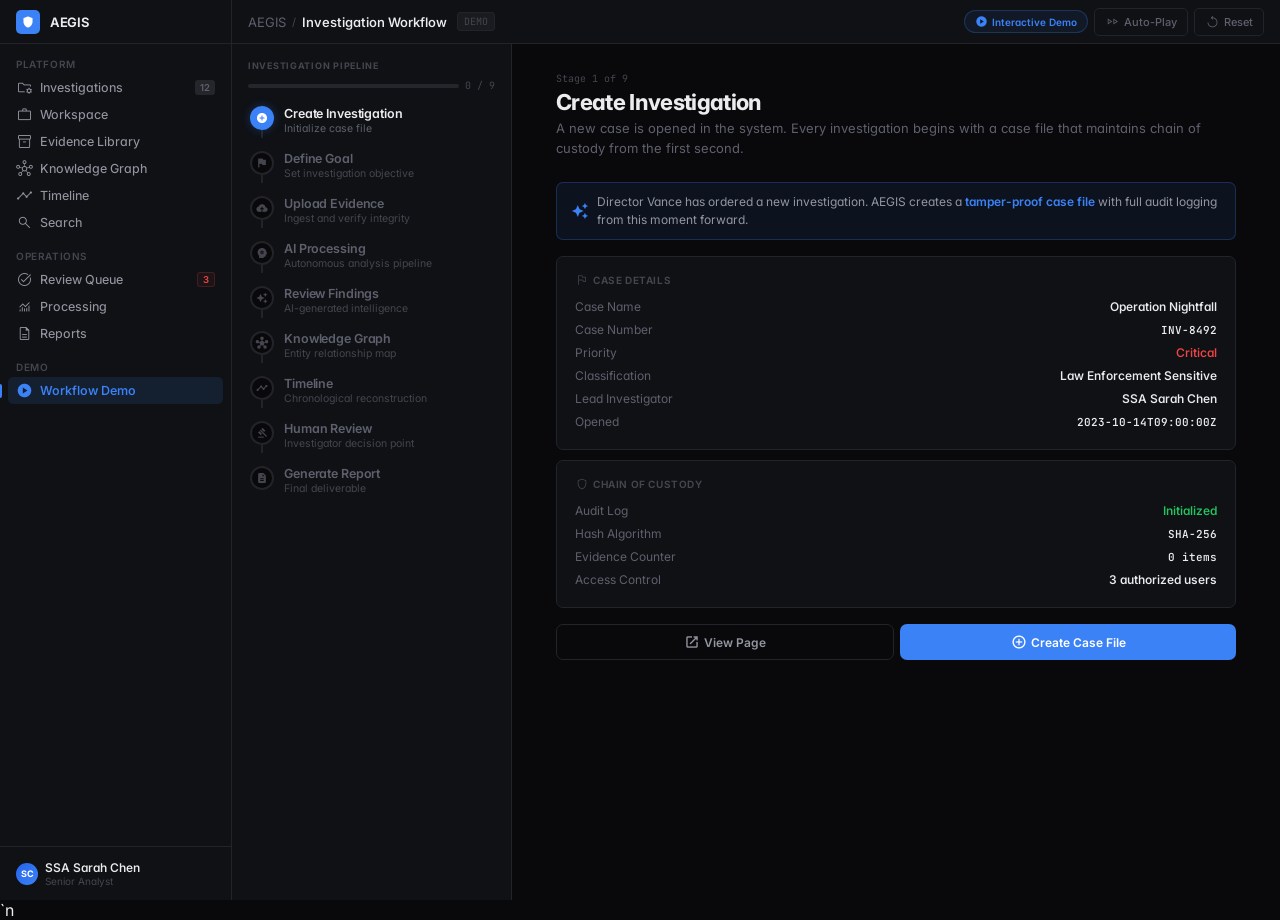
<file: aegis_landing/workflow.html>
﻿<!DOCTYPE html>
<html lang="en">
<head>
<meta charset="utf-8"/>
<meta name="viewport" content="width=device-width, initial-scale=1.0"/>
<title>AEGIS — Investigation Workflow</title>
<link rel="preconnect" href="https://fonts.googleapis.com"/>
<link rel="preconnect" href="https://fonts.gstatic.com" crossorigin/>
<link href="https://fonts.googleapis.com/css2?family=Inter:wght@350;400;450;500;550;600;700;800&family=JetBrains+Mono:wght@400;450;500&display=swap" rel="stylesheet"/>
<link href="https://fonts.googleapis.com/css2?family=Material+Symbols+Outlined:opsz,wght,FILL,GRAD@20..48,100..700,0..1,-50..200&display=swap" rel="stylesheet"/>
<style>
:root{
  --bg-base:#09090b;--bg-surface:#0f1115;--bg-raised:#151619;--bg-elevated:#1a1b1f;
  --bg-hover:#1f2024;--bg-active:#25262b;
  --border:#232429;--border-light:#2a2b31;
  --text-primary:#ececee;--text-secondary:#9395a1;--text-tertiary:#5e606d;--text-muted:#44464f;
  --accent:#3b82f6;--accent-dim:#2563eb;--accent-glow:rgba(59,130,246,0.08);--accent-subtle:rgba(59,130,246,0.12);--accent-border:rgba(59,130,246,0.25);
  --critical:#ef4444;--critical-bg:rgba(239,68,68,0.06);--critical-border:rgba(239,68,68,0.2);
  --success:#22c55e;--success-bg:rgba(34,197,94,0.06);--success-border:rgba(34,197,94,0.2);
  --high:#f59e0b;--high-bg:rgba(245,158,11,0.06);--high-border:rgba(245,158,11,0.2);
  --purple:#a855f7;--purple-bg:rgba(168,85,247,0.06);--purple-border:rgba(168,85,247,0.2);
  --cyan:#06b6d4;--orange:#f97316;--pink:#ec4899;--emerald:#10b981;
  --sidebar-w:232px;--topbar-h:44px;--radius-sm:5px;--radius-md:7px;--radius-lg:10px;
}
*{margin:0;padding:0;box-sizing:border-box}
body{font-family:'Inter',-apple-system,system-ui,sans-serif;background:var(--bg-base);color:var(--text-primary);height:100vh;overflow:hidden;-webkit-font-smoothing:antialiased;font-feature-settings:'cv02','cv03','cv04','cv11'}
.shell{display:flex;height:100vh}

/* Sidebar */
.sidebar{width:var(--sidebar-w);background:var(--bg-surface);border-right:1px solid var(--border);display:flex;flex-direction:column;flex-shrink:0;user-select:none}
.sidebar-brand{height:var(--topbar-h);display:flex;align-items:center;padding:0 16px;gap:10px;border-bottom:1px solid var(--border)}
.sidebar-brand .bi{width:24px;height:24px;background:var(--accent);border-radius:5px;display:flex;align-items:center;justify-content:center}
.sidebar-brand .bi .material-symbols-outlined{font-size:14px;color:#fff;font-variation-settings:'FILL' 1}
.sidebar-brand .bt{font-size:13px;font-weight:650;letter-spacing:-0.02em}
.ss{padding:6px 8px 0}.sl{font-size:10px;font-weight:600;color:var(--text-muted);letter-spacing:0.06em;text-transform:uppercase;padding:8px 8px 4px}
.si{display:flex;align-items:center;gap:7px;padding:5px 8px;border-radius:var(--radius-sm);cursor:pointer;font-size:12.5px;font-weight:450;color:var(--text-secondary);transition:all 100ms;text-decoration:none;position:relative}
.si:hover{background:var(--bg-hover);color:var(--text-primary)}
.si.a{background:var(--accent-subtle);color:var(--accent);font-weight:550}
.si.a::before{content:'';position:absolute;left:-8px;top:50%;transform:translateY(-50%);width:2px;height:14px;background:var(--accent);border-radius:0 2px 2px 0}
.si .material-symbols-outlined{font-size:17px;font-variation-settings:'wght' 300,'FILL' 0}
.si.a .material-symbols-outlined{font-variation-settings:'wght' 400,'FILL' 1}
.si .bd{margin-left:auto;font-size:9.5px;font-weight:600;color:var(--text-tertiary);background:var(--bg-active);padding:0 5px;border-radius:3px;height:15px;display:flex;align-items:center}
.si .bd.al{background:var(--critical-bg);color:var(--critical);border:1px solid var(--critical-border)}
.sf{margin-top:auto;border-top:1px solid var(--border);padding:8px}
.su{display:flex;align-items:center;gap:7px;padding:5px 8px;border-radius:var(--radius-sm);cursor:pointer}
.su .av{width:22px;height:22px;border-radius:50%;background:linear-gradient(135deg,var(--accent-dim),var(--accent));display:flex;align-items:center;justify-content:center;font-size:9px;font-weight:700;color:#fff}
.su .un{font-size:12px;font-weight:550}.su .ur{font-size:10px;color:var(--text-muted)}

.main{flex:1;display:flex;flex-direction:column;overflow:hidden;min-width:0}

.topbar{height:var(--topbar-h);border-bottom:1px solid var(--border);display:flex;align-items:center;padding:0 16px;gap:8px;flex-shrink:0;background:var(--bg-surface)}
.bc{display:flex;align-items:center;gap:6px;font-size:13px}
.bc .d{color:var(--text-tertiary)}.bc .s{color:var(--text-muted);font-size:11px}.bc .c{color:var(--text-primary);font-weight:550}
.cb{font-family:'JetBrains Mono',monospace;font-size:10px;color:var(--text-muted);background:var(--bg-elevated);border:1px solid var(--border);padding:2px 6px;border-radius:3px;margin-left:4px}
.tb-right{margin-left:auto;display:flex;align-items:center;gap:6px}
.tb-btn{height:28px;padding:0 10px;display:flex;align-items:center;gap:4px;border-radius:var(--radius-sm);border:1px solid var(--border);background:none;color:var(--text-tertiary);font-size:11px;font-weight:500;cursor:pointer;font-family:inherit;transition:all 100ms}
.tb-btn:hover{border-color:var(--border-light);color:var(--text-secondary);background:var(--bg-hover)}
.tb-btn .material-symbols-outlined{font-size:15px;font-variation-settings:'wght' 300}
.demo-badge{display:flex;align-items:center;gap:4px;font-size:10px;font-weight:600;color:var(--accent);background:var(--accent-glow);border:1px solid var(--accent-border);padding:4px 10px;border-radius:20px}
.demo-badge .material-symbols-outlined{font-size:13px;font-variation-settings:'FILL' 1}

/* ═══ Workflow Layout ═══ */
.wf-layout{flex:1;display:flex;overflow:hidden}

/* ── Pipeline sidebar ── */
.pipeline{
  width:280px;background:var(--bg-surface);border-right:1px solid var(--border);
  display:flex;flex-direction:column;flex-shrink:0;overflow-y:auto;
  padding:16px 0;
}
.pipeline::-webkit-scrollbar{width:3px}
.pipeline::-webkit-scrollbar-thumb{background:var(--border);border-radius:2px}

.pipe-label{font-size:9px;font-weight:700;color:var(--text-muted);text-transform:uppercase;letter-spacing:0.08em;padding:0 16px;margin-bottom:8px}

.pipe-progress{
  display:flex;align-items:center;gap:6px;padding:0 16px;margin-bottom:14px;
}
.pipe-progress .pp-bar{flex:1;height:4px;background:var(--bg-active);border-radius:2px;overflow:hidden}
.pipe-progress .pp-fill{height:100%;border-radius:2px;background:var(--accent);transition:width 600ms ease}
.pipe-progress .pp-text{font-family:'JetBrains Mono',monospace;font-size:10px;color:var(--text-muted);flex-shrink:0}

/* Stage items */
.stage{
  display:flex;align-items:flex-start;gap:0;padding:0 16px;
  cursor:pointer;position:relative;
}
.stage:last-child .st-connector{display:none}

.st-track{display:flex;flex-direction:column;align-items:center;width:28px;flex-shrink:0;position:relative}

.st-node{
  width:24px;height:24px;border-radius:50%;
  display:flex;align-items:center;justify-content:center;
  border:2px solid var(--border);background:var(--bg-base);
  position:relative;z-index:2;transition:all 250ms;flex-shrink:0;
}
.st-node .material-symbols-outlined{font-size:12px;color:var(--text-muted);font-variation-settings:'FILL' 1,'wght' 600;transition:all 250ms}

.st-connector{width:2px;background:var(--border);flex:1;min-height:8px;transition:background 400ms}

/* States */
.stage.done .st-node{border-color:var(--success);background:var(--success)}
.stage.done .st-node .material-symbols-outlined{color:#fff;font-size:13px}
.stage.done .st-connector{background:var(--success)}

.stage.active .st-node{border-color:var(--accent);background:var(--accent);box-shadow:0 0 10px rgba(59,130,246,0.3)}
.stage.active .st-node .material-symbols-outlined{color:#fff}

.stage.running .st-node{border-color:var(--accent);background:var(--accent);animation:pulse-node 1.5s ease-in-out infinite}
@keyframes pulse-node{0%,100%{box-shadow:0 0 6px rgba(59,130,246,0.3)}50%{box-shadow:0 0 14px rgba(59,130,246,0.5)}}

.stage.review .st-node{border-color:var(--high);background:var(--high)}
.stage.review .st-node .material-symbols-outlined{color:#fff}

/* Stage content */
.st-body{flex:1;padding:0 0 12px 8px;min-width:0}
.st-title{font-size:12.5px;font-weight:600;color:var(--text-tertiary);transition:color 150ms;letter-spacing:-0.01em}
.stage.done .st-title,.stage.active .st-title,.stage.running .st-title,.stage.review .st-title{color:var(--text-primary)}
.st-desc{font-size:10.5px;color:var(--text-muted);margin-top:1px;transition:color 150ms}
.stage.active .st-desc,.stage.running .st-desc{color:var(--text-tertiary)}
.st-meta{display:flex;align-items:center;gap:6px;margin-top:4px}
.st-time{font-family:'JetBrains Mono',monospace;font-size:9px;color:var(--text-muted)}
.st-badge{font-size:8px;font-weight:700;text-transform:uppercase;letter-spacing:0.04em;padding:1px 5px;border-radius:2px}

/* ── Main detail view ── */
.stage-detail{
  flex:1;overflow-y:auto;padding:28px 40px 48px;
  display:flex;flex-direction:column;align-items:center;
}
.stage-detail::-webkit-scrollbar{width:5px}
.stage-detail::-webkit-scrollbar-track{background:transparent}
.stage-detail::-webkit-scrollbar-thumb{background:var(--border);border-radius:3px}

.sd-inner{width:100%;max-width:680px}

/* Stage header */
.sd-header{margin-bottom:24px}
.sd-num{font-family:'JetBrains Mono',monospace;font-size:10px;color:var(--text-muted);margin-bottom:4px}
.sd-title{font-size:22px;font-weight:750;letter-spacing:-0.03em;margin-bottom:4px}
.sd-subtitle{font-size:13px;color:var(--text-tertiary);line-height:1.5}

/* Stage content blocks */
.sd-block{
  padding:16px 18px;background:var(--bg-surface);border:1px solid var(--border);
  border-radius:var(--radius-md);margin-bottom:10px;
  animation:fadeSlide 200ms ease both;
}
.sd-block:nth-child(2){animation-delay:50ms}
.sd-block:nth-child(3){animation-delay:100ms}
.sd-block:nth-child(4){animation-delay:150ms}
@keyframes fadeSlide{from{opacity:0;transform:translateY(6px)}to{opacity:1;transform:translateY(0)}}

.sd-block .sb-title{
  font-size:10px;font-weight:650;color:var(--text-muted);
  text-transform:uppercase;letter-spacing:0.06em;margin-bottom:8px;
  display:flex;align-items:center;gap:4px;
}
.sd-block .sb-title .material-symbols-outlined{font-size:14px;font-variation-settings:'wght' 300}

/* Data rows */
.data-row{display:flex;justify-content:space-between;align-items:center;padding:4px 0}
.data-row .dr-k{font-size:12px;color:var(--text-tertiary)}
.data-row .dr-v{font-size:12px;font-weight:550;color:var(--text-primary)}
.data-row .dr-v.mono{font-family:'JetBrains Mono',monospace;font-size:11px}
.data-row .dr-v.accent{color:var(--accent)}
.data-row .dr-v.success{color:var(--success)}
.data-row .dr-v.critical{color:var(--critical)}

/* Task list */
.task-list{display:flex;flex-direction:column;gap:3px}
.task-item{
  display:flex;align-items:center;gap:8px;padding:6px 8px;
  border-radius:4px;font-size:12px;
}
.task-item .ti-icon{width:18px;height:18px;border-radius:50%;display:flex;align-items:center;justify-content:center;flex-shrink:0}
.task-item .ti-icon .material-symbols-outlined{font-size:12px;color:#fff;font-variation-settings:'FILL' 1}
.task-item .ti-text{color:var(--text-secondary)}
.task-item .ti-time{margin-left:auto;font-family:'JetBrains Mono',monospace;font-size:9px;color:var(--text-muted)}

/* Evidence grid */
.ev-grid{display:grid;grid-template-columns:repeat(4,1fr);gap:6px}
.ev-mini{
  padding:8px;border-radius:4px;background:var(--bg-raised);border:1px solid var(--border);
  display:flex;flex-direction:column;align-items:center;gap:4px;text-align:center;
}
.ev-mini .material-symbols-outlined{font-size:20px;color:var(--text-muted);font-variation-settings:'wght' 200}
.ev-mini .em-count{font-family:'JetBrains Mono',monospace;font-size:14px;font-weight:600;color:var(--text-primary)}
.ev-mini .em-label{font-size:9px;color:var(--text-muted);text-transform:uppercase;letter-spacing:0.04em}

/* Finding cards */
.finding-mini{
  padding:8px 10px;border-radius:4px;border:1px solid var(--border);
  background:var(--bg-raised);margin-bottom:4px;
  display:flex;align-items:center;gap:8px;
}
.finding-mini .fm-dot{width:6px;height:6px;border-radius:50%;flex-shrink:0}
.finding-mini .fm-text{font-size:11.5px;color:var(--text-secondary);flex:1}
.finding-mini .fm-conf{font-family:'JetBrains Mono',monospace;font-size:10px;font-weight:500;flex-shrink:0}
.finding-mini .fm-badge{font-size:8px;font-weight:700;text-transform:uppercase;padding:1px 5px;border-radius:2px;flex-shrink:0}

/* Graph mini */
.graph-mini{
  height:140px;background:var(--bg-base);border:1px solid var(--border);
  border-radius:4px;position:relative;overflow:hidden;
}
.graph-mini canvas{width:100%;height:100%}

/* Timeline mini */
.tl-mini{border-left:2px solid var(--border);padding-left:12px}
.tl-mini-item{position:relative;margin-bottom:6px}
.tl-mini-item::before{content:'';position:absolute;left:-16px;top:5px;width:6px;height:6px;border-radius:50%;border:1.5px solid var(--text-muted);background:var(--bg-base)}
.tl-mini-item.key::before{background:var(--accent);border-color:var(--accent)}
.tl-mini-date{font-family:'JetBrains Mono',monospace;font-size:9px;color:var(--text-muted)}
.tl-mini-text{font-size:11px;color:var(--text-secondary)}

/* Action bar */
.sd-actions{
  display:flex;gap:6px;margin-top:16px;
}
.sd-btn{
  flex:1;padding:9px 0;border-radius:var(--radius-md);
  font-size:12px;font-weight:600;font-family:inherit;
  cursor:pointer;transition:all 150ms;
  display:flex;align-items:center;justify-content:center;gap:4px;
}
.sd-btn .material-symbols-outlined{font-size:16px;font-variation-settings:'wght' 500}
.sd-btn.primary{background:var(--accent);color:#fff;border:none}
.sd-btn.primary:hover{background:var(--accent-dim);box-shadow:0 0 16px rgba(59,130,246,0.15)}
.sd-btn.secondary{background:none;color:var(--text-secondary);border:1px solid var(--border)}
.sd-btn.secondary:hover{background:var(--bg-hover);border-color:var(--border-light)}
.sd-btn.success{background:var(--success);color:#fff;border:none}
.sd-btn.success:hover{background:#16a34a}

/* Narrator bar */
.narrator{
  display:flex;align-items:center;gap:8px;
  padding:10px 14px;background:var(--accent-glow);border:1px solid var(--accent-border);
  border-radius:var(--radius-md);margin-bottom:16px;
}
.narrator .material-symbols-outlined{font-size:18px;color:var(--accent);font-variation-settings:'FILL' 1;flex-shrink:0}
.narrator .n-text{font-size:12px;color:var(--text-secondary);line-height:1.5}
.narrator .n-text strong{color:var(--accent);font-weight:600}

/* Review emphasis */
.review-banner{
  display:flex;align-items:center;gap:8px;
  padding:10px 14px;background:var(--high-bg);border:1px solid var(--high-border);
  border-radius:var(--radius-md);margin-bottom:16px;
}
.review-banner .material-symbols-outlined{font-size:18px;color:var(--high);font-variation-settings:'FILL' 1;flex-shrink:0}
.review-banner .rb-text{font-size:12px;color:var(--text-secondary);line-height:1.5}
.review-banner .rb-text strong{color:var(--high);font-weight:600}
</style>
</head>
<body>
<div class="shell">
  <aside class="sidebar">
    <div class="sidebar-brand"><div class="bi"><span class="material-symbols-outlined">shield</span></div><span class="bt">AEGIS</span></div>
    <div class="ss">
      <div class="sl">Platform</div>
      <a class="si" href="index.html"><span class="material-symbols-outlined">folder_managed</span>Investigations<span class="bd">12</span></a>
      <a class="si" href="workspace.html"><span class="material-symbols-outlined">work</span>Workspace</a>
      <a class="si" href="#"><span class="material-symbols-outlined">inventory_2</span>Evidence Library</a>
      <a class="si" href="knowledge-graph.html"><span class="material-symbols-outlined">hub</span>Knowledge Graph</a>
      <a class="si" href="timeline.html"><span class="material-symbols-outlined">timeline</span>Timeline</a>
      <a class="si" href="search.html"><span class="material-symbols-outlined">search</span>Search</a>
    </div>
    <div class="ss">
      <div class="sl">Operations</div>
      <a class="si" href="review.html"><span class="material-symbols-outlined">task_alt</span>Review Queue<span class="bd al">3</span></a>
      <a class="si" href="processing.html"><span class="material-symbols-outlined">monitoring</span>Processing</a>
      <a class="si" href="report.html"><span class="material-symbols-outlined">description</span>Reports</a>
    </div>
    <div class="ss">
      <div class="sl">Demo</div>
      <a class="si a" href="#"><span class="material-symbols-outlined">play_circle</span>Workflow Demo</a>
    </div>
    <div class="sf"><div class="su"><div class="av">SC</div><div><div class="un">SSA Sarah Chen</div><div class="ur">Senior Analyst</div></div></div></div>
  </aside>

  <div class="main">
    <header class="topbar">
      <div class="bc"><span class="d">AEGIS</span><span class="s">/</span><span class="c">Investigation Workflow</span><span class="cb">DEMO</span></div>
      <div class="tb-right">
        <div class="demo-badge"><span class="material-symbols-outlined">play_circle</span>Interactive Demo</div>
        <button class="tb-btn" id="autoPlayBtn" onclick="toggleAutoPlay()"><span class="material-symbols-outlined">fast_forward</span>Auto-Play</button>
        <button class="tb-btn" onclick="resetWorkflow()"><span class="material-symbols-outlined">replay</span>Reset</button>
      </div>
    </header>

    <div class="wf-layout">

      <!-- Pipeline sidebar -->
      <div class="pipeline">
        <div class="pipe-label">Investigation Pipeline</div>
        <div class="pipe-progress">
          <div class="pp-bar"><div class="pp-fill" id="progressFill" style="width:0%"></div></div>
          <span class="pp-text" id="progressText">0 / 9</span>
        </div>

        <div class="stage active" data-stage="0" onclick="goToStage(0)">
          <div class="st-track"><div class="st-node"><span class="material-symbols-outlined">add_circle</span></div><div class="st-connector"></div></div>
          <div class="st-body"><div class="st-title">Create Investigation</div><div class="st-desc">Initialize case file</div><div class="st-meta"><span class="st-time"></span></div></div>
        </div>
        <div class="stage" data-stage="1" onclick="goToStage(1)">
          <div class="st-track"><div class="st-node"><span class="material-symbols-outlined">flag</span></div><div class="st-connector"></div></div>
          <div class="st-body"><div class="st-title">Define Goal</div><div class="st-desc">Set investigation objective</div><div class="st-meta"><span class="st-time"></span></div></div>
        </div>
        <div class="stage" data-stage="2" onclick="goToStage(2)">
          <div class="st-track"><div class="st-node"><span class="material-symbols-outlined">cloud_upload</span></div><div class="st-connector"></div></div>
          <div class="st-body"><div class="st-title">Upload Evidence</div><div class="st-desc">Ingest and verify integrity</div><div class="st-meta"><span class="st-time"></span></div></div>
        </div>
        <div class="stage" data-stage="3" onclick="goToStage(3)">
          <div class="st-track"><div class="st-node"><span class="material-symbols-outlined">psychology</span></div><div class="st-connector"></div></div>
          <div class="st-body"><div class="st-title">AI Processing</div><div class="st-desc">Autonomous analysis pipeline</div><div class="st-meta"><span class="st-time"></span></div></div>
        </div>
        <div class="stage" data-stage="4" onclick="goToStage(4)">
          <div class="st-track"><div class="st-node"><span class="material-symbols-outlined">auto_awesome</span></div><div class="st-connector"></div></div>
          <div class="st-body"><div class="st-title">Review Findings</div><div class="st-desc">AI-generated intelligence</div><div class="st-meta"><span class="st-time"></span></div></div>
        </div>
        <div class="stage" data-stage="5" onclick="goToStage(5)">
          <div class="st-track"><div class="st-node"><span class="material-symbols-outlined">hub</span></div><div class="st-connector"></div></div>
          <div class="st-body"><div class="st-title">Knowledge Graph</div><div class="st-desc">Entity relationship map</div><div class="st-meta"><span class="st-time"></span></div></div>
        </div>
        <div class="stage" data-stage="6" onclick="goToStage(6)">
          <div class="st-track"><div class="st-node"><span class="material-symbols-outlined">timeline</span></div><div class="st-connector"></div></div>
          <div class="st-body"><div class="st-title">Timeline</div><div class="st-desc">Chronological reconstruction</div><div class="st-meta"><span class="st-time"></span></div></div>
        </div>
        <div class="stage" data-stage="7" onclick="goToStage(7)">
          <div class="st-track"><div class="st-node"><span class="material-symbols-outlined">gavel</span></div><div class="st-connector"></div></div>
          <div class="st-body"><div class="st-title">Human Review</div><div class="st-desc">Investigator decision point</div><div class="st-meta"><span class="st-time"></span></div></div>
        </div>
        <div class="stage" data-stage="8" onclick="goToStage(8)">
          <div class="st-track"><div class="st-node"><span class="material-symbols-outlined">description</span></div><div class="st-connector"></div></div>
          <div class="st-body"><div class="st-title">Generate Report</div><div class="st-desc">Final deliverable</div><div class="st-meta"><span class="st-time"></span></div></div>
        </div>
      </div>

      <!-- Stage detail -->
      <div class="stage-detail" id="stageDetail"></div>

    </div>
  </div>
</div>

<script>
let currentStage = 0;
let completedStages = new Set();
let autoPlayInterval = null;

const stageContent = [
  // 0: Create Investigation
  {
    num: 'Stage 1 of 9',
    title: 'Create Investigation',
    subtitle: 'A new case is opened in the system. Every investigation begins with a case file that maintains chain of custody from the first second.',
    narrator: 'Director Vance has ordered a new investigation. AEGIS creates a <strong>tamper-proof case file</strong> with full audit logging from this moment forward.',
    blocks: [
      { title: 'flag · Case Details', rows: [
        ['Case Name', 'Operation Nightfall', ''],
        ['Case Number', 'INV-8492', 'mono'],
        ['Priority', 'Critical', 'critical'],
        ['Classification', 'Law Enforcement Sensitive', ''],
        ['Lead Investigator', 'SSA Sarah Chen', ''],
        ['Opened', '2023-10-14T09:00:00Z', 'mono'],
      ]},
      { title: 'shield · Chain of Custody', rows: [
        ['Audit Log', 'Initialized', 'success'],
        ['Hash Algorithm', 'SHA-256', 'mono'],
        ['Evidence Counter', '0 items', 'mono'],
        ['Access Control', '3 authorized users', ''],
      ]},
    ],
    action: 'Create Case File',
    actionIcon: 'add_circle',
    link: 'goal.html',
  },
  // 1: Define Goal
  {
    num: 'Stage 2 of 9',
    title: 'Define Investigation Goal',
    subtitle: 'The investigator defines what they need to find. AEGIS automatically determines the right AI capabilities — no configuration required.',
    narrator: 'SSA Chen selects <strong>"Vehicle Identification"</strong> as the primary objective. AEGIS will automatically deploy vehicle detection, plate OCR, person detection, GPS analysis, and relationship mapping.',
    blocks: [
      { title: 'flag · Investigation Objective', custom: 'objective' },
      { title: 'memory · Auto-Selected Capabilities', custom: 'capabilities' },
    ],
    action: 'Confirm Objective',
    actionIcon: 'check',
    link: 'goal.html',
  },
  // 2: Upload Evidence
  {
    num: 'Stage 3 of 9',
    title: 'Upload Evidence',
    subtitle: 'Evidence is ingested into the system. Every file is hashed, catalogued, and verified for integrity before analysis begins.',
    narrator: 'SA Torres uploads <strong>847 evidence items</strong> — surveillance images, video footage, intercepted communications, and financial records. Every file receives a SHA-256 hash.',
    blocks: [
      { title: 'inventory_2 · Evidence Ingested', custom: 'evidence_grid' },
      { title: 'verified · Integrity Verification', custom: 'integrity_tasks' },
    ],
    action: 'Begin Analysis',
    actionIcon: 'play_arrow',
    link: 'workspace.html',
  },
  // 3: AI Processing
  {
    num: 'Stage 4 of 9',
    title: 'AI Processing',
    subtitle: 'The Investigation Backbone orchestrates all AI capabilities silently in the background. The investigator continues working while AI processes evidence.',
    narrator: 'AEGIS is running <strong>6 analysis capabilities</strong> across 847 evidence items. The investigator is not waiting — they can review early results while deeper analysis continues.',
    blocks: [
      { title: 'psychology · Processing Pipeline', custom: 'processing_tasks' },
      { title: 'monitoring · Performance', rows: [
        ['Evidence Processed', '847 / 847 (100%)', 'success'],
        ['Total Processing Time', '4m 12s', 'mono'],
        ['Tokens Consumed', '42,891', 'mono'],
        ['Anomalies Detected', '41 items flagged', 'accent'],
      ]},
    ],
    action: 'View Processing',
    actionIcon: 'monitoring',
    link: 'processing.html',
  },
  // 4: Review Findings
  {
    num: 'Stage 5 of 9',
    title: 'Review AI Findings',
    subtitle: 'AI analysis has generated findings. Each finding includes evidence, reasoning, confidence score, and alternative hypotheses — never a black box.',
    narrator: 'AEGIS has identified <strong>7 findings</strong> requiring investigator attention. Each finding explains <strong>what</strong> was found, <strong>why</strong> the AI believes it, and <strong>what else</strong> it could be.',
    blocks: [
      { title: 'auto_awesome · Generated Findings', custom: 'findings' },
    ],
    action: 'Open Findings',
    actionIcon: 'auto_awesome',
    link: 'review.html',
  },
  // 5: Knowledge Graph
  {
    num: 'Stage 6 of 9',
    title: 'Knowledge Graph Updated',
    subtitle: 'Approved findings automatically update the investigation knowledge graph. Entities and relationships are mapped, communities detected.',
    narrator: 'The approved vehicle identification finding has added <strong>VEH-8821</strong> to the graph and linked it to <strong>John Doe</strong>, <strong>Warehouse B</strong>, and <strong>INV-8301</strong> (Echo Syndicate).',
    blocks: [
      { title: 'hub · Graph Statistics', rows: [
        ['Total Entities', '247', 'accent'],
        ['Relationships', '518', 'accent'],
        ['Communities', '8 detected', ''],
        ['New Nodes (this session)', '+12', 'success'],
        ['New Edges (this session)', '+34', 'success'],
        ['Cross-Case Links', '2 investigations', 'accent'],
      ]},
      { title: 'hub · Mini Knowledge Graph', custom: 'graph_mini' },
    ],
    action: 'Open Knowledge Graph',
    actionIcon: 'hub',
    link: 'knowledge-graph.html',
  },
  // 6: Timeline
  {
    num: 'Stage 7 of 9',
    title: 'Timeline Reconstructed',
    subtitle: 'All evidence is placed on a unified timeline. GPS data synchronizes with the location map. The complete story emerges.',
    narrator: 'AEGIS has reconstructed <strong>24 timeline events</strong> across a 13-day investigation. Vehicle VEH-8821 appears at <strong>6 unique locations</strong> with a consistent pattern near Warehouse B.',
    blocks: [
      { title: 'timeline · Key Events', custom: 'timeline_mini' },
      { title: 'map · Location Intelligence', rows: [
        ['Total Waypoints', '6 unique locations', ''],
        ['Area Covered', '~1.2 km²', 'mono'],
        ['Max Dwell Time', '47 minutes · Warehouse B', ''],
        ['Movement Pattern', 'Recurring visits every 5-7 days', 'accent'],
      ]},
    ],
    action: 'Open Timeline',
    actionIcon: 'timeline',
    link: 'timeline.html',
  },
  // 7: Human Review
  {
    num: 'Stage 8 of 9',
    title: 'Human Review & Decision',
    subtitle: 'The investigator reviews each AI finding and makes a legally binding decision. The AI assists. The human decides.',
    review: true,
    narrator: null,
    blocks: [
      { title: 'gavel · Decision Summary', rows: [
        ['Findings Reviewed', '6 of 7', ''],
        ['Approved', '4 findings', 'success'],
        ['Rejected', '1 finding (metadata anomaly)', 'critical'],
        ['Pending', '1 finding (person detection)', 'mono'],
        ['Re-analyzed', '0', 'mono'],
      ]},
      { title: 'history · Audit Trail', custom: 'audit_log' },
    ],
    action: 'Open Review Queue',
    actionIcon: 'gavel',
    link: 'review.html',
  },
  // 8: Generate Report
  {
    num: 'Stage 9 of 9 — Final',
    title: 'Investigation Report Generated',
    subtitle: 'AEGIS compiles all approved findings, evidence, timeline, and recommendations into a professional law enforcement report ready for review.',
    narrator: 'The draft report includes <strong>6 sections</strong>: Executive Summary, Evidence Summary, Key Findings, Timeline, Entity Relationships, and 5 prioritized recommendations. Ready for supervisor sign-off.',
    blocks: [
      { title: 'description · Report Contents', custom: 'report_sections' },
      { title: 'analytics · Investigation Metrics', rows: [
        ['Total Evidence Processed', '847 items', 'mono'],
        ['AI Findings Generated', '7', 'mono'],
        ['Findings Approved', '4', 'success'],
        ['Entities Discovered', '247', 'accent'],
        ['Relationships Mapped', '518', 'accent'],
        ['Recommendations', '5 actionable', ''],
        ['Total Processing Time', '4m 12s', 'mono'],
        ['Report Status', 'Draft — Pending Supervisor', ''],
      ]},
    ],
    action: 'Open Report',
    actionIcon: 'description',
    link: 'report.html',
    final: true,
  },
];

function renderStage(idx) {
  const s = stageContent[idx];
  const detail = document.getElementById('stageDetail');
  let html = '<div class="sd-inner">';

  html += `<div class="sd-header"><div class="sd-num">${s.num}</div><div class="sd-title">${s.title}</div><div class="sd-subtitle">${s.subtitle}</div></div>`;

  if (s.review) {
    html += `<div class="review-banner"><span class="material-symbols-outlined">gavel</span><div class="rb-text"><strong>Human Decision Point</strong> — AI provides analysis, evidence, and reasoning. The investigator makes every legally binding decision. The AI never acts autonomously on findings.</div></div>`;
  }

  if (s.narrator) {
    html += `<div class="narrator"><span class="material-symbols-outlined">auto_awesome</span><div class="n-text">${s.narrator}</div></div>`;
  }

  s.blocks.forEach(b => {
    const [icon, title] = b.title.split(' · ');
    html += `<div class="sd-block"><div class="sb-title"><span class="material-symbols-outlined">${icon}</span>${title}</div>`;
    if (b.rows) {
      b.rows.forEach(r => {
        html += `<div class="data-row"><span class="dr-k">${r[0]}</span><span class="dr-v ${r[2]}">${r[1]}</span></div>`;
      });
    }
    if (b.custom) html += renderCustom(b.custom);
    html += '</div>';
  });

  // Actions
  html += '<div class="sd-actions">';
  if (idx > 0) html += `<button class="sd-btn secondary" onclick="goToStage(${idx-1})"><span class="material-symbols-outlined">arrow_back</span>Previous</button>`;
  if (s.link) html += `<button class="sd-btn secondary" onclick="window.open('${s.link}','_blank')"><span class="material-symbols-outlined">open_in_new</span>View Page</button>`;
  if (idx < 8) {
    html += `<button class="sd-btn primary" onclick="completeAndNext(${idx})"><span class="material-symbols-outlined">${s.actionIcon}</span>${s.action}</button>`;
  } else {
    html += `<button class="sd-btn success" onclick="completeAndNext(${idx})"><span class="material-symbols-outlined">check_circle</span>Complete Investigation</button>`;
  }
  html += '</div></div>';
  detail.innerHTML = html;
}

function renderCustom(type) {
  switch(type) {
    case 'objective': return `<div style="font-size:14px;font-weight:600;color:var(--text-primary);padding:10px 14px;background:var(--bg-raised);border:1px solid var(--border);border-radius:6px;border-left:3px solid var(--accent);line-height:1.4">"Identify all persons and entities connected to target vehicle VEH-8821. Extract license plates, determine registered owners, and map every location visited."</div>`;

    case 'capabilities': return `<div class="task-list">${[
      ['visibility','var(--accent)','Vehicle Detection','Auto'],
      ['text_fields','var(--cyan)','License Plate OCR','Auto'],
      ['person_search','var(--orange)','Person Detection','Auto'],
      ['location_on','var(--high)','GPS & Location','Auto'],
      ['hub','var(--purple)','Relationship Mapping','Auto'],
      ['database','var(--emerald)','Cross-Case Search','Review'],
    ].map(c=>`<div class="task-item"><div class="ti-icon" style="background:${c[1]}"><span class="material-symbols-outlined">${c[0]}</span></div><span class="ti-text">${c[2]}</span><span class="ti-time" style="color:${c[3]==='Auto'?'var(--success)':'var(--high)'}">${c[3]}</span></div>`).join('')}</div>`;

    case 'evidence_grid': return `<div class="ev-grid">${[
      ['image','812','Images'],['videocam','23','Videos'],['chat','8','Intercepts'],['description','4','Documents'],
    ].map(e=>`<div class="ev-mini"><span class="material-symbols-outlined">${e[0]}</span><div class="em-count">${e[1]}</div><div class="em-label">${e[2]}</div></div>`).join('')}</div>`;

    case 'integrity_tasks': return `<div class="task-list">${[
      ['check_circle','var(--success)','SHA-256 hashes computed for 847 files','0.4s'],
      ['check_circle','var(--success)','EXIF metadata extracted and catalogued','1.2s'],
      ['check_circle','var(--success)','File type verification complete','0.1s'],
      ['warning','var(--high)','1 file flagged: EXIF stripped (IMG_024)','—'],
    ].map(t=>`<div class="task-item"><div class="ti-icon" style="background:${t[1]}"><span class="material-symbols-outlined">${t[0]}</span></div><span class="ti-text">${t[2]}</span><span class="ti-time">${t[3]}</span></div>`).join('')}</div>`;

    case 'processing_tasks': return `<div class="task-list">${[
      ['check_circle','var(--success)','OCR extraction on 812 images','18s'],
      ['check_circle','var(--success)','Metadata extraction on 847 items','4s'],
      ['check_circle','var(--success)','Object detection on 812 images','52s'],
      ['check_circle','var(--success)','Vehicle analysis and plate recognition','1m 08s'],
      ['check_circle','var(--success)','Person detection and clustering','44s'],
      ['check_circle','var(--success)','GPS trajectory analysis','12s'],
      ['check_circle','var(--success)','Knowledge graph construction','22s'],
      ['check_circle','var(--success)','Timeline reconstruction','8s'],
      ['check_circle','var(--success)','Cross-case search','18s'],
      ['check_circle','var(--success)','Recommendation generation','6s'],
    ].map(t=>`<div class="task-item"><div class="ti-icon" style="background:${t[1]}"><span class="material-symbols-outlined">${t[0]}</span></div><span class="ti-text">${t[2]}</span><span class="ti-time">${t[3]}</span></div>`).join('')}</div>`;

    case 'findings': return [
      ['var(--success)','Silver Toyota Corolla at Sector 4G','97%','Approved'],
      ['var(--success)','Cross-case link to Echo Syndicate','91%','Approved'],
      ['var(--success)','$14,200 offshore wire transfer','84%','Approved'],
      ['var(--success)','Signal comms with threat language','78%','Approved'],
      ['var(--high)','Unidentified male near vehicle','72%','Pending'],
      ['var(--text-muted)','EXIF metadata anomaly','—','Rejected'],
    ].map(f=>`<div class="finding-mini"><span class="fm-dot" style="background:${f[0]}"></span><span class="fm-text">${f[1]}</span><span class="fm-conf" style="color:${f[0]}">${f[2]}</span><span class="fm-badge" style="color:${f[3]==='Approved'?'var(--success)':f[3]==='Pending'?'var(--high)':'var(--critical)'};background:${f[3]==='Approved'?'var(--success-bg)':f[3]==='Pending'?'var(--high-bg)':'var(--critical-bg)'};border:1px solid ${f[3]==='Approved'?'var(--success-border)':f[3]==='Pending'?'var(--high-border)':'var(--critical-border)'}">${f[3]}</span></div>`).join('');

    case 'graph_mini': return '<div class="graph-mini"><canvas id="miniGraph"></canvas></div>';

    case 'timeline_mini': return `<div class="tl-mini">${[
      ['Oct 14 · 09:00Z','Investigation initiated by Dir. Vance',false],
      ['Oct 14 · 19:05Z','First observation of VEH-8821 at warehouse',true],
      ['Oct 21 · 11:22Z','Keycard USR-817A used — 47 min dwell',false],
      ['Oct 25 · 16:30Z','$14,200 wire transfer flagged',true],
      ['Oct 26 · 09:15Z','Signal intercept: "package is secure"',true],
      ['Oct 27 · 03:14Z','Vehicle + suspect at Sector 4G',true],
    ].map(t=>`<div class="tl-mini-item${t[2]?' key':''}"><div class="tl-mini-date">${t[0]}</div><div class="tl-mini-text">${t[1]}</div></div>`).join('')}</div>`;

    case 'audit_log': return `<div class="task-list">${[
      ['verified','var(--success)','FND-0847 approved by SSA Chen','08:42Z'],
      ['verified','var(--success)','FND-0849 approved by SSA Chen','08:55Z'],
      ['verified','var(--success)','FND-0851 approved by SSA Chen','09:08Z'],
      ['verified','var(--success)','FND-0850 approved by SSA Chen','09:22Z'],
      ['cancel','var(--critical)','FND-0846 rejected by SSA Chen','09:31Z'],
      ['pending','var(--high)','FND-0848 pending review','—'],
    ].map(t=>`<div class="task-item"><div class="ti-icon" style="background:${t[1]}"><span class="material-symbols-outlined">${t[0]}</span></div><span class="ti-text">${t[2]}</span><span class="ti-time">${t[3]}</span></div>`).join('')}</div>`;

    case 'report_sections': return `<div class="task-list">${[
      ['summarize','var(--accent)','Executive Summary','4 paragraphs'],
      ['inventory_2','var(--cyan)','Evidence Summary','847 items catalogued'],
      ['psychology','var(--purple)','Key Findings','6 findings with confidence'],
      ['timeline','var(--high)','Timeline','7 key events'],
      ['hub','var(--orange)','Entity Relationships','6 primary entities'],
      ['recommend','var(--emerald)','Recommendations','5 prioritized actions'],
    ].map(t=>`<div class="task-item"><div class="ti-icon" style="background:${t[1]}"><span class="material-symbols-outlined">${t[0]}</span></div><span class="ti-text">${t[2]}</span><span class="ti-time">${t[3]}</span></div>`).join('')}</div>`;

    default: return '';
  }
}

function goToStage(idx) {
  currentStage = idx;
  updatePipeline();
  renderStage(idx);
  setTimeout(()=>{if(document.getElementById('miniGraph'))drawMiniGraph()},50);
}

function completeAndNext(idx) {
  completedStages.add(idx);
  if (idx < 8) {
    currentStage = idx + 1;
  }
  updatePipeline();
  renderStage(currentStage);
  setTimeout(()=>{if(document.getElementById('miniGraph'))drawMiniGraph()},50);
}

function updatePipeline() {
  const stages = document.querySelectorAll('.stage');
  stages.forEach((s, i) => {
    s.className = 'stage';
    const meta = s.querySelector('.st-meta');
    if (completedStages.has(i)) {
      s.classList.add('done');
      s.querySelector('.st-node .material-symbols-outlined').textContent = 'check';
    } else if (i === currentStage) {
      if (i === 7) s.classList.add('review');
      else if (i === 3) s.classList.add('running');
      else s.classList.add('active');
    }
  });

  const pct = Math.round((completedStages.size / 9) * 100);
  document.getElementById('progressFill').style.width = pct + '%';
  document.getElementById('progressText').textContent = `${completedStages.size} / 9`;
}

function resetWorkflow() {
  currentStage = 0;
  completedStages.clear();
  if (autoPlayInterval) { clearInterval(autoPlayInterval); autoPlayInterval = null; }
  document.getElementById('autoPlayBtn').querySelector('.material-symbols-outlined').textContent = 'fast_forward';
  updatePipeline();
  renderStage(0);
  // Reset check icons
  document.querySelectorAll('.stage').forEach((s,i) => {
    const icons = ['add_circle','flag','cloud_upload','psychology','auto_awesome','hub','timeline','gavel','description'];
    s.querySelector('.st-node .material-symbols-outlined').textContent = icons[i];
  });
}

function toggleAutoPlay() {
  if (autoPlayInterval) {
    clearInterval(autoPlayInterval);
    autoPlayInterval = null;
    document.getElementById('autoPlayBtn').querySelector('.material-symbols-outlined').textContent = 'fast_forward';
  } else {
    document.getElementById('autoPlayBtn').querySelector('.material-symbols-outlined').textContent = 'pause';
    autoPlayInterval = setInterval(() => {
      if (currentStage >= 8 && completedStages.has(8)) {
        clearInterval(autoPlayInterval);
        autoPlayInterval = null;
        document.getElementById('autoPlayBtn').querySelector('.material-symbols-outlined').textContent = 'fast_forward';
        return;
      }
      completeAndNext(currentStage);
    }, 2500);
  }
}

function drawMiniGraph() {
  const c = document.getElementById('miniGraph');
  if (!c) return;
  const dpr = window.devicePixelRatio || 1;
  const w = c.parentElement.clientWidth;
  const h = c.parentElement.clientHeight;
  c.width = w * dpr; c.height = h * dpr;
  c.style.width = w + 'px'; c.style.height = h + 'px';
  const ctx = c.getContext('2d');
  ctx.setTransform(dpr,0,0,dpr,0,0);

  const nodes = [
    {x:w*0.5,y:h*0.38,r:12,c:'#3b82f6',l:'VEH-8821'},
    {x:w*0.22,y:h*0.3,r:10,c:'#f97316',l:'John Doe'},
    {x:w*0.78,y:h*0.28,r:10,c:'#f59e0b',l:'Aegis Corp'},
    {x:w*0.3,y:h*0.72,r:8,c:'#06b6d4',l:'DEVICE'},
    {x:w*0.7,y:h*0.7,r:8,c:'#a855f7',l:'@architect'},
    {x:w*0.14,y:h*0.58,r:7,c:'#22c55e',l:'WH-B'},
    {x:w*0.86,y:h*0.55,r:7,c:'#ec4899',l:'ZY-8841'},
    {x:w*0.5,y:h*0.82,r:7,c:'#ef4444',l:'INV-8301'},
  ];
  const edges = [[0,1],[0,2],[1,3],[1,4],[1,5],[2,6],[2,5],[0,7],[4,7],[3,5]];

  edges.forEach(([a,b])=>{
    ctx.strokeStyle='rgba(59,130,246,0.15)';ctx.lineWidth=1;
    ctx.beginPath();ctx.moveTo(nodes[a].x,nodes[a].y);ctx.lineTo(nodes[b].x,nodes[b].y);ctx.stroke();
  });

  nodes.forEach(n=>{
    const g=ctx.createRadialGradient(n.x,n.y,0,n.x,n.y,n.r*2.5);
    g.addColorStop(0,n.c+'20');g.addColorStop(1,n.c+'00');
    ctx.fillStyle=g;ctx.beginPath();ctx.arc(n.x,n.y,n.r*2.5,0,Math.PI*2);ctx.fill();
    ctx.fillStyle=n.c;ctx.beginPath();ctx.arc(n.x,n.y,n.r,0,Math.PI*2);ctx.fill();
    ctx.font='500 8px "JetBrains Mono"';ctx.fillStyle='#5e606d';ctx.textAlign='center';
    ctx.fillText(n.l,n.x,n.y+n.r+10);
  });
}

// Init
goToStage(0);
</script>
<script src="nav.js"></script>`n</body>
</html>
</file>
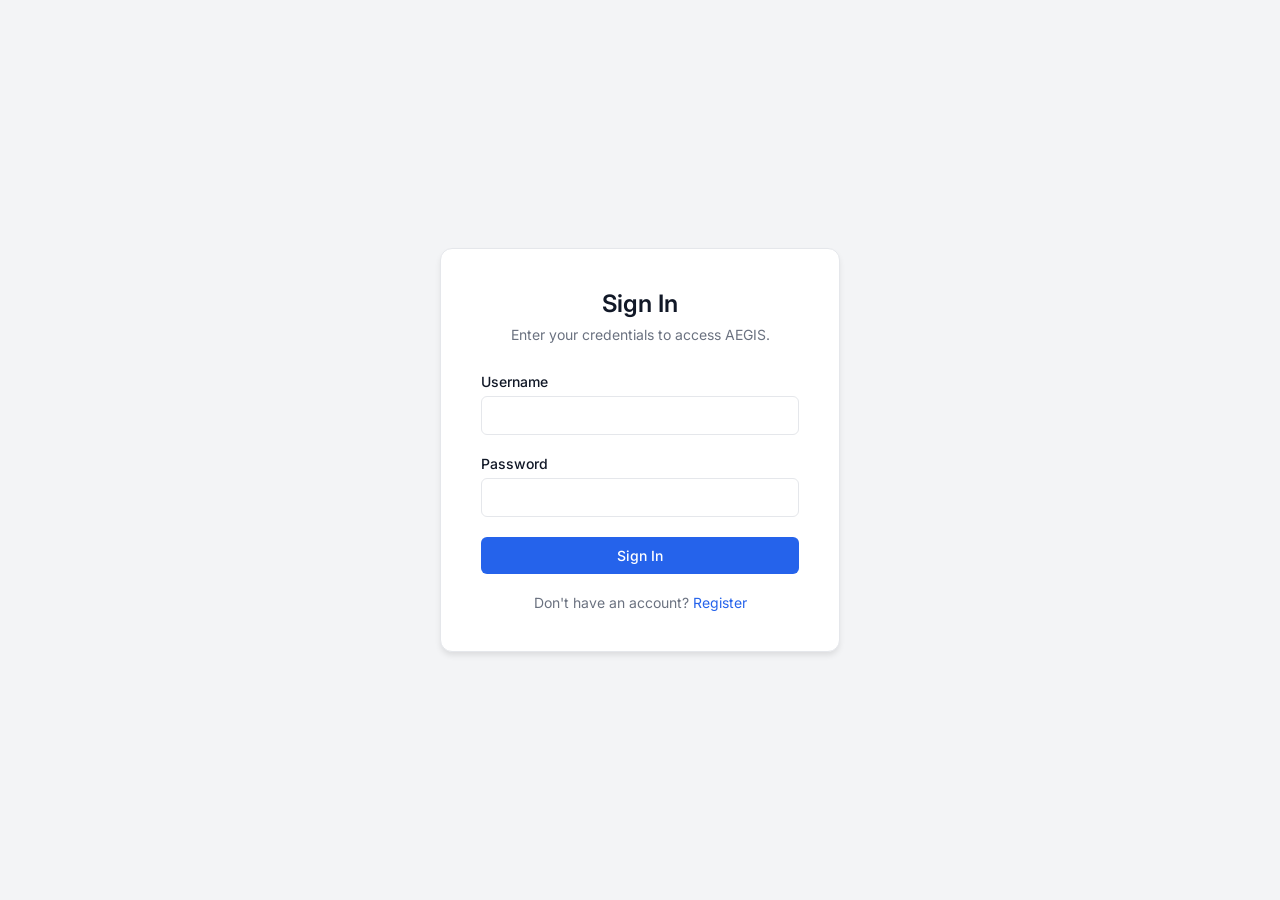
<file: aegis_landing/workspace.html>
<!DOCTYPE html>
<html lang="en">
<head>
<meta charset="utf-8"/>
<meta name="viewport" content="width=device-width, initial-scale=1.0"/>
<title>AEGIS — Investigation Workspace</title>
<meta name="description" content="AEGIS Investigation Workspace — Multi-agent evidence analysis and AI-assisted investigation."/>
<link rel="preconnect" href="https://fonts.googleapis.com"/>
<link rel="preconnect" href="https://fonts.gstatic.com" crossorigin/>
<link href="https://fonts.googleapis.com/css2?family=Inter:wght@300;400;500;600;700;800&family=JetBrains+Mono:wght@400;500&display=swap" rel="stylesheet"/>
<link href="https://fonts.googleapis.com/css2?family=Material+Symbols+Outlined:opsz,wght,FILL,GRAD@20..48,100..700,0..1,-50..200&display=swap" rel="stylesheet"/>
<script>
    const token = localStorage.getItem('aegis_token');
    if (!token && !window.location.href.includes('login.html')) {
        window.location.href = 'login.html';
    }
    const originalFetch = window.fetch;
    window.fetch = async function() {
        let [resource, config] = arguments;
        if (!config) config = {};
        if (!config.headers) config.headers = {};
        const storedToken = localStorage.getItem('aegis_token');
        if (storedToken) {
            config.headers['Authorization'] = `Bearer ${storedToken}`;
        }
        const response = await originalFetch(resource, config);
        if (response.status === 401) {
            localStorage.removeItem('aegis_token');
            window.location.href = 'login.html';
        }
        return response;
    };
</script>
<style>
:root {
  --bg-base: #06080c;
  --bg-surface: #0c0f15;
  --bg-raised: #111520;
  --bg-elevated: #161b28;
  --bg-hover: #1c2233;
  --bg-active: #222940;
  --border: #1e2538;
  --border-light: #283048;
  --border-focus: #3b82f6;
  --text-primary: #e8eaf0;
  --text-secondary: #8b92a8;
  --text-tertiary: #5a6178;
  --text-muted: #3c4258;
  --accent: #3b82f6;
  --accent-dim: #2563eb;
  --accent-bright: #60a5fa;
  --accent-glow: rgba(59,130,246,0.15);
  --accent-subtle: rgba(59,130,246,0.08);
  --critical: #ef4444;
  --critical-bg: rgba(239,68,68,0.1);
  --critical-border: rgba(239,68,68,0.25);
  --high: #f59e0b;
  --high-bg: rgba(245,158,11,0.1);
  --high-border: rgba(245,158,11,0.25);
  --medium: #8b5cf6;
  --medium-bg: rgba(139,92,246,0.1);
  --medium-border: rgba(139,92,246,0.25);
  --success: #10b981;
  --success-bg: rgba(16,185,129,0.1);
  --success-border: rgba(16,185,129,0.25);
  --cyan: #06b6d4;
  --cyan-bg: rgba(6,182,212,0.1);
  --sidebar-w: 240px;
  --topbar-h: 52px;
}
* { margin:0; padding:0; box-sizing:border-box; }
body {
  font-family:'Inter',-apple-system,BlinkMacSystemFont,system-ui,sans-serif;
  background:var(--bg-base); color:var(--text-primary);
  height:100vh; overflow:hidden;
  -webkit-font-smoothing:antialiased;
  font-feature-settings:'cv02','cv03','cv04','cv11';
}
.mono { font-family:'JetBrains Mono',monospace; }
::-webkit-scrollbar { width:5px; }
::-webkit-scrollbar-track { background:transparent; }
::-webkit-scrollbar-thumb { background:var(--border-light); border-radius:3px; }

.shell { display:flex; height:100vh; }

/* SIDEBAR */
.sidebar {
  width:var(--sidebar-w); background:var(--bg-surface);
  border-right:1px solid var(--border);
  display:flex; flex-direction:column; flex-shrink:0; z-index:40;
}
.sidebar-brand {
  height:var(--topbar-h); display:flex; align-items:center;
  padding:0 18px; gap:12px; border-bottom:1px solid var(--border);
}
.brand-logo {
  width:32px; height:32px;
  background:linear-gradient(135deg,#3b82f6,#8b5cf6);
  border-radius:8px; display:flex; align-items:center; justify-content:center;
  box-shadow:0 0 20px rgba(59,130,246,0.3);
}
.brand-logo .material-symbols-outlined { font-size:18px; color:white; }
.brand-text { display:flex; flex-direction:column; }
.brand-name {
  font-size:14px; font-weight:700; letter-spacing:2px;
  background:linear-gradient(135deg,#60a5fa,#a78bfa);
  -webkit-background-clip:text; -webkit-text-fill-color:transparent;
}
.brand-sub { font-size:9px; color:var(--text-tertiary); letter-spacing:0.5px; text-transform:uppercase; }
.sidebar-nav { flex:1; padding:8px; overflow-y:auto; }
.nav-section-label {
  font-size:9px; text-transform:uppercase; letter-spacing:1.5px;
  color:var(--text-muted); padding:16px 12px 6px; font-weight:600;
}
.nav-item {
  display:flex; align-items:center; gap:10px; padding:8px 12px;
  border-radius:7px; color:var(--text-secondary); text-decoration:none;
  font-size:13px; font-weight:450; cursor:pointer; transition:all 0.15s; margin:1px 0;
}
.nav-item:hover { background:var(--bg-hover); color:var(--text-primary); }
.nav-item.active { background:var(--accent-subtle); color:var(--accent-bright); font-weight:550; }
.nav-item .material-symbols-outlined { font-size:18px; }
.nav-badge {
  margin-left:auto; background:var(--accent); color:white;
  font-size:10px; font-weight:600; padding:1px 6px; border-radius:10px;
}
.nav-badge.critical { background:var(--critical); }

/* MAIN */
.main { flex:1; display:flex; flex-direction:column; overflow:hidden; }

/* TOPBAR */
.topbar {
  height:var(--topbar-h); background:var(--bg-surface);
  border-bottom:1px solid var(--border);
  display:flex; align-items:center; padding:0 20px; gap:12px; flex-shrink:0;
}
.topbar-title { font-size:14px; font-weight:600; }
.topbar-divider { width:1px; height:20px; background:var(--border); }
.topbar-breadcrumb { font-size:12px; color:var(--text-tertiary); }
.topbar-spacer { flex:1; }
.btn {
  display:flex; align-items:center; gap:6px; padding:6px 14px;
  border-radius:7px; font-size:12px; font-weight:550; cursor:pointer;
  border:none; transition:all 0.15s; font-family:inherit;
}
.btn-primary {
  background:linear-gradient(135deg,var(--accent),var(--accent-dim));
  color:white; box-shadow:0 2px 8px rgba(59,130,246,0.3);
}
.btn-primary:hover { box-shadow:0 4px 16px rgba(59,130,246,0.4); transform:translateY(-1px); }
.btn-ghost { background:transparent; color:var(--text-secondary); border:1px solid var(--border); }
.btn-ghost:hover { background:var(--bg-hover); color:var(--text-primary); }
.btn-success { background:var(--success); color:white; }
.btn-danger { background:var(--critical); color:white; }
.btn .material-symbols-outlined { font-size:16px; }

/* WORKSPACE LAYOUT */
.workspace {
  flex:1; display:flex; overflow:hidden;
}
.workspace-left {
  width:280px; background:var(--bg-surface);
  border-right:1px solid var(--border);
  display:flex; flex-direction:column; flex-shrink:0;
}
.workspace-center {
  flex:1; display:flex; flex-direction:column; overflow:hidden;
}
.workspace-right {
  width:340px; background:var(--bg-surface);
  border-left:1px solid var(--border);
  display:flex; flex-direction:column; flex-shrink:0;
}

/* PANELS */
.panel-header {
  display:flex; align-items:center; justify-content:space-between;
  padding:12px 16px; border-bottom:1px solid var(--border);
  background:var(--bg-surface); flex-shrink:0;
}
.panel-title {
  display:flex; align-items:center; gap:8px;
  font-size:12px; font-weight:600;
}
.panel-title .material-symbols-outlined { font-size:16px; color:var(--accent-bright); }
.panel-body { flex:1; overflow-y:auto; padding:12px; }
.panel-action { font-size:11px; color:var(--accent); cursor:pointer; font-weight:500; }
.panel-action:hover { color:var(--accent-bright); }

/* EVIDENCE LIST */
.evidence-item {
  display:flex; gap:10px; padding:10px; border:1px solid var(--border);
  border-radius:8px; margin-bottom:8px; cursor:pointer; transition:all 0.15s;
  background:var(--bg-raised);
}
.evidence-item:hover { border-color:var(--accent); background:var(--bg-elevated); }
.evidence-item.selected { border-color:var(--accent); background:var(--accent-subtle); }
.evidence-thumb {
  width:44px; height:44px; border-radius:6px; background:var(--bg-elevated);
  display:flex; align-items:center; justify-content:center; flex-shrink:0;
  overflow:hidden;
}
.evidence-thumb img { width:100%; height:100%; object-fit:cover; }
.evidence-thumb .material-symbols-outlined { font-size:20px; color:var(--text-muted); }
.evidence-info { flex:1; min-width:0; }
.evidence-name { font-size:12px; font-weight:550; white-space:nowrap; overflow:hidden; text-overflow:ellipsis; }
.evidence-meta { font-size:10px; color:var(--text-tertiary); margin-top:2px; }

/* UPLOAD AREA */
.upload-zone {
  border:2px dashed var(--border-light); border-radius:10px;
  padding:24px; text-align:center; cursor:pointer; transition:all 0.2s;
  margin:12px; background:var(--bg-raised);
}
.upload-zone:hover { border-color:var(--accent); background:var(--accent-subtle); }
.upload-zone.dragover { border-color:var(--accent); background:var(--accent-glow); }
.upload-zone .material-symbols-outlined { font-size:32px; color:var(--text-muted); margin-bottom:8px; }
.upload-zone-title { font-size:13px; font-weight:550; margin-bottom:4px; }
.upload-zone-sub { font-size:11px; color:var(--text-tertiary); }

/* CENTER: PIPELINE + FINDINGS + TABS */
.center-header {
  padding:16px 20px; border-bottom:1px solid var(--border);
  background:var(--bg-surface); flex-shrink:0;
}
.inv-title { font-size:16px; font-weight:700; margin-bottom:4px; }
.inv-meta { display:flex; gap:16px; font-size:11px; color:var(--text-tertiary); }
.inv-meta span { display:flex; align-items:center; gap:4px; }
.inv-meta .material-symbols-outlined { font-size:14px; }

/* Pipeline Bar */
.pipeline-section {
  padding:12px 20px; border-bottom:1px solid var(--border);
  background:var(--bg-surface); flex-shrink:0;
}
.pipeline-status-row {
  display:flex; align-items:center; justify-content:space-between;
  margin-bottom:8px;
}
.pipeline-label { font-size:11px; font-weight:550; color:var(--text-secondary); }
.pipeline-percent { font-size:11px; font-weight:600; color:var(--accent); font-family:'JetBrains Mono',monospace; }
.pipeline-bar { height:4px; background:var(--bg-hover); border-radius:2px; overflow:hidden; }
.pipeline-fill {
  height:100%; background:linear-gradient(90deg,var(--accent),var(--medium));
  border-radius:2px; transition:width 0.5s ease; width:0%;
}
.pipeline-task { font-size:10px; color:var(--text-tertiary); margin-top:6px; }

/* TABS */
.tabs {
  display:flex; border-bottom:1px solid var(--border);
  background:var(--bg-surface); flex-shrink:0; padding:0 16px;
}
.tab {
  padding:10px 16px; font-size:12px; font-weight:500;
  color:var(--text-tertiary); cursor:pointer; border-bottom:2px solid transparent;
  transition:all 0.15s; display:flex; align-items:center; gap:6px;
}
.tab:hover { color:var(--text-secondary); }
.tab.active { color:var(--accent-bright); border-bottom-color:var(--accent); font-weight:600; }
.tab .count {
  background:var(--bg-hover); padding:1px 6px; border-radius:8px;
  font-size:10px; font-weight:600;
}
.tab.active .count { background:var(--accent-glow); color:var(--accent-bright); }

/* TAB CONTENT */
.tab-content { flex:1; overflow-y:auto; padding:16px 20px; }
.tab-pane { display:none; }
.tab-pane.active { display:block; }

/* FINDING CARD */
.finding-card {
  border:1px solid var(--border); border-radius:10px;
  margin-bottom:12px; overflow:hidden; background:var(--bg-raised);
  transition:all 0.15s;
}
.finding-card:hover { border-color:var(--border-light); }
.finding-header {
  display:flex; align-items:center; justify-content:space-between;
  padding:12px 16px; background:var(--bg-elevated);
}
.finding-title { font-size:13px; font-weight:600; }
.finding-confidence {
  font-size:11px; font-weight:600; padding:2px 8px; border-radius:4px;
}
.conf-high { background:var(--success-bg); color:var(--success); }
.conf-medium { background:var(--high-bg); color:var(--high); }
.conf-low { background:var(--critical-bg); color:var(--critical); }
.finding-body { padding:12px 16px; }
.finding-desc { font-size:12px; color:var(--text-secondary); line-height:1.6; margin-bottom:10px; }
.finding-entities { display:flex; flex-wrap:wrap; gap:6px; margin-bottom:10px; }
.entity-tag {
  display:flex; align-items:center; gap:4px; padding:3px 8px;
  border-radius:5px; font-size:10px; font-weight:550;
  background:var(--bg-elevated); border:1px solid var(--border);
}
.entity-tag.person { border-color:var(--medium-border); color:var(--medium); }
.entity-tag.vehicle { border-color:var(--high-border); color:var(--high); }
.entity-tag.location { border-color:var(--success-border); color:var(--success); }
.entity-tag.object { border-color:var(--border-light); color:var(--text-secondary); }
.finding-actions { display:flex; gap:8px; }

/* LEAD CARD */
.lead-card {
  display:flex; gap:12px; padding:12px;
  border:1px solid var(--border); border-radius:8px;
  margin-bottom:8px; background:var(--bg-raised);
}
.lead-priority-bar { width:3px; border-radius:2px; flex-shrink:0; }
.lead-priority-bar.critical { background:var(--critical); }
.lead-priority-bar.high { background:var(--high); }
.lead-priority-bar.medium { background:var(--medium); }
.lead-priority-bar.low { background:var(--text-tertiary); }
.lead-body { flex:1; }
.lead-title { font-size:12px; font-weight:600; margin-bottom:4px; }
.lead-action-text { font-size:11px; color:var(--text-tertiary); line-height:1.4; margin-bottom:8px; }
.lead-btns { display:flex; gap:6px; }

/* DOCUMENT CARD */
.doc-card {
  padding:12px; border:1px solid var(--border); border-radius:8px;
  margin-bottom:8px; background:var(--bg-raised); cursor:pointer; transition:all 0.15s;
}
.doc-card:hover { border-color:var(--accent); }
.doc-type { font-size:9px; text-transform:uppercase; letter-spacing:1px; color:var(--accent); font-weight:600; margin-bottom:4px; }
.doc-title { font-size:12px; font-weight:600; margin-bottom:4px; }
.doc-recipient { font-size:10px; color:var(--text-tertiary); }

/* CORRELATION CARD */
.corr-card {
  padding:12px; border:1px solid var(--border); border-radius:8px;
  margin-bottom:8px; background:var(--bg-raised);
}
.corr-link {
  display:flex; align-items:center; gap:8px; margin-bottom:6px;
}
.corr-entity {
  padding:3px 8px; border-radius:4px; font-size:11px; font-weight:550;
  background:var(--bg-elevated); border:1px solid var(--border);
}
.corr-arrow { font-size:14px; color:var(--accent); }
.corr-rel { font-size:10px; color:var(--accent); font-weight:600; text-transform:uppercase; letter-spacing:0.5px; }
.corr-reasoning { font-size:11px; color:var(--text-tertiary); line-height:1.4; }
.corr-confidence { font-size:10px; font-weight:600; color:var(--success); margin-top:4px; }

/* RIGHT PANEL: TIMELINE */
.timeline-item {
  display:flex; gap:10px; padding:8px 0; position:relative;
}
.timeline-item:not(:last-child)::after {
  content:''; position:absolute; left:10px; top:30px; bottom:-4px;
  width:1px; background:var(--border);
}
.timeline-dot {
  width:20px; height:20px; border-radius:50%; display:flex;
  align-items:center; justify-content:center; flex-shrink:0;
  border:2px solid var(--border-light); background:var(--bg-surface);
}
.timeline-dot .material-symbols-outlined { font-size:10px; color:var(--accent-bright); }
.timeline-content { flex:1; }
.timeline-title { font-size:11px; font-weight:550; }
.timeline-time { font-size:9px; color:var(--text-tertiary); font-family:'JetBrains Mono',monospace; margin-top:2px; }

/* EMPTY */
.empty-state {
  display:flex; flex-direction:column; align-items:center;
  justify-content:center; padding:40px 20px; text-align:center;
}
.empty-state .material-symbols-outlined { font-size:36px; color:var(--text-muted); margin-bottom:10px; }
.empty-state-title { font-size:13px; font-weight:600; color:var(--text-secondary); margin-bottom:4px; }
.empty-state-desc { font-size:11px; color:var(--text-tertiary); max-width:250px; }

/* DOC MODAL */
.modal-overlay {
  display:none; position:fixed; inset:0; background:rgba(0,0,0,0.7);
  backdrop-filter:blur(4px); z-index:100; align-items:center; justify-content:center;
}
.modal-overlay.active { display:flex; }
.modal {
  background:var(--bg-surface); border:1px solid var(--border);
  border-radius:12px; width:700px; max-width:90vw; max-height:85vh;
  box-shadow:0 20px 60px rgba(0,0,0,0.5); display:flex; flex-direction:column;
}
.modal-header {
  display:flex; align-items:center; justify-content:space-between;
  padding:16px 20px; border-bottom:1px solid var(--border); flex-shrink:0;
}
.modal-title { font-size:15px; font-weight:600; }
.modal-close { cursor:pointer; color:var(--text-tertiary); background:none; border:none; display:flex; }
.modal-body { padding:20px; overflow-y:auto; flex:1; }
.modal-body pre {
  background:var(--bg-raised); padding:16px; border-radius:8px;
  font-size:12px; line-height:1.6; white-space:pre-wrap; color:var(--text-secondary);
  border:1px solid var(--border);
}
</style>
</head>
<body>
<div class="shell">
  <!-- SIDEBAR -->
  <aside class="sidebar">
    <div class="sidebar-brand">
      <div class="brand-logo"><span class="material-symbols-outlined">shield</span></div>
      <div class="brand-text">
        <span class="brand-name">AEGIS</span>
        <span class="brand-sub">Investigation Engine</span>
      </div>
    </div>
    <nav class="sidebar-nav">
      <div class="nav-section-label">Command Center</div>
      <a class="nav-item" href="index.html"><span class="material-symbols-outlined">dashboard</span> Dashboard</a>
      <a class="nav-item active" href="workspace.html"><span class="material-symbols-outlined">work</span> Workspace</a>
      <div class="nav-section-label">Investigation</div>
      <a class="nav-item" href="processing.html"><span class="material-symbols-outlined">psychology</span> Capabilities <span class="nav-badge">8</span></a>
      <a class="nav-item" href="knowledge-graph.html"><span class="material-symbols-outlined">hub</span> Knowledge Graph</a>
      <a class="nav-item" href="workflow.html"><span class="material-symbols-outlined">timeline</span> Timeline</a>
      <div class="nav-section-label">Intelligence</div>
      <a class="nav-item" href="#" id="nav-leads"><span class="material-symbols-outlined">lightbulb</span> Leads <span class="nav-badge critical" id="badge-leads">0</span></a>
      <a class="nav-item" href="#" id="nav-corr"><span class="material-symbols-outlined">link</span> Correlations</a>
      <a class="nav-item" href="search.html"><span class="material-symbols-outlined">travel_explore</span> OSINT</a>
      <div class="nav-section-label">Output</div>
      <a class="nav-item" href="report.html"><span class="material-symbols-outlined">description</span> Reports</a>
      <a class="nav-item" href="review.html"><span class="material-symbols-outlined">draft</span> Documents <span class="nav-badge" id="badge-docs">0</span></a>
    </nav>
  </aside>

  <!-- MAIN -->
  <div class="main">
    <header class="topbar">
      <span class="topbar-title" id="topbar-title">Investigation Workspace</span>
      <span class="topbar-divider"></span>
      <span class="topbar-breadcrumb" id="topbar-inv-name">Select or create an investigation</span>
      <span class="topbar-spacer"></span>
      <button class="btn btn-ghost" onclick="startReplay()" style="color:var(--accent);">
        <span class="material-symbols-outlined">play_circle</span>
        Replay Investigation
      </button>
      <button class="btn btn-ghost" onclick="runDemoPipeline()">
        <span class="material-symbols-outlined">rocket_launch</span>
        Execute Analysis
      </button>
      <button class="btn btn-primary" onclick="generateReport()">
        <span class="material-symbols-outlined">summarize</span>
        Generate Report
      </button>
    </header>

    <!-- WORKSPACE 3-PANE LAYOUT -->
    <div class="workspace">
      <!-- LEFT: Evidence -->
      <div class="workspace-left">
        <div class="panel-header">
          <span class="panel-title"><span class="material-symbols-outlined">folder_open</span> Evidence</span>
          <span class="panel-action" id="evidence-count">0 items</span>
        </div>
        <div class="panel-body" id="evidence-list">
          <div class="upload-zone" id="upload-zone" onclick="document.getElementById('file-input').click()">
            <span class="material-symbols-outlined">cloud_upload</span>
            <div class="upload-zone-title">Upload Evidence</div>
            <div class="upload-zone-sub">Images, PDFs, Audio, Video</div>
          </div>
          <input type="file" id="file-input" multiple hidden accept="image/*,application/pdf,audio/*,video/*" onchange="uploadFiles(this.files)"/>
        </div>
      </div>

      <!-- CENTER: Analysis -->
      <div class="workspace-center">
        <div class="center-header" id="inv-header" style="display:none;">
          <div class="inv-title" id="inv-title-text">Investigation</div>
          <div class="inv-meta">
            <span id="inv-goal-display"><span class="material-symbols-outlined">flag</span> No goal set</span>
            <span id="inv-status-display"><span class="material-symbols-outlined">circle</span> Planning</span>
            <span id="inv-priority-display"><span class="material-symbols-outlined">priority_high</span> Medium</span>
          </div>
        </div>

        <div class="pipeline-section" id="pipeline-section" style="display:none;">
          <div class="pipeline-status-row">
            <span class="pipeline-label" id="pipeline-label">Execution Engine Idle</span>
            <span class="pipeline-percent" id="pipeline-percent">0%</span>
          </div>
          <div class="pipeline-bar"><div class="pipeline-fill" id="pipeline-fill"></div></div>
          <div class="pipeline-task" id="pipeline-task"></div>
        </div>

        <div class="tabs">
          <div class="tab active" onclick="switchTab('findings')">
            <span class="material-symbols-outlined" style="font-size:14px;">search_insights</span>
            Findings <span class="count" id="tab-findings-count">0</span>
          </div>
          <div class="tab" onclick="switchTab('leads')">
            <span class="material-symbols-outlined" style="font-size:14px;">lightbulb</span>
            Leads <span class="count" id="tab-leads-count">0</span>
          </div>
          <div class="tab" onclick="switchTab('documents')">
            <span class="material-symbols-outlined" style="font-size:14px;">draft</span>
            Documents <span class="count" id="tab-docs-count">0</span>
          </div>
          <div class="tab" onclick="switchTab('correlations')">
            <span class="material-symbols-outlined" style="font-size:14px;">link</span>
            Correlations <span class="count" id="tab-corr-count">0</span>
          </div>
          <div class="tab" onclick="switchTab('discoveries')">
            <span class="material-symbols-outlined" style="font-size:14px;">explore</span>
            Discoveries <span class="count" id="tab-disc-count">0</span>
          </div>
        </div>

        <div class="tab-content">
          <div class="tab-pane active" id="pane-findings"></div>
          <div class="tab-pane" id="pane-leads"></div>
          <div class="tab-pane" id="pane-documents"></div>
          <div class="tab-pane" id="pane-correlations"></div>
          <div class="tab-pane" id="pane-discoveries"></div>
        </div>
      </div>

      <!-- RIGHT: Timeline + Quick Stats -->
      <div class="workspace-right">
        <div class="panel-header">
          <span class="panel-title"><span class="material-symbols-outlined">schedule</span> Timeline</span>
          <span class="panel-action" id="timeline-count">0 events</span>
        </div>
        <div class="panel-body" id="timeline-list">
          <div class="empty-state">
            <span class="material-symbols-outlined">history</span>
            <div class="empty-state-title">No events yet</div>
            <div class="empty-state-desc">Upload evidence and execute analysis</div>
          </div>
        </div>
      </div>
    </div>
  </div>
</div>

<!-- DOC VIEWER MODAL -->
<div class="modal-overlay" id="doc-modal">
  <div class="modal">
    <div class="modal-header">
      <span class="modal-title" id="doc-modal-title">Document</span>
      <button class="modal-close" onclick="closeDocModal()"><span class="material-symbols-outlined">close</span></button>
    </div>
    <div class="modal-body" id="doc-modal-body"></div>
  </div>
</div>

<!-- Replay Modal Overlay -->
<div class="modal" id="replay-modal">
  <div class="modal-content" style="max-width: 600px; text-align: center; background: var(--bg-surface); padding: 40px; border: 1px solid var(--accent-border); box-shadow: 0 0 40px var(--accent-glow);">
    <div style="margin-bottom: 24px;">
      <span class="material-symbols-outlined" style="font-size: 48px; color: var(--accent); margin-bottom: 16px;" id="replay-icon">play_circle</span>
      <h2 style="font-size: 24px; font-weight: 600; margin-bottom: 8px; color: var(--text-primary);" id="replay-title">Investigation Replay</h2>
      <p style="color: var(--text-secondary); font-size: 14px;" id="replay-desc">Initializing playback sequence...</p>
    </div>
    
    <div style="background: var(--bg-base); padding: 20px; border-radius: 8px; border: 1px solid var(--border); margin-bottom: 24px;">
      <div style="display: flex; justify-content: space-between; margin-bottom: 8px; font-size: 12px; font-weight: 600; color: var(--text-muted); text-transform: uppercase;">
        <span id="replay-step-text">Step 1 of X</span>
        <span id="replay-time">00:00Z</span>
      </div>
      <div style="height: 6px; background: var(--bg-raised); border-radius: 3px; overflow: hidden; margin-bottom: 16px;">
        <div id="replay-progress" style="height: 100%; width: 0%; background: var(--accent); transition: width 0.3s ease;"></div>
      </div>
      <div id="replay-log" style="text-align: left; height: 120px; overflow-y: hidden; font-family: 'JetBrains Mono', monospace; font-size: 11px; color: var(--text-tertiary); display: flex; flex-direction: column; justify-content: flex-end; gap: 4px;">
        <!-- Logs injected here -->
      </div>
    </div>
    
    <button class="btn btn-primary" onclick="stopReplay()" id="replay-close-btn" style="display: none; width: 100%;">
      Close Replay
    </button>
  </div>
</div>

<script>
const API = '';
let currentInvId = null;
let sseSource = null;

// ─── Init ────────────────────────────────────────────────────
document.addEventListener('DOMContentLoaded', () => {
  const params = new URLSearchParams(window.location.search);
  const invId = params.get('inv');
  if (invId) {
    currentInvId = invId;
    loadInvestigation();
  }
  setupDragDrop();
});

// ─── Load Investigation ─────────────────────────────────────
async function loadInvestigation() {
  if (!currentInvId) return;
  try {
    const inv = await fetch(`${API}/api/investigations/${currentInvId}`).then(r=>r.json());
    document.getElementById('inv-header').style.display = '';
    document.getElementById('inv-title-text').textContent = inv.name;
    document.getElementById('topbar-inv-name').textContent = inv.name;
    document.getElementById('inv-goal-display').innerHTML = `<span class="material-symbols-outlined">flag</span> ${inv.goal || 'No goal set'}`;
    // State Machine display
    const stateMap = {
      'planning': {label: 'Planning', color: 'var(--accent)'},
      'awaiting_approval': {label: 'Awaiting Approval', color: 'var(--high)'},
      'running': {label: 'Running', color: 'var(--cyan)'},
      'awaiting_evidence': {label: 'Awaiting Evidence', color: 'var(--high)'},
      'review_required': {label: 'Review Required', color: 'var(--medium)'},
      'report_ready': {label: 'Report Ready', color: 'var(--success)'},
      'closed': {label: 'Closed', color: 'var(--text-tertiary)'},
    };
    const st = inv.state || inv.status || 'planning';
    const stInfo = stateMap[st] || {label: st.replace(/_/g,' '), color: 'var(--text-secondary)'};
    document.getElementById('inv-status-display').innerHTML = `<span class="material-symbols-outlined" style="color:${stInfo.color}">circle</span> <span style="color:${stInfo.color}">${stInfo.label}</span>`;
    document.getElementById('inv-priority-display').innerHTML = `<span class="material-symbols-outlined">priority_high</span> ${inv.priority}`;

    loadEvidence();
    loadFindings();
    loadLeads();
    loadDocuments();
    loadCorrelations();
    loadDiscoveries();
    loadTimeline();
    loadPipeline();
    connectSSE();
  } catch(e) { console.error('Failed to load investigation', e); }
}

// ─── Evidence ────────────────────────────────────────────────
async function loadEvidence() {
  try {
    const items = await fetch(`${API}/api/investigations/${currentInvId}/evidence`).then(r=>r.json());
    document.getElementById('evidence-count').textContent = `${items.length} items`;
    const container = document.getElementById('evidence-list');
    let html = `<div class="upload-zone" id="upload-zone" onclick="document.getElementById('file-input').click()">
      <span class="material-symbols-outlined">cloud_upload</span>
      <div class="upload-zone-title">Upload Evidence</div>
      <div class="upload-zone-sub">Images, PDFs, Audio, Video</div>
    </div>`;
    items.forEach(ev => {
      const icon = ev.mime_type.startsWith('image/') ? 'image' :
                   ev.mime_type === 'application/pdf' ? 'picture_as_pdf' :
                   ev.mime_type.startsWith('audio/') ? 'mic' :
                   ev.mime_type.startsWith('video/') ? 'videocam' : 'draft';
      const thumb = ev.thumbnail_path ? `<img src="${API}/api/evidence/${ev.id}/thumbnail" alt=""/>` :
                    `<span class="material-symbols-outlined">${icon}</span>`;
      html += `<div class="evidence-item" onclick="selectEvidence('${ev.id}')">
        <div class="evidence-thumb">${thumb}</div>
        <div class="evidence-info">
          <div class="evidence-name">${ev.filename}</div>
          <div class="evidence-meta">${ev.mime_type} · ${(ev.file_size/1024).toFixed(1)}KB</div>
        </div>
      </div>`;
    });
    container.innerHTML = html;
    setupDragDrop();
  } catch(e) {}
}

async function uploadFiles(files) {
  if (!currentInvId || !files.length) return;
  const form = new FormData();
  for (const f of files) form.append('files', f);
  try {
    await fetch(`${API}/api/investigations/${currentInvId}/evidence`, {method:'POST',body:form});
    loadEvidence();
  } catch(e) { alert('Upload failed'); }
}

function setupDragDrop() {
  const zone = document.getElementById('upload-zone');
  if (!zone) return;
  zone.addEventListener('dragover', e => { e.preventDefault(); zone.classList.add('dragover'); });
  zone.addEventListener('dragleave', () => zone.classList.remove('dragover'));
  zone.addEventListener('drop', e => {
    e.preventDefault(); zone.classList.remove('dragover');
    uploadFiles(e.dataTransfer.files);
  });
}

function selectEvidence(evId) {
  document.querySelectorAll('.evidence-item').forEach(el=>el.classList.remove('selected'));
  event.currentTarget.classList.add('selected');
}

// ─── Findings ────────────────────────────────────────────────
async function loadFindings() {
  try {
    const items = await fetch(`${API}/api/investigations/${currentInvId}/findings`).then(r=>r.json());
    document.getElementById('tab-findings-count').textContent = items.length;
    const pane = document.getElementById('pane-findings');
    if (!items.length) {
      pane.innerHTML = `<div class="empty-state"><span class="material-symbols-outlined">search_off</span>
        <div class="empty-state-title">No findings yet</div>
        <div class="empty-state-desc">Upload evidence and run AI agents to generate findings</div></div>`;
      return;
    }
    pane.innerHTML = items.map(f => {
      const confClass = f.confidence >= 0.7 ? 'conf-high' : f.confidence >= 0.4 ? 'conf-medium' : 'conf-low';
      const entities = (f.entities||[]).map(e => {
        const cls = e.type.toLowerCase().includes('person') ? 'person' :
                    e.type.toLowerCase().includes('vehicle') ? 'vehicle' :
                    e.type.toLowerCase().includes('location') ? 'location' : 'object';
        return `<span class="entity-tag ${cls}">${e.type}: ${e.description}</span>`;
      }).join('');
      return `<div class="finding-card">
        <div class="finding-header">
          <span class="finding-title">${f.title}</span>
          <span class="finding-confidence ${confClass}">${(f.confidence*100).toFixed(0)}%</span>
        </div>
        <div class="finding-body">
          <div class="finding-desc">${f.description?.substring(0,300)||''}</div>
          <div class="finding-entities">${entities}</div>
          <div class="finding-actions">
            <button class="btn btn-success" style="font-size:11px;padding:4px 10px;" onclick="approveFinding('${f.id}')">
              <span class="material-symbols-outlined" style="font-size:14px;">check</span> Approve
            </button>
            <button class="btn btn-ghost" style="font-size:11px;padding:4px 10px;" onclick="rejectFinding('${f.id}')">
              <span class="material-symbols-outlined" style="font-size:14px;">close</span> Reject
            </button>
          </div>
        </div>
      </div>`;
    }).join('');
  } catch(e) {}
}

async function approveFinding(id) {
  await fetch(`${API}/api/findings/${id}/approve`, {method:'POST', body:new FormData()});
  loadFindings();
}
async function rejectFinding(id) {
  await fetch(`${API}/api/findings/${id}/reject`, {method:'POST', body:new FormData()});
  loadFindings();
}

// ─── Leads ──────────────────────────────────────────────────
async function loadLeads() {
  try {
    const items = await fetch(`${API}/api/investigations/${currentInvId}/leads`).then(r=>r.json());
    document.getElementById('tab-leads-count').textContent = items.length;
    document.getElementById('badge-leads').textContent = items.filter(l=>l.status==='suggested').length;
    const pane = document.getElementById('pane-leads');
    if (!items.length) {
      pane.innerHTML = `<div class="empty-state"><span class="material-symbols-outlined">tips_and_updates</span>
        <div class="empty-state-title">No leads yet</div>
        <div class="empty-state-desc">AI will suggest investigation leads after analysis</div></div>`;
      return;
    }
    pane.innerHTML = items.map(l => `
      <div class="lead-card">
        <div class="lead-priority-bar ${l.priority}"></div>
        <div class="lead-body">
          <div class="lead-title">${l.title}</div>
          <div class="lead-action-text">💡 ${l.suggested_action}</div>
          <div style="display:flex;justify-content:space-between;align-items:center;">
            <div class="lead-btns">
              <button class="btn btn-success" style="font-size:10px;padding:3px 8px;" onclick="acceptLead('${l.id}')">Accept</button>
              <button class="btn btn-ghost" style="font-size:10px;padding:3px 8px;" onclick="dismissLead('${l.id}')">Dismiss</button>
            </div>
            <span style="font-size:10px;color:var(--accent);font-weight:600;">${(l.confidence*100).toFixed(0)}% confidence</span>
          </div>
        </div>
      </div>`).join('');
  } catch(e) {}
}

async function acceptLead(id) { await fetch(`${API}/api/leads/${id}/accept`,{method:'POST'}); loadLeads(); }
async function dismissLead(id) { await fetch(`${API}/api/leads/${id}/dismiss`,{method:'POST'}); loadLeads(); }

// ─── Documents ──────────────────────────────────────────────
async function loadDocuments() {
  try {
    const items = await fetch(`${API}/api/investigations/${currentInvId}/documents`).then(r=>r.json());
    document.getElementById('tab-docs-count').textContent = items.length;
    document.getElementById('badge-docs').textContent = items.length;
    const pane = document.getElementById('pane-documents');
    if (!items.length) {
      pane.innerHTML = `<div class="empty-state"><span class="material-symbols-outlined">draft</span>
        <div class="empty-state-title">No documents yet</div>
        <div class="empty-state-desc">AI will auto-draft official documents after analysis</div></div>`;
      return;
    }
    pane.innerHTML = items.map(d => `
      <div class="doc-card" onclick="viewDocument('${d.id}')">
        <div class="doc-type">${d.doc_type.replace('_',' ')}</div>
        <div class="doc-title">${d.title}</div>
        <div class="doc-recipient">To: ${d.recipient || 'N/A'} · Status: ${d.status}</div>
      </div>`).join('');
  } catch(e) {}
}

async function viewDocument(docId) {
  try {
    const doc = await fetch(`${API}/api/documents/${docId}`).then(r=>r.json());
    document.getElementById('doc-modal-title').textContent = doc.title;
    document.getElementById('doc-modal-body').innerHTML = `<pre>${doc.content}</pre>`;
    document.getElementById('doc-modal').classList.add('active');
  } catch(e) {}
}
function closeDocModal() { document.getElementById('doc-modal').classList.remove('active'); }

// ─── Correlations ────────────────────────────────────────────
async function loadCorrelations() {
  try {
    const items = await fetch(`${API}/api/investigations/${currentInvId}/correlations`).then(r=>r.json());
    document.getElementById('tab-corr-count').textContent = items.length;
    const pane = document.getElementById('pane-correlations');
    if (!items.length) {
      pane.innerHTML = `<div class="empty-state"><span class="material-symbols-outlined">link_off</span>
        <div class="empty-state-title">No correlations yet</div>
        <div class="empty-state-desc">Cross-evidence connections will appear after analysis</div></div>`;
      return;
    }
    pane.innerHTML = items.map(c => `
      <div class="corr-card">
        <div class="corr-link">
          <span class="corr-entity">${c.entity_a_label||'Entity A'}</span>
          <span class="corr-arrow">→</span>
          <span class="corr-rel">${c.relationship}</span>
          <span class="corr-arrow">→</span>
          <span class="corr-entity">${c.entity_b_label||'Entity B'}</span>
        </div>
        <div class="corr-reasoning">${c.reasoning}</div>
        <div class="corr-confidence">Confidence: ${(c.confidence*100).toFixed(0)}%</div>
      </div>`).join('');
  } catch(e) {}
}

// ─── Discoveries ─────────────────────────────────────────────
async function loadDiscoveries() {
  try {
    const items = await fetch(`${API}/api/investigations/${currentInvId}/discoveries`).then(r=>r.json());
    document.getElementById('tab-disc-count').textContent = items.length;
    const pane = document.getElementById('pane-discoveries');
    if (!items.length) {
      pane.innerHTML = `<div class="empty-state"><span class="material-symbols-outlined">explore_off</span>
        <div class="empty-state-title">No discoveries yet</div>
        <div class="empty-state-desc">The Discovery Engine will find hidden patterns after analysis</div></div>`;
      return;
    }
    pane.innerHTML = items.map(d => {
      let icon = 'explore';
      if(d.category === 'pattern') icon = 'pattern';
      else if(d.category === 'anomaly') icon = 'warning';
      else if(d.category === 'missing_link') icon = 'link_off';
      else if(d.category === 'risk_escalation') icon = 'gavel';
      else if(d.category === 'connection') icon = 'hub';
      
      const confPct = d.confidence ? (d.confidence * 100).toFixed(0) : 0;
      
      return `
      <div class="lead-card" style="border-left: 3px solid var(--accent-bright);">
        <div class="lead-body">
          <div style="display:flex; justify-content:space-between; margin-bottom:8px;">
            <div style="font-size:12px; font-weight:600; color:var(--accent-bright); text-transform:uppercase; letter-spacing:0.5px;">
              <span class="material-symbols-outlined" style="font-size:14px; vertical-align:-3px;">${icon}</span> ${d.category}
            </div>
            <div style="font-size:10px; padding:3px 6px; border-radius:4px; background:var(--bg-raised); color:var(--text-secondary); border: 1px solid var(--border);">
              ${d.significance || 'INFO'}
            </div>
          </div>
          <div class="lead-title" style="margin-bottom:8px; font-size:15px;">${d.title}</div>
          <div style="color:var(--text-primary); font-size:13px; margin-bottom:12px; line-height:1.5;">${d.description}</div>
          
          <div style="background:var(--bg-raised); padding:10px; border-radius:6px; margin-bottom:12px; font-size:12px; color:var(--text-secondary); border:1px solid var(--border);">
            <strong style="color:var(--text-primary);">Evidence Basis:</strong> ${d.evidence_basis}
          </div>
          
          <div style="color:var(--success); font-size:12px; font-weight:500; margin-bottom:12px;">
            <span class="material-symbols-outlined" style="font-size:14px; vertical-align:-3px;">check_circle</span>
            Implies: ${d.investigative_implication}
          </div>
          
          <div style="display:flex; justify-content:space-between; align-items:center; border-top:1px solid var(--border); padding-top:10px; margin-top:4px;">
            <div style="font-size:11px; color:var(--text-tertiary);">
              Questions Raised: ${d.questions_raised ? d.questions_raised.length : 0}
            </div>
            <span style="font-size:11px; font-weight:600; color:var(--accent); background:var(--accent-subtle); padding:2px 6px; border-radius:4px;">
              ${confPct}% Confidence
            </span>
          </div>
        </div>
      </div>`;
    }).join('');
  } catch(e) {}
}

// ─── Timeline ────────────────────────────────────────────────
async function loadTimeline() {
  try {
    const items = await fetch(`${API}/api/investigations/${currentInvId}/timeline`).then(r=>r.json());
    document.getElementById('timeline-count').textContent = `${items.length} events`;
    const container = document.getElementById('timeline-list');
    if (!items.length) {
      container.innerHTML = `<div class="empty-state"><span class="material-symbols-outlined">history</span>
        <div class="empty-state-title">No events yet</div><div class="empty-state-desc">Upload evidence to begin</div></div>`;
      return;
    }
    container.innerHTML = items.reverse().slice(0,30).map(t => {
      const icon = t.event_type === 'evidence_uploaded' ? 'upload' :
                   t.event_type === 'photo_taken' ? 'photo_camera' :
                   t.event_type === 'pipeline_complete' ? 'check_circle' : 'schedule';
      return `<div class="timeline-item">
        <div class="timeline-dot"><span class="material-symbols-outlined">${icon}</span></div>
        <div class="timeline-content">
          <div class="timeline-title">${t.title}</div>
          <div class="timeline-time">${t.timestamp||''}</div>
        </div>
      </div>`;
    }).join('');
  } catch(e) {}
}

// ─── Pipeline ────────────────────────────────────────────────
async function loadPipeline() {
  try {
    const p = await fetch(`${API}/api/investigations/${currentInvId}/pipeline`).then(r=>r.json());
    if (p.status !== 'idle') {
      document.getElementById('pipeline-section').style.display = '';
      document.getElementById('pipeline-label').textContent = p.status === 'complete' ? 'Pipeline Complete' : 'Pipeline Running...';
      const pct = p.total_tasks ? Math.round(p.completed_tasks/p.total_tasks*100) : 0;
      document.getElementById('pipeline-percent').textContent = `${pct}%`;
      document.getElementById('pipeline-fill').style.width = `${pct}%`;
      document.getElementById('pipeline-task').textContent = p.current_task || '';
    }
  } catch(e) {}
}

// ─── SSE: Real-time Updates ──────────────────────────────────
function connectSSE() {
  if (sseSource) sseSource.close();
  sseSource = new EventSource(`${API}/api/investigations/${currentInvId}/events`);
  sseSource.onmessage = (event) => {
    const data = JSON.parse(event.data);
    if (data.type === 'pipeline_progress') {
      document.getElementById('pipeline-section').style.display = '';
      const pct = data.data.percent || 0;
      document.getElementById('pipeline-percent').textContent = `${pct}%`;
      document.getElementById('pipeline-fill').style.width = `${pct}%`;
      document.getElementById('pipeline-label').textContent = 'Pipeline Running...';
    } else if (data.type === 'task_started') {
      document.getElementById('pipeline-task').textContent = `${data.data.capability}: ${data.data.filename||''}`;
    } else if (data.type === 'pipeline_complete') {
      document.getElementById('pipeline-label').textContent = 'Pipeline Complete ✓';
      document.getElementById('pipeline-percent').textContent = '100%';
      document.getElementById('pipeline-fill').style.width = '100%';
      document.getElementById('pipeline-task').textContent = '';
      // Refresh all data
      loadFindings(); loadLeads(); loadDocuments(); loadCorrelations(); loadDiscoveries(); loadTimeline();
    } else if (data.type === 'finding_generated') {
      loadFindings();
    } else if (data.type === 'evidence_uploaded') {
      loadEvidence();
    } else if (data.type === 'phase_started') {
      document.getElementById('pipeline-task').textContent = `Phase ${data.data.phase_number}: ${data.data.phase}`;
    }
  };
}

// ─── Actions ─────────────────────────────────────────────────
async function runDemoPipeline() {
  if (!currentInvId) return alert('No investigation loaded');
  try {
    const result = await fetch(`${API}/api/investigations/${currentInvId}/demo-pipeline`, {method:'POST'}).then(r=>r.json());
    document.getElementById('pipeline-section').style.display = '';
    document.getElementById('pipeline-label').textContent = 'Pipeline Starting...';
  } catch(e) { alert('Failed to start pipeline. Is there evidence uploaded?'); }
}

async function generateReport() {
  if (!currentInvId) return alert('No investigation loaded');
  try {
    const report = await fetch(`${API}/api/investigations/${currentInvId}/report`, {method:'POST'}).then(r=>r.json());
    document.getElementById('doc-modal-title').textContent = report.title;
    document.getElementById('doc-modal-body').innerHTML = `<pre>${report.content}</pre>`;
    document.getElementById('doc-modal').classList.add('active');
  } catch(e) { alert('Failed to generate report.'); }
}

// ─── Investigation Replay ──────────────────────────────────────
let replayTimer = null;
async function startReplay() {
  if (!currentInvId) return alert('No investigation loaded');
  const modal = document.getElementById('replay-modal');
  modal.style.display = 'flex';
  document.getElementById('replay-log').innerHTML = '';
  document.getElementById('replay-progress').style.width = '0%';
  document.getElementById('replay-close-btn').style.display = 'none';
  document.getElementById('replay-title').textContent = 'Investigation Replay';
  document.getElementById('replay-desc').textContent = 'Initializing playback sequence...';

  try {
    const events = await fetch(`${API}/api/investigations/${currentInvId}/timeline`).then(r=>r.json());
    if(!events || events.length === 0) {
      document.getElementById('replay-desc').textContent = 'No events to replay.';
      document.getElementById('replay-close-btn').style.display = 'block';
      return;
    }

    const total = events.length;
    let step = 0;
    
    // Playback loop
    function nextStep() {
      if(step >= total) {
        document.getElementById('replay-title').textContent = 'Replay Complete';
        document.getElementById('replay-desc').textContent = 'The investigation workflow has finished.';
        document.getElementById('replay-close-btn').style.display = 'block';
        return;
      }
      const e = events[step];
      const pct = Math.round(((step+1)/total)*100);
      
      document.getElementById('replay-progress').style.width = `${pct}%`;
      document.getElementById('replay-step-text').textContent = `Step ${step+1} of ${total}`;
      const d = new Date(e.timestamp);
      document.getElementById('replay-time').textContent = d.toISOString().substring(11, 19) + 'Z';
      
      // Add log
      const logContainer = document.getElementById('replay-log');
      const msg = document.createElement('div');
      msg.innerHTML = `<span style="color:var(--accent)">[${(e.type || 'SYSTEM').toUpperCase()}]</span> ${e.title}: <span style="color:var(--text-muted)">${e.description}</span>`;
      msg.style.opacity = '0';
      msg.style.transform = 'translateY(5px)';
      msg.style.transition = 'all 0.3s ease';
      logContainer.appendChild(msg);
      
      // Animate in
      setTimeout(() => {
        msg.style.opacity = '1';
        msg.style.transform = 'translateY(0)';
      }, 50);

      logContainer.scrollTop = logContainer.scrollHeight;

      // Icon logic based on type
      let icon = 'history';
      if(e.type==='state_change') icon = 'published_with_changes';
      if(e.type==='finding') icon = 'psychology';
      if(e.type==='correlation') icon = 'link';
      if(e.type==='discovery') icon = 'search_insights';
      if(e.type==='lead') icon = 'lightbulb';
      document.getElementById('replay-icon').textContent = icon;
      document.getElementById('replay-desc').textContent = e.title;

      step++;
      replayTimer = setTimeout(nextStep, 800); // Fast 0.8s per step
    }
    
    // start
    setTimeout(nextStep, 1000);

  } catch(e) {
    console.error(e);
    document.getElementById('replay-desc').textContent = 'Error loading timeline.';
    document.getElementById('replay-close-btn').style.display = 'block';
  }
}

function stopReplay() {
  if(replayTimer) clearTimeout(replayTimer);
  document.getElementById('replay-modal').style.display = 'none';
}

// ─── Tabs ────────────────────────────────────────────────────
function switchTab(name) {
  document.querySelectorAll('.tab').forEach(t=>t.classList.remove('active'));
  document.querySelectorAll('.tab-pane').forEach(p=>p.classList.remove('active'));
  event.currentTarget.classList.add('active');
  document.getElementById(`pane-${name}`).classList.add('active');
}

document.addEventListener('keydown', e => { if (e.key==='Escape') closeDocModal(); });
</script>
</body>
</html>
</file>
